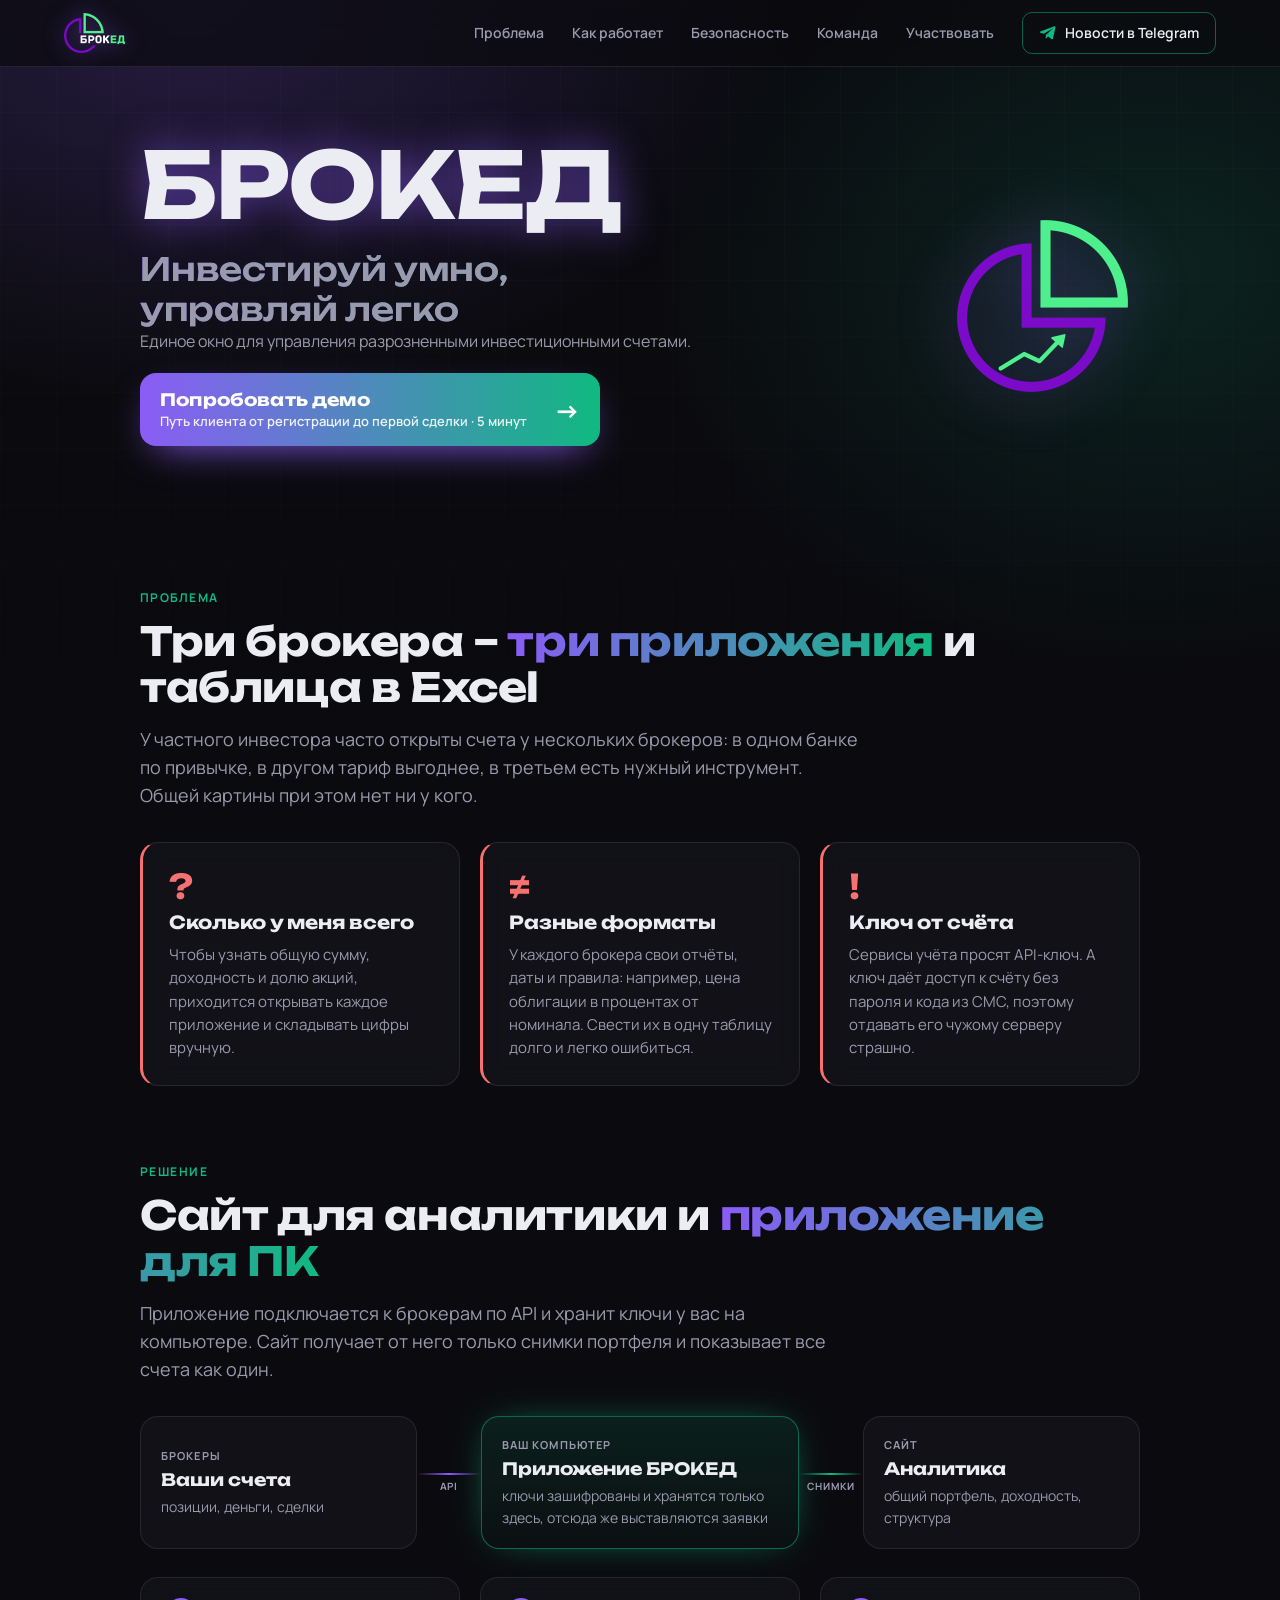
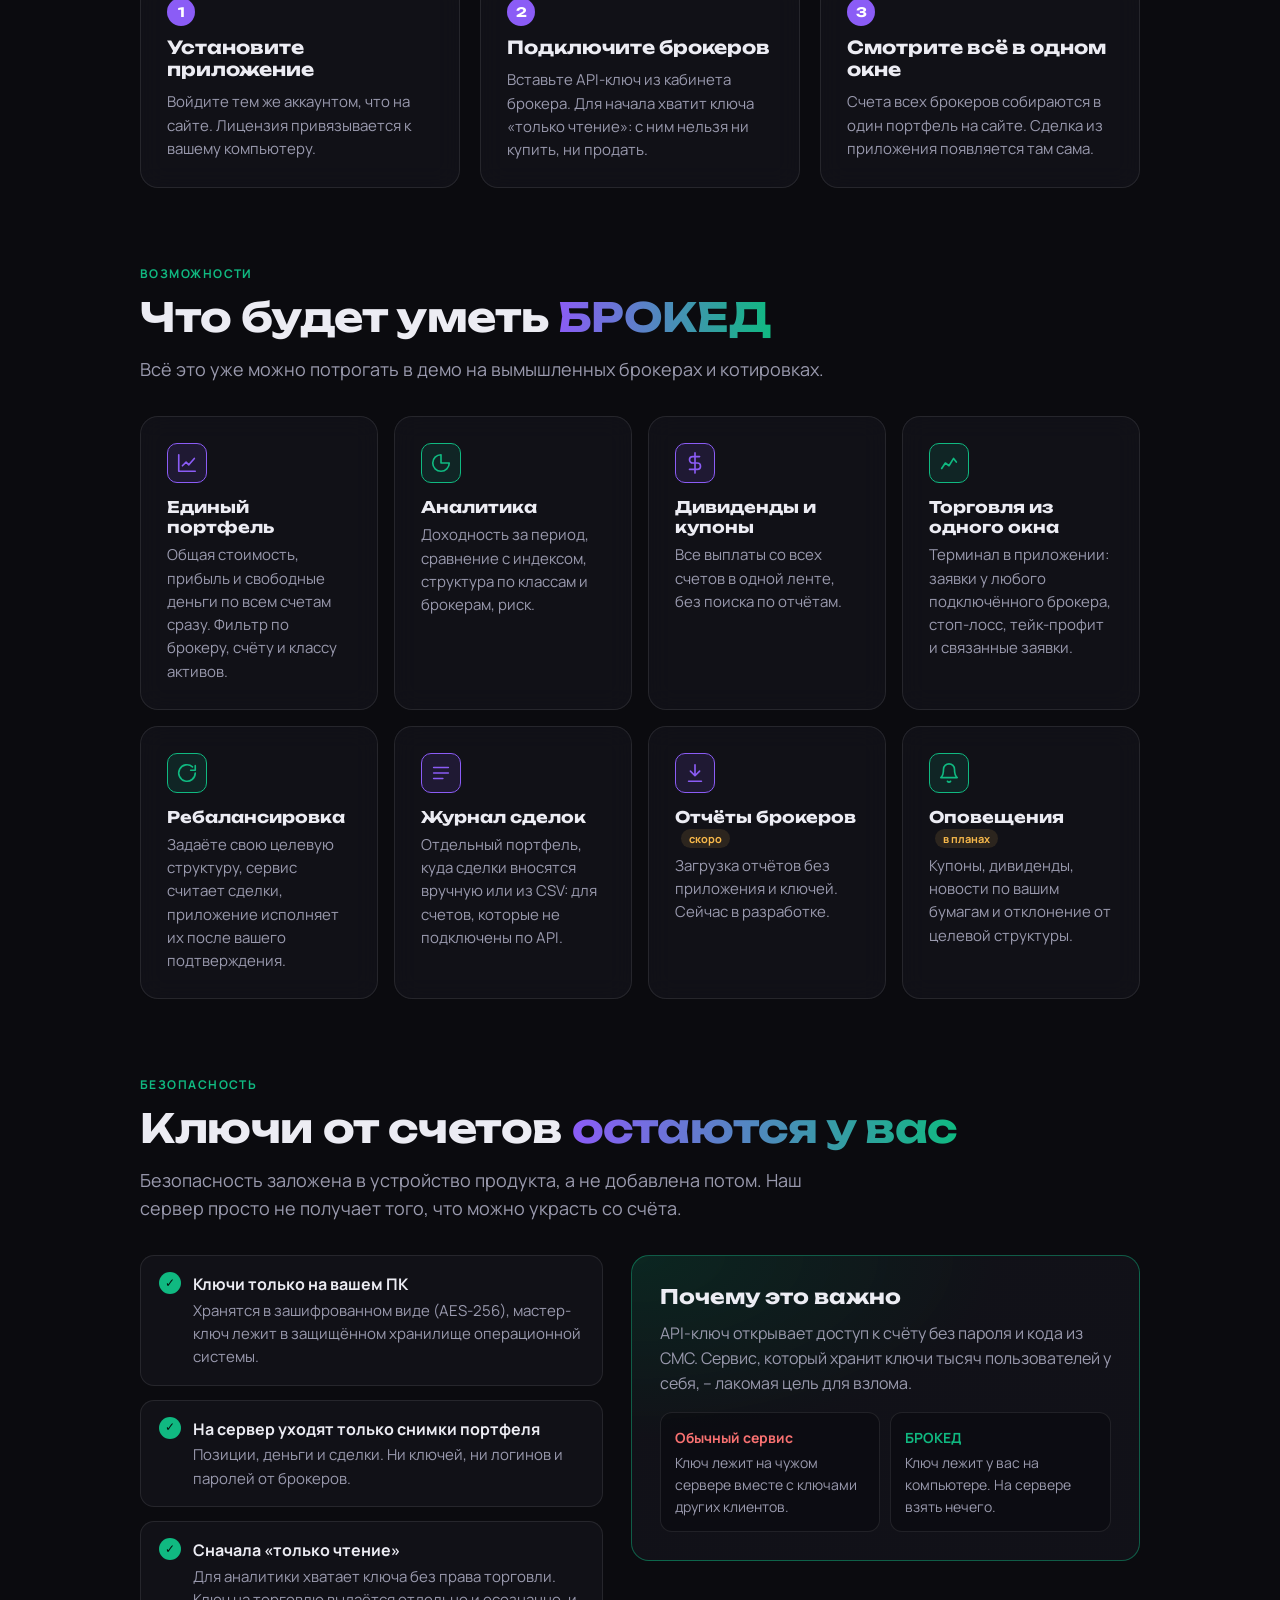
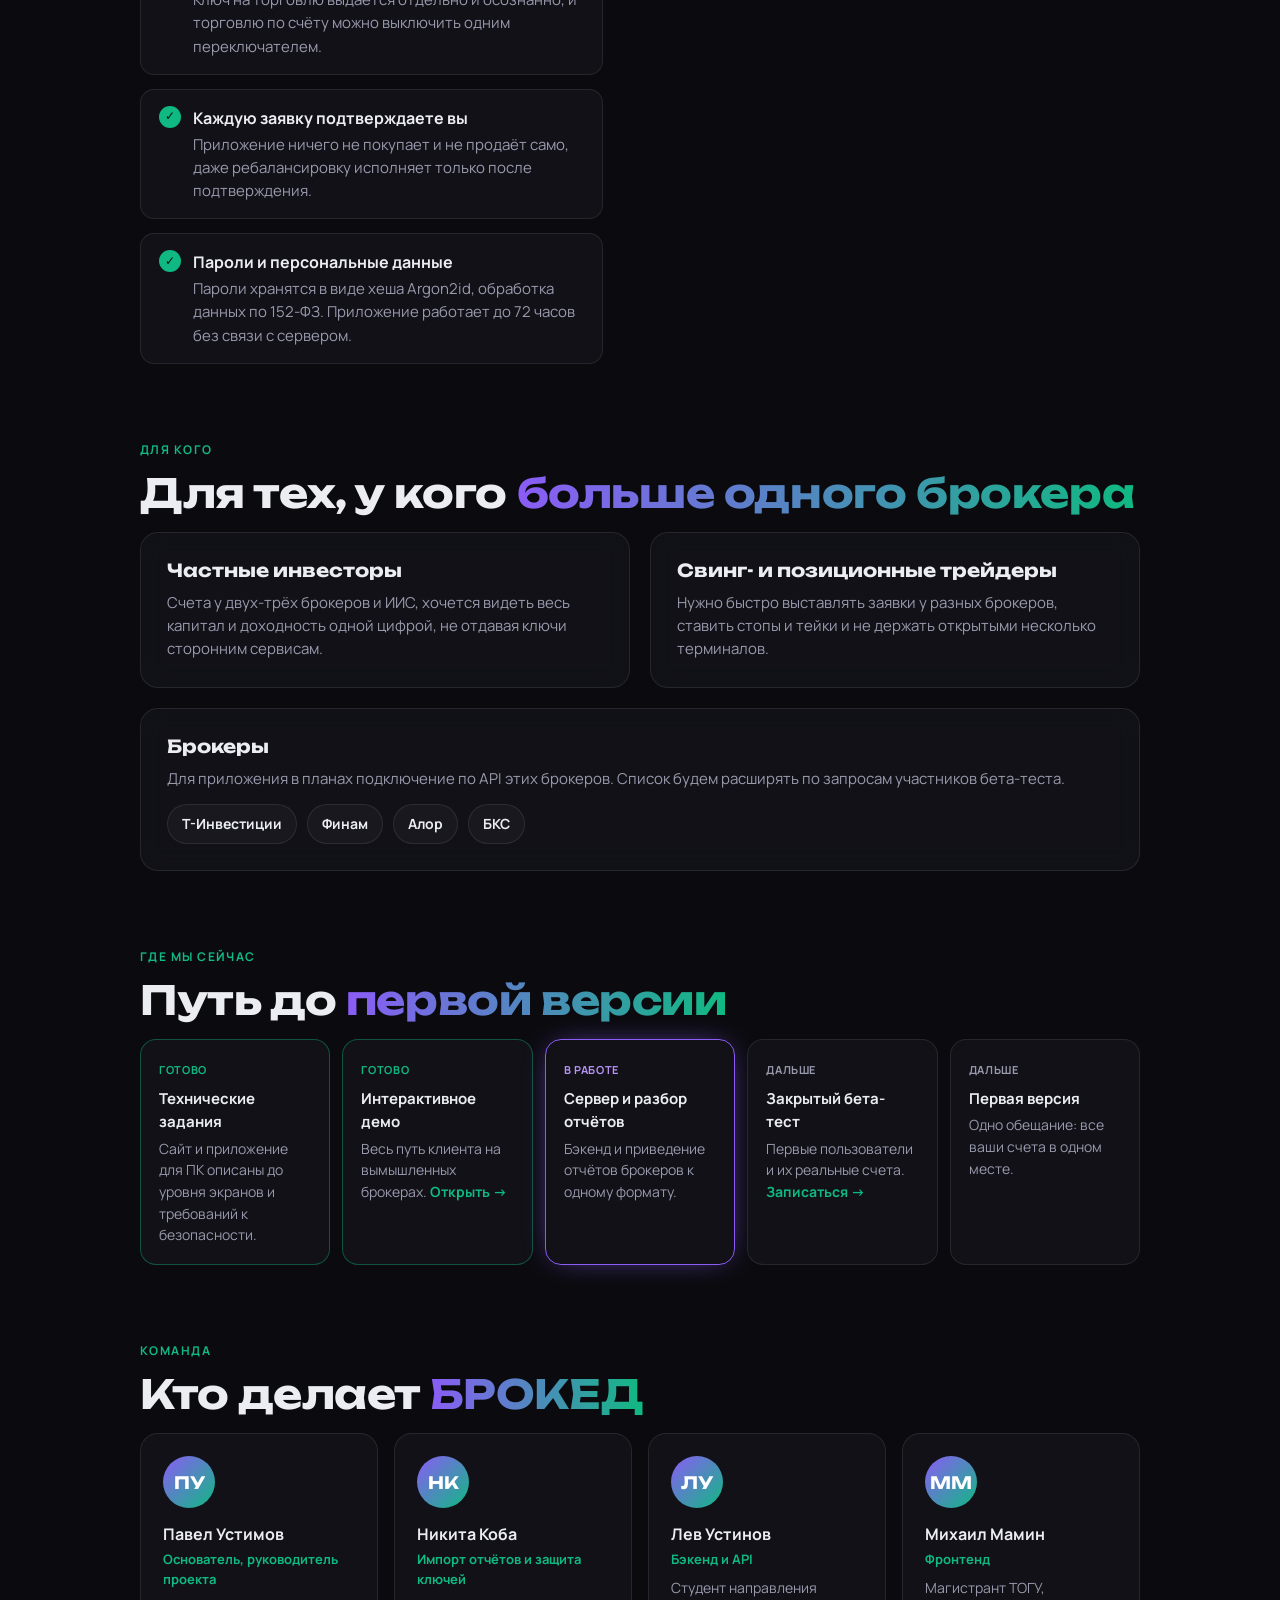
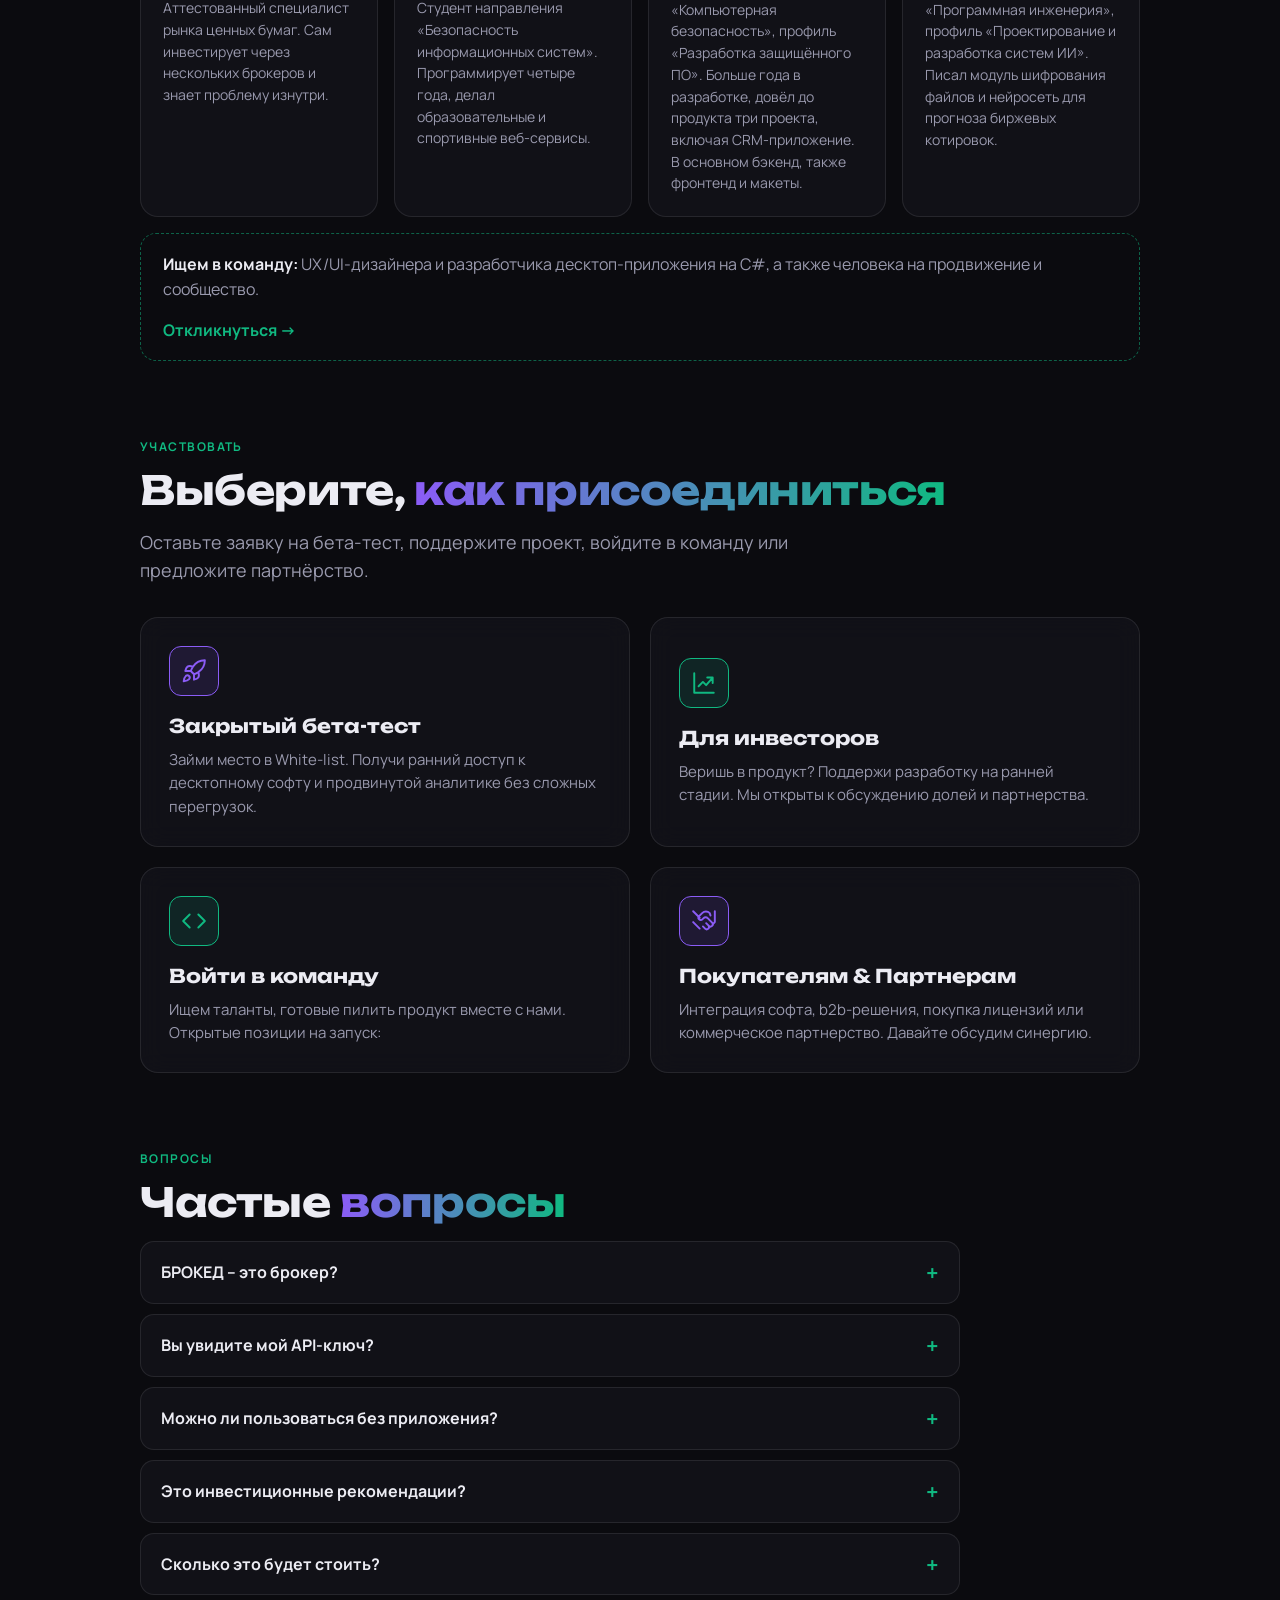
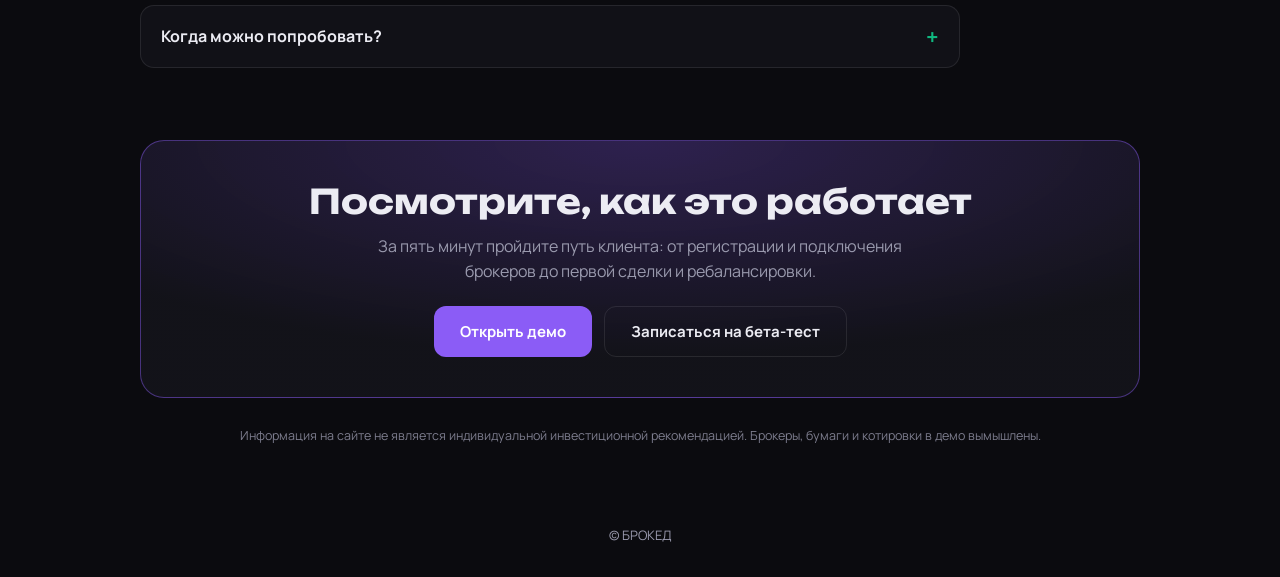
<file: index.html>
<!DOCTYPE html>
<html lang="ru">
<head>
<meta charset="utf-8">
<meta name="viewport" content="width=device-width, initial-scale=1, viewport-fit=cover">
<title>БРОКЕД — Инвестируй умно, управляй легко</title>
<link rel="stylesheet" href="https://fonts.googleapis.com/css2?family=Manrope:wght@400;600;800&family=Unbounded:wght@500;700&display=swap">
<style>
:root{--bg:#0B0B0F;--panel:rgba(22,22,30,.62);--line:rgba(255,255,255,.09);--tx:#ECECF3;--mut:#9A9AAE;--v:#8B5CF6;--g:#10B981;box-sizing:border-box;padding-top:env(safe-area-inset-top,0px);padding-bottom:env(safe-area-inset-bottom,0px)}
*,*::before,*::after{box-sizing:inherit}
html{scroll-padding-top:env(safe-area-inset-top,0px)}
body{margin:0;background:var(--bg);color:var(--tx);font:400 16px/1.55 Manrope,system-ui,sans-serif;min-height:100vh;overflow-x:hidden;
background-image:linear-gradient(var(--line) 1px,transparent 1px),linear-gradient(90deg,var(--line) 1px,transparent 1px);background-size:56px 56px;background-attachment:fixed}
body::before{content:"";position:fixed;inset:0;z-index:-1;background:radial-gradient(600px 400px at 15% 0,rgba(139,92,246,.22),transparent),radial-gradient(500px 400px at 90% 30%,rgba(16,185,129,.14),transparent),linear-gradient(rgba(11,11,15,.82),var(--bg))}
header{position:sticky;top:env(safe-area-inset-top,0px);z-index:20;display:flex;justify-content:space-between;align-items:center;padding:12px max(20px,5vw);background:rgba(11,11,15,.7);backdrop-filter:blur(14px);-webkit-backdrop-filter:blur(14px);border-bottom:1px solid var(--line)}
.logo{height:40px;filter:drop-shadow(0 0 10px rgba(139,92,246,.55))}
.tg{display:inline-flex;gap:8px;align-items:center;color:var(--tx);text-decoration:none;font-weight:600;font-size:14px;padding:9px 16px;border:1px solid rgba(16,185,129,.5);border-radius:10px;transition:.25s}
.tg:hover{box-shadow:0 0 18px rgba(16,185,129,.5);background:rgba(16,185,129,.1)}
.tg svg{width:18px;height:18px;fill:var(--g)}
main{max-width:1040px;margin:0 auto;padding:0 20px 80px}
.hero{padding:72px 0 48px;display:grid;grid-template-columns:1fr auto;gap:40px;align-items:center}
.hero img{width:200px;filter:drop-shadow(0 0 30px rgba(139,92,246,.45))}
h1{font:700 clamp(44px,9vw,92px)/1 Unbounded,Manrope,sans-serif;margin:0 0 18px;letter-spacing:-.02em;text-shadow:0 0 40px rgba(139,92,246,.6)}
.motto{font:500 clamp(20px,3.4vw,32px)/1.25 Unbounded,Manrope,sans-serif;margin:0 0 20px;background:linear-gradient(90deg,var(--v),var(--g));-webkit-background-clip:text;background-clip:text;color:transparent}
.hero p{color:var(--mut);max-width:560px;margin:0}
.grid{display:grid;grid-template-columns:1fr 1fr;gap:20px}
.card{all:unset;box-sizing:border-box;cursor:pointer;display:block;padding:28px;border-radius:18px;background:var(--panel);backdrop-filter:blur(12px);-webkit-backdrop-filter:blur(12px);border:1px solid var(--line);transition:transform .25s,box-shadow .25s,border-color .25s}
.card:focus-visible{outline:2px solid var(--tx);outline-offset:3px}
.card .ic{width:50px;height:50px;border-radius:12px;display:grid;place-items:center;margin-bottom:18px;border:1px solid var(--c);color:var(--c);background:color-mix(in srgb,var(--c) 12%,transparent)}
.card .ic svg{width:26px;height:26px;stroke:currentColor;fill:none;stroke-width:1.8;stroke-linecap:round;stroke-linejoin:round}
.card h3{font:700 19px Unbounded,Manrope,sans-serif;margin:0 0 10px}
.card p{margin:0;color:var(--mut);font-size:15px}
.card:hover{transform:translateY(-6px);border-color:var(--c);box-shadow:0 12px 40px -8px color-mix(in srgb,var(--c) 55%,transparent),0 0 0 1px var(--c)}
.v{--c:var(--v)}.g{--c:var(--g)}
.ov{position:fixed;inset:0;z-index:50;display:none;align-items:center;justify-content:center;padding:20px;background:rgba(5,5,8,.7);backdrop-filter:blur(8px);-webkit-backdrop-filter:blur(8px)}
.ov.on{display:flex}
.modal{position:relative;width:100%;max-width:480px;max-height:90vh;overflow:auto;padding:30px;border-radius:18px;background:#13131B;border:1px solid var(--c,var(--v));box-shadow:0 0 50px -10px var(--c,var(--v));animation:pop .22s ease-out}
@keyframes pop{from{opacity:0;transform:scale(.95) translateY(10px)}}
.modal h2{font:700 21px Unbounded,Manrope,sans-serif;margin:0 40px 8px 0}
.modal .sub{color:var(--mut);margin:0 0 20px;font-size:15px}
.x{position:absolute;top:14px;right:14px;width:36px;height:36px;border-radius:10px;border:1px solid var(--line);background:none;color:var(--mut);font-size:20px;cursor:pointer}
.x:hover{color:var(--tx);border-color:var(--tx)}
label{display:block;font-size:13px;color:var(--mut);margin:14px 0 6px;font-weight:600}
input,select,textarea{width:100%;padding:12px 14px;border-radius:10px;border:1px solid var(--line);background:#0B0B0F;color:var(--tx);font:inherit;font-size:16px}
textarea{min-height:90px;resize:vertical}
input:focus,select:focus,textarea:focus{outline:none;border-color:var(--c,var(--v));box-shadow:0 0 0 3px color-mix(in srgb,var(--c,var(--v)) 25%,transparent)}
.btn{display:inline-flex;justify-content:center;align-items:center;gap:10px;width:100%;margin-top:22px;padding:14px;border:0;border-radius:12px;background:var(--c,var(--v));color:#fff;font:700 15px Manrope,sans-serif;cursor:pointer;text-decoration:none;transition:.25s}
.g .btn,.btn.g{color:#04130d}
.btn:hover{box-shadow:0 0 24px var(--c,var(--v))}
.btn[disabled]{opacity:.7;cursor:wait}
.btn.ghost{background:none;border:1px solid var(--line);color:var(--tx);margin-top:12px}
.sp{display:none;width:18px;height:18px;border:2px solid rgba(255,255,255,.4);border-top-color:currentColor;border-radius:50%;animation:spin .7s linear infinite}
.loading .sp{display:inline-block}
@keyframes spin{to{transform:rotate(360deg)}}
.tags{display:flex;flex-wrap:wrap;gap:8px;margin-bottom:6px}
.tags span{display:inline-flex;align-items:center;gap:8px;padding:7px 12px;border-radius:999px;border:1px solid rgba(16,185,129,.4);background:rgba(16,185,129,.08);font-size:14px}
.tags span::before{content:"";width:8px;height:8px;border-radius:50%;background:var(--g);box-shadow:0 0 8px var(--g)}
.ok{text-align:center;padding:10px 0}
.ok .ring{width:68px;height:68px;margin:0 auto 18px;border-radius:50%;display:grid;place-items:center;border:2px solid var(--g);color:var(--g);font-size:32px;box-shadow:0 0 30px rgba(16,185,129,.5)}
.ok h2{margin:0 0 10px}
.err{color:#F87171;font-size:13px;margin-top:10px;display:none}
footer{text-align:center;color:var(--mut);font-size:13px;padding:0 20px 32px}
@media(max-width:720px){.grid{grid-template-columns:1fr}.hero{grid-template-columns:1fr;padding-top:44px}.hero img{width:110px;order:-1}.tg span{display:none}.logo{height:34px}}
@media(prefers-reduced-motion:reduce){*{animation:none!important;transition:none!important}}
.demo-cta{display:flex;align-items:center;gap:16px;max-width:460px;margin:20px 0 26px;padding:16px 20px;border-radius:16px;text-decoration:none;color:#fff;background:linear-gradient(90deg,var(--v),var(--g));box-shadow:0 14px 40px -16px var(--v);transition:transform .15s}
.demo-cta:hover{transform:translateY(-2px)}.demo-cta span{display:flex;flex-direction:column;gap:2px;flex:1}.demo-cta b{font:700 17px Unbounded,Manrope,sans-serif;letter-spacing:.01em}.demo-cta small{font:600 13px Manrope,sans-serif;opacity:.9}.demo-cta i{font-style:normal;font-size:26px;font-weight:800}
.pick{margin-bottom:0}
@media(max-width:720px){.demo-cta{max-width:none}}

/* ---------- разделы о продукте ---------- */
.hnav{display:flex;gap:4px;margin-left:auto;margin-right:16px}
.hnav a{color:var(--mut);text-decoration:none;font-size:14px;font-weight:600;padding:8px 12px;border-radius:10px;transition:.2s}
.hnav a:hover{color:var(--tx);background:rgba(255,255,255,.05)}
html{scroll-behavior:smooth}
.sec{padding:64px 0 8px;scroll-margin-top:72px}
.eb{display:inline-block;font:700 12px Manrope,sans-serif;letter-spacing:.12em;text-transform:uppercase;color:var(--g);margin-bottom:12px}
.sec h2{font:700 clamp(26px,4vw,40px)/1.15 Unbounded,Manrope,sans-serif;margin:0 0 16px;letter-spacing:-.01em}
.sec h2 em{font-style:normal;background:linear-gradient(90deg,var(--v),var(--g));-webkit-background-clip:text;background-clip:text;color:transparent}
.lead2{color:var(--mut);font-size:18px;max-width:720px;margin:0 0 32px}
.panel{padding:26px;border-radius:18px;background:var(--panel);backdrop-filter:blur(12px);-webkit-backdrop-filter:blur(12px);border:1px solid var(--line)}
.panel h3{font:700 18px Unbounded,Manrope,sans-serif;margin:0 0 10px}
.panel p{margin:0;color:var(--mut);font-size:15px}
.cols3{display:grid;grid-template-columns:repeat(3,1fr);gap:20px}
.cols2{display:grid;grid-template-columns:1fr 1fr;gap:20px}
.cols4{display:grid;grid-template-columns:repeat(4,1fr);gap:16px}
.pain{border-left:3px solid #F87171}
.pain .n{display:block;font:700 34px Unbounded,Manrope,sans-serif;color:#F87171;margin-bottom:8px;line-height:1}
.flow{display:grid;grid-template-columns:1fr 64px 1.15fr 64px 1fr;align-items:stretch;margin:8px 0 28px}
.fnode{padding:20px;border-radius:18px;background:var(--panel);border:1px solid var(--line);display:flex;flex-direction:column;gap:6px;justify-content:center}
.fnode small{font:700 11px Manrope,sans-serif;letter-spacing:.1em;text-transform:uppercase;color:var(--mut)}
.fnode b{font:700 17px Unbounded,Manrope,sans-serif}
.fnode span{color:var(--mut);font-size:14px}
.fnode.pc{border-color:rgba(16,185,129,.5);background:linear-gradient(180deg,rgba(16,185,129,.12),rgba(16,185,129,.03));box-shadow:0 0 40px -18px var(--g)}
.farrow{display:flex;flex-direction:column;align-items:center;justify-content:center;gap:4px;color:var(--mut);font:700 10px Manrope,sans-serif;letter-spacing:.08em;text-transform:uppercase}
.farrow i{display:block;width:100%;height:2px;background:linear-gradient(90deg,transparent,var(--v),transparent);position:relative}
.farrow.out i{background:linear-gradient(90deg,transparent,var(--g),transparent)}
.steps{counter-reset:st;display:grid;grid-template-columns:repeat(3,1fr);gap:20px}
.steps .panel{position:relative;padding-top:58px}
.steps .panel::before{counter-increment:st;content:counter(st);position:absolute;top:20px;left:26px;width:28px;height:28px;border-radius:50%;display:grid;place-items:center;font:700 13px Unbounded,sans-serif;color:#fff;background:var(--v)}
.feat{display:flex;flex-direction:column;gap:6px}
.feat .ic2{width:40px;height:40px;border-radius:10px;display:grid;place-items:center;margin-bottom:8px;color:var(--c);border:1px solid var(--c);background:color-mix(in srgb,var(--c) 12%,transparent)}
.feat .ic2 svg{width:22px;height:22px;stroke:currentColor;fill:none;stroke-width:1.8;stroke-linecap:round;stroke-linejoin:round}
.feat h3{font-size:16px;margin:0}
.soon{display:inline-block;margin-left:6px;padding:2px 8px;border-radius:99px;font:700 11px Manrope,sans-serif;color:#F7B84B;background:rgba(247,184,75,.12);vertical-align:middle}
.sec-safe{display:grid;grid-template-columns:1fr 1.1fr;gap:28px;align-items:start}
.checks{list-style:none;padding:0;margin:0;display:flex;flex-direction:column;gap:14px}
.checks li{padding:16px 18px 16px 52px;border-radius:14px;background:var(--panel);border:1px solid var(--line);position:relative;color:var(--mut);font-size:15px}
.checks li b{display:block;color:var(--tx);font-size:16px;margin-bottom:2px}
.checks li::before{content:"✓";position:absolute;left:18px;top:16px;width:22px;height:22px;border-radius:50%;display:grid;place-items:center;font-size:12px;font-weight:800;color:#04130d;background:var(--g)}
.keybox{padding:28px;border-radius:18px;border:1px solid rgba(16,185,129,.45);background:radial-gradient(120% 100% at 0 0,rgba(16,185,129,.16),rgba(22,22,30,.6) 60%);position:sticky;top:90px}
.keybox h3{font:700 20px Unbounded,Manrope,sans-serif;margin:0 0 12px}
.keybox p{color:var(--mut);margin:0 0 12px}
.keybox .vs{display:grid;grid-template-columns:1fr 1fr;gap:10px;margin-top:16px}
.keybox .vs div{padding:14px;border-radius:12px;background:rgba(11,11,15,.6);border:1px solid var(--line);font-size:14px;color:var(--mut)}
.keybox .vs b{display:block;color:var(--tx);margin-bottom:4px}
.keybox .vs .bad b{color:#F87171}.keybox .vs .good b{color:var(--g)}
.who li{margin:0 0 8px}
.brk{display:flex;flex-wrap:wrap;gap:10px;margin-top:14px}
.brk span{padding:8px 14px;border-radius:99px;border:1px solid var(--line);background:rgba(255,255,255,.03);font-weight:700;font-size:14px}
.road{list-style:none;padding:0;margin:0;display:grid;grid-template-columns:repeat(5,1fr);gap:12px}
.road li{padding:18px;border-radius:16px;background:var(--panel);border:1px solid var(--line);font-size:14px;color:var(--mut);position:relative}
.road li b{display:block;color:var(--tx);font-size:15px;margin:8px 0 4px}
.road li .st{font:700 11px Manrope,sans-serif;letter-spacing:.06em;text-transform:uppercase}
.road li.done{border-color:rgba(16,185,129,.4)} .road li.done .st{color:var(--g)}
.road li.now{border-color:var(--v);box-shadow:0 0 30px -12px var(--v)} .road li.now .st{color:#B794F6}
.road li.next .st{color:var(--mut)}
.team{display:grid;grid-template-columns:repeat(4,1fr);gap:16px}
.person{padding:22px;border-radius:18px;background:var(--panel);border:1px solid var(--line)}
.ava{width:52px;height:52px;border-radius:50%;display:grid;place-items:center;font:700 17px Unbounded,sans-serif;color:#fff;margin-bottom:14px;background:linear-gradient(135deg,var(--v),var(--g))}
.person b{display:block;font-size:16px}.person .role{display:block;color:var(--g);font-size:13px;font-weight:700;margin:2px 0 8px}
.person p{margin:0;color:var(--mut);font-size:14px}
.hire{margin-top:16px;display:flex;align-items:center;justify-content:space-between;gap:16px;flex-wrap:wrap;padding:18px 22px;border-radius:16px;border:1px dashed rgba(16,185,129,.5)}
.hire p{margin:0;color:var(--mut)} .hire b{color:var(--tx)}
.lnk{all:unset;cursor:pointer;color:var(--g);font-weight:700;white-space:nowrap}.lnk:hover{text-decoration:underline}
.faq{display:flex;flex-direction:column;gap:10px;max-width:820px}
.faq details{border-radius:14px;background:var(--panel);border:1px solid var(--line);padding:0 20px}
.faq summary{cursor:pointer;list-style:none;padding:18px 28px 18px 0;font-weight:700;font-size:16px;position:relative}
.faq summary::-webkit-details-marker{display:none}
.faq summary::after{content:"+";position:absolute;right:0;top:14px;font-size:22px;color:var(--g);transition:.2s}
.faq details[open] summary::after{transform:rotate(45deg)}
.faq details p{margin:0 0 18px;color:var(--mut)}
.final{margin-top:64px;padding:40px;border-radius:24px;text-align:center;background:radial-gradient(100% 120% at 50% 0,rgba(139,92,246,.28),rgba(22,22,30,.7) 70%);border:1px solid rgba(139,92,246,.45)}
.final h2{font:700 clamp(24px,3.6vw,34px)/1.2 Unbounded,Manrope,sans-serif;margin:0 0 12px}
.final p{color:var(--mut);margin:0 auto 22px;max-width:560px}
.final .row{display:flex;gap:12px;justify-content:center;flex-wrap:wrap}
.final .btn{width:auto;margin:0;padding:14px 26px}
.final .btn.ghost{margin:0}
.disc{color:var(--mut);font-size:12.5px;max-width:820px;margin:28px auto 0;text-align:center;opacity:.8}
@media(max-width:980px){.cols4,.team{grid-template-columns:1fr 1fr}.road{grid-template-columns:1fr 1fr}.sec-safe{grid-template-columns:1fr}.keybox{position:static}.hnav{display:none}}
@media(max-width:720px){.cols3,.cols2,.steps{grid-template-columns:1fr}.flow{grid-template-columns:1fr;gap:0}.farrow{height:40px}.farrow i{width:2px;height:100%;background:linear-gradient(180deg,transparent,var(--v),transparent)}.farrow.out i{background:linear-gradient(180deg,transparent,var(--g),transparent)}.sec{padding-top:48px}.lead2{font-size:16px}.final{padding:28px 20px}.keybox .vs{grid-template-columns:1fr}}
@media(max-width:480px){.cols4,.team,.road{grid-template-columns:1fr}}
</style>
</head>
<body>
<header>
  <img class="logo" src="[data-uri]" alt="БРОКЕД">
  <nav class="hnav" aria-label="Разделы"><a href="#problem">Проблема</a><a href="#how">Как работает</a><a href="#safe">Безопасность</a><a href="#team">Команда</a><a href="#join">Участвовать</a></nav>
  <a class="tg" href="https://t.me/broked_ru" target="_blank" rel="noopener"><svg viewBox="0 0 24 24"><path d="M21.9 4.3 18.7 19.4c-.2 1-.9 1.3-1.7.8l-4.8-3.6-2.3 2.3c-.3.3-.5.5-1 .5l.3-4.9 8.9-8c.4-.3-.1-.5-.6-.2L6.5 13 1.8 11.500c-1-.3-1-1 .2-1.500L20.300 3c.9-.3 1.600.2 1.600 1.300z"/></svg><span>Новости в Telegram</span></a>
</header>
<main>
  <section class="hero">
    <div>
      <h1>БРОКЕД</h1>
      <p class="motto">Инвестируй умно, управляй легко</p>
      <p>Единое окно для управления разрозненными инвестиционными счетами.</p>
      <a class="demo-cta" href="demo/?v=20261116e"><span><b>Попробовать демо</b><small>Путь клиента от регистрации до первой сделки · 5 минут</small></span><i aria-hidden="true">→</i></a>
    </div>
    <img src="[data-uri]" alt="">
  </section>

  <section class="sec" id="problem">
    <span class="eb">Проблема</span>
    <h2>Три брокера – <em>три приложения</em> и таблица в Excel</h2>
    <p class="lead2">У частного инвестора часто открыты счета у нескольких брокеров: в одном банке по привычке, в другом тариф выгоднее, в третьем есть нужный инструмент. Общей картины при этом нет ни у кого.</p>
    <div class="cols3">
      <div class="panel pain"><span class="n">?</span><h3>Сколько у меня всего</h3><p>Чтобы узнать общую сумму, доходность и долю акций, приходится открывать каждое приложение и складывать цифры вручную.</p></div>
      <div class="panel pain"><span class="n">≠</span><h3>Разные форматы</h3><p>У каждого брокера свои отчёты, даты и правила: например, цена облигации в процентах от номинала. Свести их в одну таблицу долго и легко ошибиться.</p></div>
      <div class="panel pain"><span class="n">!</span><h3>Ключ от счёта</h3><p>Сервисы учёта просят API-ключ. А ключ даёт доступ к счёту без пароля и кода из СМС, поэтому отдавать его чужому серверу страшно.</p></div>
    </div>
  </section>

  <section class="sec" id="how">
    <span class="eb">Решение</span>
    <h2>Сайт для аналитики и <em>приложение для ПК</em></h2>
    <p class="lead2">Приложение подключается к брокерам по API и хранит ключи у вас на компьютере. Сайт получает от него только снимки портфеля и показывает все счета как один.</p>
    <div class="flow" aria-label="Схема: брокеры, приложение на вашем компьютере, сайт">
      <div class="fnode"><small>Брокеры</small><b>Ваши счета</b><span>позиции, деньги, сделки</span></div>
      <div class="farrow"><i></i>API</div>
      <div class="fnode pc"><small>Ваш компьютер</small><b>Приложение БРОКЕД</b><span>ключи зашифрованы и хранятся только здесь, отсюда же выставляются заявки</span></div>
      <div class="farrow out"><i></i>снимки</div>
      <div class="fnode"><small>Сайт</small><b>Аналитика</b><span>общий портфель, доходность, структура</span></div>
    </div>
    <div class="steps">
      <div class="panel"><h3>Установите приложение</h3><p>Войдите тем же аккаунтом, что на сайте. Лицензия привязывается к вашему компьютеру.</p></div>
      <div class="panel"><h3>Подключите брокеров</h3><p>Вставьте API-ключ из кабинета брокера. Для начала хватит ключа «только чтение»: с ним нельзя ни купить, ни продать.</p></div>
      <div class="panel"><h3>Смотрите всё в одном окне</h3><p>Счета всех брокеров собираются в один портфель на сайте. Сделка из приложения появляется там сама.</p></div>
    </div>
  </section>

  <section class="sec" id="features">
    <span class="eb">Возможности</span>
    <h2>Что будет уметь <em>БРОКЕД</em></h2>
    <p class="lead2">Всё это уже можно потрогать в демо на вымышленных брокерах и котировках.</p>
    <div class="cols4">
      <div class="panel feat v"><span class="ic2"><svg viewBox="0 0 24 24"><path d="M3 3v18h18M7 15l4-4 3 3 6-7"/></svg></span><h3>Единый портфель</h3><p>Общая стоимость, прибыль и свободные деньги по всем счетам сразу. Фильтр по брокеру, счёту и классу активов.</p></div>
      <div class="panel feat g"><span class="ic2"><svg viewBox="0 0 24 24"><path d="M12 3a9 9 0 1 0 9 9h-9z"/></svg></span><h3>Аналитика</h3><p>Доходность за период, сравнение с индексом, структура по классам и брокерам, риск.</p></div>
      <div class="panel feat v"><span class="ic2"><svg viewBox="0 0 24 24"><path d="M12 1v22M17 5H9.5a3.500 3.500 0 0 0 0 7h5a3.500 3.500 0 0 1 0 7H6"/></svg></span><h3>Дивиденды и купоны</h3><p>Все выплаты со всех счетов в одной ленте, без поиска по отчётам.</p></div>
      <div class="panel feat g"><span class="ic2"><svg viewBox="0 0 24 24"><path d="M4 18l4-6 4 3 5-8 3 4"/></svg></span><h3>Торговля из одного окна</h3><p>Терминал в приложении: заявки у любого подключённого брокера, стоп-лосс, тейк-профит и связанные заявки.</p></div>
      <div class="panel feat g"><span class="ic2"><svg viewBox="0 0 24 24"><path d="M21 12a9 9 0 1 1-3-6.700M21 4v5h-5"/></svg></span><h3>Ребалансировка</h3><p>Задаёте свою целевую структуру, сервис считает сделки, приложение исполняет их после вашего подтверждения.</p></div>
      <div class="panel feat v"><span class="ic2"><svg viewBox="0 0 24 24"><path d="M4 6h16M4 12h16M4 18h10"/></svg></span><h3>Журнал сделок</h3><p>Отдельный портфель, куда сделки вносятся вручную или из CSV: для счетов, которые не подключены по API.</p></div>
      <div class="panel feat v"><span class="ic2"><svg viewBox="0 0 24 24"><path d="M12 3v12M7 10l5 5 5-5M5 21h14"/></svg></span><h3>Отчёты брокеров <span class="soon">скоро</span></h3><p>Загрузка отчётов без приложения и ключей. Сейчас в разработке.</p></div>
      <div class="panel feat g"><span class="ic2"><svg viewBox="0 0 24 24"><path d="M18 8a6 6 0 1 0-12 0c0 7-3 9-3 9h18s-3-2-3-9M13.700 21a2 2 0 0 1-3.400 0"/></svg></span><h3>Оповещения <span class="soon">в планах</span></h3><p>Купоны, дивиденды, новости по вашим бумагам и отклонение от целевой структуры.</p></div>
    </div>
  </section>

  <section class="sec" id="safe">
    <span class="eb">Безопасность</span>
    <h2>Ключи от счетов <em>остаются у вас</em></h2>
    <p class="lead2">Безопасность заложена в устройство продукта, а не добавлена потом. Наш сервер просто не получает того, что можно украсть со счёта.</p>
    <div class="sec-safe">
      <ul class="checks">
        <li><b>Ключи только на вашем ПК</b>Хранятся в зашифрованном виде (AES-256), мастер-ключ лежит в защищённом хранилище операционной системы.</li>
        <li><b>На сервер уходят только снимки портфеля</b>Позиции, деньги и сделки. Ни ключей, ни логинов и паролей от брокеров.</li>
        <li><b>Сначала «только чтение»</b>Для аналитики хватает ключа без права торговли. Ключ на торговлю выдаётся отдельно и осознанно, и торговлю по счёту можно выключить одним переключателем.</li>
        <li><b>Каждую заявку подтверждаете вы</b>Приложение ничего не покупает и не продаёт само, даже ребалансировку исполняет только после подтверждения.</li>
        <li><b>Пароли и персональные данные</b>Пароли хранятся в виде хеша Argon2id, обработка данных по 152-ФЗ. Приложение работает до 72 часов без связи с сервером.</li>
      </ul>
      <div class="keybox">
        <h3>Почему это важно</h3>
        <p>API-ключ открывает доступ к счёту без пароля и кода из СМС. Сервис, который хранит ключи тысяч пользователей у себя, – лакомая цель для взлома.</p>
        <div class="vs">
          <div class="bad"><b>Обычный сервис</b>Ключ лежит на чужом сервере вместе с ключами других клиентов.</div>
          <div class="good"><b>БРОКЕД</b>Ключ лежит у вас на компьютере. На сервере взять нечего.</div>
        </div>
      </div>
    </div>
  </section>

  <section class="sec" id="who">
    <span class="eb">Для кого</span>
    <h2>Для тех, у кого <em>больше одного брокера</em></h2>
    <div class="cols2">
      <div class="panel"><h3>Частные инвесторы</h3><p>Счета у двух-трёх брокеров и ИИС, хочется видеть весь капитал и доходность одной цифрой, не отдавая ключи сторонним сервисам.</p></div>
      <div class="panel"><h3>Свинг- и позиционные трейдеры</h3><p>Нужно быстро выставлять заявки у разных брокеров, ставить стопы и тейки и не держать открытыми несколько терминалов.</p></div>
    </div>
    <div class="panel" style="margin-top:20px"><h3>Брокеры</h3><p>Для приложения в планах подключение по API этих брокеров. Список будем расширять по запросам участников бета-теста.</p>
      <div class="brk"><span>Т-Инвестиции</span><span>Финам</span><span>Алор</span><span>БКС</span></div></div>
  </section>

  <section class="sec" id="stage">
    <span class="eb">Где мы сейчас</span>
    <h2>Путь до <em>первой версии</em></h2>
    <ol class="road">
      <li class="done"><span class="st">Готово</span><b>Технические задания</b>Сайт и приложение для ПК описаны до уровня экранов и требований к безопасности.</li>
      <li class="done"><span class="st">Готово</span><b>Интерактивное демо</b>Весь путь клиента на вымышленных брокерах. <a class="lnk" href="demo/?v=20261116e">Открыть →</a></li>
      <li class="now"><span class="st">В работе</span><b>Сервер и разбор отчётов</b>Бэкенд и приведение отчётов брокеров к одному формату.</li>
      <li class="next"><span class="st">Дальше</span><b>Закрытый бета-тест</b>Первые пользователи и их реальные счета. <button class="lnk" data-open="m-beta">Записаться →</button></li>
      <li class="next"><span class="st">Дальше</span><b>Первая версия</b>Одно обещание: все ваши счета в одном месте.</li>
    </ol>
  </section>

  <section class="sec" id="team">
    <span class="eb">Команда</span>
    <h2>Кто делает <em>БРОКЕД</em></h2>
    <div class="team">
      <div class="person"><span class="ava">ПУ</span><b>Павел Устимов</b><span class="role">Основатель, руководитель проекта</span><p>Аттестованный специалист рынка ценных бумаг. Сам инвестирует через нескольких брокеров и знает проблему изнутри.</p></div>
      <div class="person"><span class="ava">НК</span><b>Никита Коба</b><span class="role">Импорт отчётов и защита ключей</span><p>Студент направления «Безопасность информационных систем». Программирует четыре года, делал образовательные и спортивные веб-сервисы.</p></div>
      <div class="person"><span class="ava">ЛУ</span><b>Лев Устинов</b><span class="role">Бэкенд и API</span><p>Студент направления «Компьютерная безопасность», профиль «Разработка защищённого ПО». Больше года в разработке, довёл до продукта три проекта, включая CRM-приложение. В основном бэкенд, также фронтенд и макеты.</p></div>
      <div class="person"><span class="ava">ММ</span><b>Михаил Мамин</b><span class="role">Фронтенд</span><p>Магистрант ТОГУ, «Программная инженерия», профиль «Проектирование и разработка систем ИИ». Писал модуль шифрования файлов и нейросеть для прогноза биржевых котировок.</p></div>
    </div>
    <div class="hire"><p><b>Ищем в команду:</b> UX/UI-дизайнера и разработчика десктоп-приложения на C#, а также человека на продвижение и сообщество.</p><button class="lnk" data-open="m-team">Откликнуться →</button></div>
  </section>

  <section class="sec" id="join">
    <span class="eb">Участвовать</span>
    <h2>Выберите, <em>как присоединиться</em></h2>
    <p class="lead2">Оставьте заявку на бета-тест, поддержите проект, войдите в команду или предложите партнёрство.</p>
  <div class="grid">
    <button class="card v" data-open="m-beta"><div class="ic"><svg viewBox="0 0 24 24"><path d="M4.5 16.500c-1.500 1.300-2 5-2 5s3.700-.5 5-2c.7-.8.700-2.100-.1-2.900a2.200 2.200 0 0 0-2.900-.1zM12 15l-3-3a22 22 0 0 1 2-3.900A12.900 12.900 0 0 1 22 2c0 2.700-.8 7.500-6 11a22 22 0 0 1-4 2zM9 12H4s.6-3 2-4c1.600-1.100 5 0 5 0M12 15v5s3-.6 4-2c1.100-1.600 0-5 0-5"/></svg></div><h3>Закрытый бета-тест</h3><p>Займи место в White-list. Получи ранний доступ к десктопному софту и продвинутой аналитике без сложных перегрузок.</p></button>
    <button class="card g" data-open="m-inv"><div class="ic"><svg viewBox="0 0 24 24"><path d="M3 3v18h18M7 15l4-4 3 3 6-7M15 7h5v5"/></svg></div><h3>Для инвесторов</h3><p>Веришь в продукт? Поддержи разработку на ранней стадии. Мы открыты к обсуждению долей и партнерства.</p></button>
    <button class="card g" data-open="m-team"><div class="ic"><svg viewBox="0 0 24 24"><path d="m16 18 6-6-6-6M8 6l-6 6 6 6"/></svg></div><h3>Войти в команду</h3><p>Ищем таланты, готовые пилить продукт вместе с нами. Открытые позиции на запуск:</p></button>
    <button class="card v" data-open="m-partner"><div class="ic"><svg viewBox="0 0 24 24"><path d="m11 17 2 2a1 1 0 0 0 3-3M14 14l2.500 2.500a1 1 0 0 0 3-3l-3.900-3.900a3 3 0 0 0-4.200 0l-.9.900a1 1 0 0 1-3-3l2.800-2.800a5 5 0 0 1 7 0L18 7M2 13l6 6M2 3l6 6M22 13l-2 2M22 3v10"/></svg></div><h3>Покупателям &amp; Партнерам</h3><p>Интеграция софта, b2b-решения, покупка лицензий или коммерческое партнерство. Давайте обсудим синергию.</p></button>
  </div>
  </section>

  <section class="sec" id="faq">
    <span class="eb">Вопросы</span>
    <h2>Частые <em>вопросы</em></h2>
    <div class="faq">
      <details><summary>БРОКЕД – это брокер?</summary><p>Нет. Деньги и бумаги остаются у ваших брокеров, БРОКЕД только показывает их в одном окне и передаёт ваши заявки брокеру через его официальный API.</p></details>
      <details><summary>Вы увидите мой API-ключ?</summary><p>Нет. Ключ вводится в приложении на вашем компьютере, там же хранится в зашифрованном виде и на наш сервер не отправляется. Сайт получает только позиции, деньги и сделки.</p></details>
      <details><summary>Можно ли пользоваться без приложения?</summary><p>Загрузка отчётов брокеров прямо на сайт сейчас в разработке. Пока данные со счетов приходят через приложение, а сделки можно вносить вручную в журнал.</p></details>
      <details><summary>Это инвестиционные рекомендации?</summary><p>Нет. Ребалансировка считается только по той структуре, которую задаёте вы сами. Готовых модельных портфелей и советов, что покупать, нет.</p></details>
      <details><summary>Сколько это будет стоить?</summary><p>Цены ещё не утверждены. Участники закрытого бета-теста узнают о них первыми.</p></details>
      <details><summary>Когда можно попробовать?</summary><p>Демо открыто уже сейчас. Закрытый бета-тест на реальных счетах начнётся после готовности сервера, заявку можно оставить заранее.</p></details>
    </div>
  </section>

  <section class="final">
    <h2>Посмотрите, как это работает</h2>
    <p>За пять минут пройдите путь клиента: от регистрации и подключения брокеров до первой сделки и ребалансировки.</p>
    <div class="row"><a class="btn" href="demo/?v=20261116e">Открыть демо</a><button class="btn ghost" data-open="m-beta">Записаться на бета-тест</button></div>
  </section>
  <p class="disc">Информация на сайте не является индивидуальной инвестиционной рекомендацией. Брокеры, бумаги и котировки в демо вымышлены.</p>
</main>
<footer>© БРОКЕД</footer>

<div class="ov" id="m-beta"><div class="modal" style="--c:var(--v)"><button class="x" data-close aria-label="Закрыть">×</button>
  <h2>Закрытый бета-тест</h2><p class="sub">Оставь заявку на ранний доступ.</p>
  <form data-type="Beta Test" data-ok="m-ok1">
    <input type="text" name="website" style="display:none" tabindex="-1" autocomplete="off">
    <label>Telegram @username *</label><input name="telegram" placeholder="@username" required>
    <label>Количество брокеров *</label><input name="brokers" type="number" min="1" required>
    <label>Опыт в трейдинге</label><select name="experience"><option>Новичок</option><option>Любитель</option><option>Профи</option></select>
    <button class="btn" type="submit"><i class="sp"></i>Подать заявку</button><div class="err">Не удалось отправить. Проверь соединение и попробуй ещё раз.</div>
  </form></div></div>

<div class="ov" id="m-inv"><div class="modal" style="--c:var(--g)"><button class="x" data-close aria-label="Закрыть">×</button>
  <h2>Для инвесторов</h2><p class="sub">Вы можете поддержать проект, отправив инвест-пакет в нашу общую копилку разработки:</p>
  <a class="btn g" id="invBtn" href="https://messenger.sbrf.ru/sl/i3EBofHHNeKWNIdxC" target="_blank" rel="noopener">Поддержать проект</a>
  <a class="btn ghost" href="https://t.me/usohashi" target="_blank" rel="noopener">Связаться с фаундером</a></div></div>

<div class="ov" id="m-team"><div class="modal" style="--c:var(--g)"><button class="x" data-close aria-label="Закрыть">×</button>
  <h2>Войти в команду</h2><p class="sub">Открытые позиции на запуск:</p>
  <div class="tags"><span>Backend-разработчик</span><span>Frontend-разработчик</span><span>UI/UX-дизайнер</span><span>Desktop-разработчик</span><span>Медиа-специалист (Медийщик)</span><span>QA / Тестировщик</span></div>
  <form data-type="Team" data-ok="m-ok3">
    <input type="text" name="website" style="display:none" tabindex="-1" autocomplete="off">
    <label>Имя и Telegram @username *</label><input name="name" required>
    <label>Ссылка на резюме / GitHub / Портфолио *</label><input name="link" required>
    <button class="btn" type="submit"><i class="sp"></i>Отправить отклик</button><div class="err">Не удалось отправить. Проверь соединение и попробуй ещё раз.</div>
  </form></div></div>

<div class="ov" id="m-partner"><div class="modal" style="--c:var(--v)"><button class="x" data-close aria-label="Закрыть">×</button>
  <h2>Коммерческое предложение</h2><p class="sub">Расскажите, что хотите обсудить.</p>
  <form data-type="Partner" data-ok="m-ok4">
    <input type="text" name="website" style="display:none" tabindex="-1" autocomplete="off">
    <label>Ваше имя или название компании</label><input name="name">
    <label>Telegram @username или Email для связи *</label><input name="contact" required>
    <label>Что вас интересует?</label><select name="interest"><option>Покупка/Лицензирование софта</option><option>Интеграция в действующий бизнес (White Label)</option><option>Рекламное / Медийное партнерство</option><option>Другое коммерческое предложение</option></select>
    <label>Коротко о вашей идее или запросе</label><textarea name="message"></textarea>
    <button class="btn" type="submit"><i class="sp"></i>Связаться по бизнесу</button><div class="err">Не удалось отправить. Проверь соединение и попробуй ещё раз.</div>
  </form></div></div>

<div class="ov" id="m-ok1"><div class="modal ok" style="--c:var(--g)"><button class="x" data-close aria-label="Закрыть">×</button><div class="ring">✓</div><h2>Доступ разрешен!</h2><p class="sub">Твоя заявка в обработке у руководителя проекта.</p></div></div>
<div class="ov" id="m-ok3"><div class="modal ok" style="--c:var(--g)"><button class="x" data-close aria-label="Закрыть">×</button><div class="ring">✓</div><h2>Отклик отправлен</h2><p class="sub">Мы изучим его и свяжемся с тобой в Telegram.</p></div></div>
<div class="ov" id="m-ok4"><div class="modal ok" style="--c:var(--g)"><button class="x" data-close aria-label="Закрыть">×</button><div class="ring">✓</div><h2>Запрос принят</h2><p class="sub">Наш фаундер или медиа-специалист свяжется с вами в течение 24 часов.</p></div></div>

<script>
const GOOGLE_SCRIPT_URL = "https://script.google.com/macros/s/AKfycbyChZqdywa2G9eK2qW3UskL-0WVUiueKzcmLva8crNjA908nAFF8qJiyc6CYjttaxMK/exec";
const $=(s,r=document)=>r.querySelector(s),$$=(s,r=document)=>[...r.querySelectorAll(s)];
function send(data){
  data.timestamp=new Date().toLocaleString("ru-RU",{timeZone:"Europe/Moscow"})+" (МСК)";
  return fetch(GOOGLE_SCRIPT_URL,{method:"POST",mode:"no-cors",headers:{"Content-Type":"application/x-www-form-urlencoded"},body:new URLSearchParams(data).toString()});
}
const show=id=>{$$(".ov.on").forEach(o=>o.classList.remove("on"));$("#"+id).classList.add("on")};
const hide=()=>$$(".ov.on").forEach(o=>o.classList.remove("on"));
$$("[data-open]").forEach(b=>b.onclick=()=>show(b.dataset.open));
$$("[data-close]").forEach(b=>b.onclick=hide);
$$(".ov").forEach(o=>o.addEventListener("click",e=>{if(e.target===o)hide()}));
addEventListener("keydown",e=>{if(e.key==="Escape")hide()});
const openHash=()=>{const m={"#beta":"m-beta","#team":"m-team","#partner":"m-partner","#invest":"m-inv"}[location.hash];if(m)show(m)};openHash();addEventListener("hashchange",openHash);
$("#invBtn").addEventListener("click",()=>{send({formType:"Investor",action:"Клик «Поддержать проект»"}).catch(()=>{})});
$$("form").forEach(f=>f.addEventListener("submit",async e=>{
  e.preventDefault();
  const btn=$(".btn",f),err=$(".err",f);
  err.style.display="none";btn.disabled=true;btn.classList.add("loading");
  const data=Object.fromEntries(new FormData(f));data.formType=f.dataset.type;
  try{await send(data);f.reset();show(f.dataset.ok)}
  catch(x){err.style.display="block"}
  finally{btn.disabled=false;btn.classList.remove("loading")}
}));
</script>
</body>
</html>
</file>
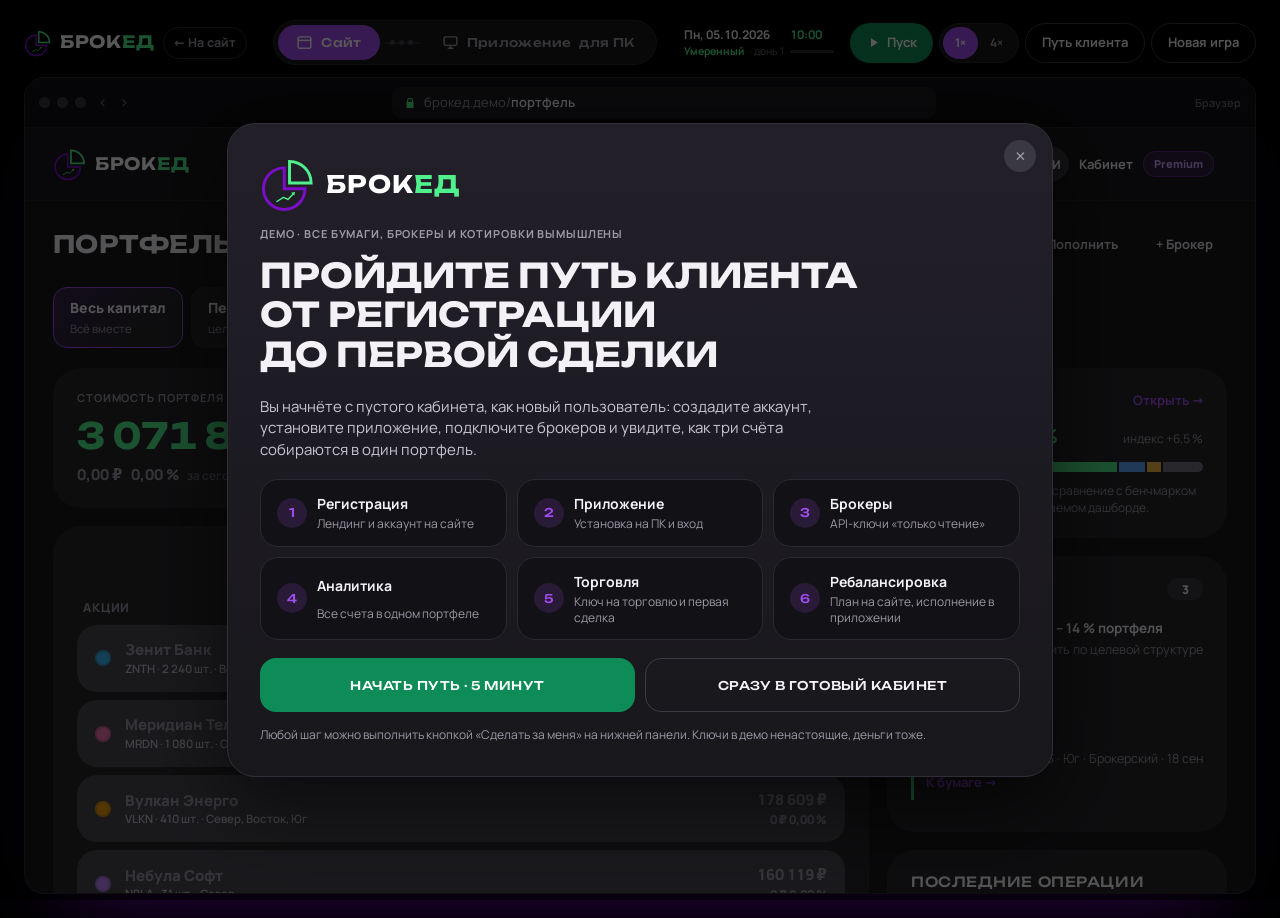
<file: demo/index.html>
<!doctype html>
<html lang="ru">
<head>
<meta charset="utf-8">
<meta name="viewport" content="width=device-width,initial-scale=1,viewport-fit=cover">
<title>БРОКЕД · Демо</title>
<meta name="description" content="Интерактивная демонстрация БРОКЕД: путь клиента от регистрации до первой сделки, сайт с аналитикой портфеля и приложение для ПК для торговли у нескольких брокеров. Все данные вымышлены.">
<link rel="stylesheet" href="fonts.css?v=20261116e">
<link rel="stylesheet" href="app.css?v=20261116e">
<link rel="stylesheet" href="journey.css?v=20261116e">
</head>
<body>
<div id="app"></div>
<script src="sim.js?v=20261116e"></script>
<script src="ui.js?v=20261116e"></script>
<script src="web.js?v=20261116e"></script>
<script src="desk.js?v=20261116e"></script>
<script src="main.js?v=20261116e"></script>
</body>
</html>
</file>
<file: demo/fonts.css>
/* шрифты лежат рядом, чтобы демо выглядело одинаково и в артефакте, и при открытии HTML-файла */
/* cyrillic */
@font-face {
  font-family: 'JetBrains Mono';
  font-style: normal;
  font-weight: 400;
  font-display: swap;
  src: url(fonts/JetBrainsMono-cyrillic.woff2) format('woff2');
  unicode-range: U+0301, U+0400-045F, U+0490-0491, U+04B0-04B1, U+2116;
}
/* latin */
@font-face {
  font-family: 'JetBrains Mono';
  font-style: normal;
  font-weight: 400;
  font-display: swap;
  src: url(fonts/JetBrainsMono-latin.woff2) format('woff2');
  unicode-range: U+0000-00FF, U+0131, U+0152-0153, U+02BB-02BC, U+02C6, U+02DA, U+02DC, U+0304, U+0308, U+0329, U+2000-206F, U+20AC, U+2122, U+2191, U+2193, U+2212, U+2215, U+FEFF, U+FFFD;
}
/* cyrillic */
@font-face {
  font-family: 'JetBrains Mono';
  font-style: normal;
  font-weight: 600;
  font-display: swap;
  src: url(fonts/JetBrainsMono-cyrillic.woff2) format('woff2');
  unicode-range: U+0301, U+0400-045F, U+0490-0491, U+04B0-04B1, U+2116;
}
/* latin */
@font-face {
  font-family: 'JetBrains Mono';
  font-style: normal;
  font-weight: 600;
  font-display: swap;
  src: url(fonts/JetBrainsMono-latin.woff2) format('woff2');
  unicode-range: U+0000-00FF, U+0131, U+0152-0153, U+02BB-02BC, U+02C6, U+02DA, U+02DC, U+0304, U+0308, U+0329, U+2000-206F, U+20AC, U+2122, U+2191, U+2193, U+2212, U+2215, U+FEFF, U+FFFD;
}
/* cyrillic */
@font-face {
  font-family: 'Manrope';
  font-style: normal;
  font-weight: 400;
  font-display: swap;
  src: url(fonts/Manrope-cyrillic.woff2) format('woff2');
  unicode-range: U+0301, U+0400-045F, U+0490-0491, U+04B0-04B1, U+2116;
}
/* latin */
@font-face {
  font-family: 'Manrope';
  font-style: normal;
  font-weight: 400;
  font-display: swap;
  src: url(fonts/Manrope-latin.woff2) format('woff2');
  unicode-range: U+0000-00FF, U+0131, U+0152-0153, U+02BB-02BC, U+02C6, U+02DA, U+02DC, U+0304, U+0308, U+0329, U+2000-206F, U+20AC, U+2122, U+2191, U+2193, U+2212, U+2215, U+FEFF, U+FFFD;
}
/* cyrillic */
@font-face {
  font-family: 'Manrope';
  font-style: normal;
  font-weight: 500;
  font-display: swap;
  src: url(fonts/Manrope-cyrillic.woff2) format('woff2');
  unicode-range: U+0301, U+0400-045F, U+0490-0491, U+04B0-04B1, U+2116;
}
/* latin */
@font-face {
  font-family: 'Manrope';
  font-style: normal;
  font-weight: 500;
  font-display: swap;
  src: url(fonts/Manrope-latin.woff2) format('woff2');
  unicode-range: U+0000-00FF, U+0131, U+0152-0153, U+02BB-02BC, U+02C6, U+02DA, U+02DC, U+0304, U+0308, U+0329, U+2000-206F, U+20AC, U+2122, U+2191, U+2193, U+2212, U+2215, U+FEFF, U+FFFD;
}
/* cyrillic */
@font-face {
  font-family: 'Manrope';
  font-style: normal;
  font-weight: 600;
  font-display: swap;
  src: url(fonts/Manrope-cyrillic.woff2) format('woff2');
  unicode-range: U+0301, U+0400-045F, U+0490-0491, U+04B0-04B1, U+2116;
}
/* latin */
@font-face {
  font-family: 'Manrope';
  font-style: normal;
  font-weight: 600;
  font-display: swap;
  src: url(fonts/Manrope-latin.woff2) format('woff2');
  unicode-range: U+0000-00FF, U+0131, U+0152-0153, U+02BB-02BC, U+02C6, U+02DA, U+02DC, U+0304, U+0308, U+0329, U+2000-206F, U+20AC, U+2122, U+2191, U+2193, U+2212, U+2215, U+FEFF, U+FFFD;
}
/* cyrillic */
@font-face {
  font-family: 'Manrope';
  font-style: normal;
  font-weight: 700;
  font-display: swap;
  src: url(fonts/Manrope-cyrillic.woff2) format('woff2');
  unicode-range: U+0301, U+0400-045F, U+0490-0491, U+04B0-04B1, U+2116;
}
/* latin */
@font-face {
  font-family: 'Manrope';
  font-style: normal;
  font-weight: 700;
  font-display: swap;
  src: url(fonts/Manrope-latin.woff2) format('woff2');
  unicode-range: U+0000-00FF, U+0131, U+0152-0153, U+02BB-02BC, U+02C6, U+02DA, U+02DC, U+0304, U+0308, U+0329, U+2000-206F, U+20AC, U+2122, U+2191, U+2193, U+2212, U+2215, U+FEFF, U+FFFD;
}
/* cyrillic */
@font-face {
  font-family: 'Manrope';
  font-style: normal;
  font-weight: 800;
  font-display: swap;
  src: url(fonts/Manrope-cyrillic.woff2) format('woff2');
  unicode-range: U+0301, U+0400-045F, U+0490-0491, U+04B0-04B1, U+2116;
}
/* latin */
@font-face {
  font-family: 'Manrope';
  font-style: normal;
  font-weight: 800;
  font-display: swap;
  src: url(fonts/Manrope-latin.woff2) format('woff2');
  unicode-range: U+0000-00FF, U+0131, U+0152-0153, U+02BB-02BC, U+02C6, U+02DA, U+02DC, U+0304, U+0308, U+0329, U+2000-206F, U+20AC, U+2122, U+2191, U+2193, U+2212, U+2215, U+FEFF, U+FFFD;
}
/* cyrillic */
@font-face {
  font-family: 'Unbounded';
  font-style: normal;
  font-weight: 500;
  font-display: swap;
  src: url(fonts/Unbounded-cyrillic.woff2) format('woff2');
  unicode-range: U+0301, U+0400-045F, U+0490-0491, U+04B0-04B1, U+2116;
}
/* latin */
@font-face {
  font-family: 'Unbounded';
  font-style: normal;
  font-weight: 500;
  font-display: swap;
  src: url(fonts/Unbounded-latin.woff2) format('woff2');
  unicode-range: U+0000-00FF, U+0131, U+0152-0153, U+02BB-02BC, U+02C6, U+02DA, U+02DC, U+0304, U+0308, U+0329, U+2000-206F, U+20AC, U+2122, U+2191, U+2193, U+2212, U+2215, U+FEFF, U+FFFD;
}
/* cyrillic */
@font-face {
  font-family: 'Unbounded';
  font-style: normal;
  font-weight: 700;
  font-display: swap;
  src: url(fonts/Unbounded-cyrillic.woff2) format('woff2');
  unicode-range: U+0301, U+0400-045F, U+0490-0491, U+04B0-04B1, U+2116;
}
/* latin */
@font-face {
  font-family: 'Unbounded';
  font-style: normal;
  font-weight: 700;
  font-display: swap;
  src: url(fonts/Unbounded-latin.woff2) format('woff2');
  unicode-range: U+0000-00FF, U+0131, U+0152-0153, U+02BB-02BC, U+02C6, U+02DA, U+02DC, U+0304, U+0308, U+0329, U+2000-206F, U+20AC, U+2122, U+2191, U+2193, U+2212, U+2215, U+FEFF, U+FFFD;
}
</file>
<file: demo/app.css>
/* Layout: чёрная сцена; сверху панель демо с переключателем; ниже одно из двух «окон» –
   браузер с сайтом (мягкие панели, крупные скругления) или окно приложения (плотный терминал). */
:root {
  --bg: #000000;
  --site: #19181C;  --card: #27262B;  --card-2: #313036;  --line: #3A3840;
  --term: #0B0A0E;  --pane: #121116;  --pane-2: #1A1920;  --tline: #25232C;
  --text: #F3F1F6;  --muted: #9D99A7;  --faint: #6C6875;
  --purple: #7C0DC9; --violet: #A24DF0; --violet-soft: rgba(162, 77, 240, .16);
  --green: #50F08C; --green-btn: #0D8C57; --green-soft: rgba(80, 240, 140, .12);
  --red: #FF5A6E; --red-soft: rgba(255, 90, 110, .13); --amber: #F7B84B; --blue: #5EA8FF;
  --f-display: 'Unbounded', 'Manrope', system-ui, sans-serif;
  --f-body: 'Manrope', system-ui, -apple-system, 'Segoe UI', Roboto, sans-serif;
  --f-mono: 'JetBrains Mono', ui-monospace, SFMono-Regular, Menlo, Consolas, monospace;
  --r-card: 28px; --r-btn: 16px;
  --frame-h: clamp(660px, calc(100vh - 96px), 1000px);
  color-scheme: dark;
}
[hidden] { display: none !important; }
html, body { background: var(--bg); color: var(--text); height: auto; }
body { font-family: var(--f-body); font-size: 14px; line-height: 1.45; -webkit-font-smoothing: antialiased; }
button, input, select { font: inherit; color: inherit; }
button { cursor: pointer; background: none; border: 0; padding: 0; }
button:disabled { cursor: not-allowed; opacity: .45; }
:focus-visible { outline: 2px solid var(--green); outline-offset: 2px; }
h1, h2, h3, h4 { margin: 0; text-wrap: balance; }
p { margin: 0; }
.num { font-variant-numeric: tabular-nums; }
.up { color: var(--green); } .down { color: var(--red); } .flat { color: var(--muted); } .warn { color: var(--amber); }
.muted { color: var(--muted); } .small { font-size: 12px; } .center { text-align: center; }
.eyebrow { display: block; font-size: 11px; font-weight: 700; letter-spacing: .08em; text-transform: uppercase; color: var(--muted); }
.empty { color: var(--muted); padding: 18px 4px; text-align: center; }
.link { color: var(--violet); font-weight: 700; font-size: 13px; }
.link:hover { color: #C18BFF; }
.sr-only { position: absolute; width: 1px; height: 1px; overflow: hidden; clip: rect(0 0 0 0); }
.wordmark { font-family: var(--f-display); font-weight: 700; letter-spacing: .04em; font-size: 17px; color: #fff; }
.wordmark b { color: var(--green); font-weight: 700; }
#app { padding-inline: 16px; padding-block: 0 16px; max-width: 1560px; margin: 0 auto; }

/* ---------- панель демо ---------- */
.demo-bar { display: flex; align-items: center; gap: 14px; flex-wrap: wrap; padding-block: 12px; position: sticky; top: env(safe-area-inset-top, 0px); z-index: 30; background: var(--bg); }
.db-brand { display: flex; align-items: center; gap: 8px; }
.db-demo { margin-left: 6px; font-size: 11px; font-weight: 700; padding: 4px 9px; border-radius: 99px; color: var(--amber); background: rgba(247, 184, 75, .12); border: 1px solid rgba(247, 184, 75, .35); white-space: nowrap; }
.db-switch { display: flex; align-items: center; gap: 0; margin-inline: auto; background: #141317; border: 1px solid #2B2931; border-radius: 99px; padding: 4px; }
.db-switch > button { display: flex; align-items: center; gap: 8px; padding: 9px 18px; border-radius: 99px; font-family: var(--f-display); font-size: 12px; font-weight: 500; letter-spacing: .03em; color: var(--muted); position: relative; transition: background .2s, color .2s; }
.db-switch > button svg { width: 17px; height: 17px; }
.db-switch > button.on { background: var(--violet); color: #fff; }
.db-switch > button:not(.on):hover { color: #fff; }
.db-switch em { position: absolute; top: -4px; right: -2px; min-width: 18px; height: 18px; border-radius: 9px; background: var(--green); color: #052; font: 700 11px/18px var(--f-body); text-align: center; padding: 0 5px; }
.sync-link { display: flex; gap: 4px; padding: 0 10px; }
.sync-link i { width: 5px; height: 5px; border-radius: 50%; background: #3B3942; }
.sync-link.pulse i { animation: syncdot .9s ease-out; }
.sync-link.pulse i:nth-child(2) { animation-delay: .12s; } .sync-link.pulse i:nth-child(3) { animation-delay: .24s; }
@keyframes syncdot { 0% { background: #3B3942; transform: scale(1); } 40% { background: var(--green); transform: scale(1.7); } 100% { background: #3B3942; transform: scale(1); } }
.db-ctl { display: flex; align-items: center; gap: 8px; flex-wrap: wrap; }
.db-clock { display: grid; grid-template-columns: auto auto; column-gap: 8px; align-items: baseline; font-size: 12px; padding-right: 4px; }
.db-clock b { font-weight: 700; } .db-clock span { color: var(--green); font-family: var(--f-mono); font-weight: 600; }
.db-clock small { grid-column: 1 / -1; color: var(--faint); font-size: 10.5px; display: flex; align-items: center; gap: 6px; }
.db-clock small i { display: block; height: 3px; background: var(--violet); border-radius: 2px; max-width: 70px; flex: none; }
.db-btn { display: inline-flex; align-items: center; gap: 6px; height: 34px; padding: 0 13px; border-radius: 10px; background: var(--green-btn); color: #fff; font-weight: 700; font-size: 12.5px; }
.db-btn svg { width: 15px; height: 15px; }
.db-btn.ghost { background: #1A191E; border: 1px solid #2D2B33; color: var(--text); }
.db-btn.ghost:hover { border-color: var(--violet); }
.db-speed { display: inline-flex; background: #1A191E; border: 1px solid #2D2B33; border-radius: 10px; padding: 3px; }
.db-speed button { height: 26px; padding: 0 9px; border-radius: 7px; font-weight: 700; font-size: 12px; color: var(--muted); }
.db-speed button.on { background: #34323A; color: #fff; }

/* ---------- сцена и окна ---------- */
.stage { position: relative; }
.stage.flip > section:not([hidden]) { animation: flipin .32s cubic-bezier(.2, .8, .2, 1); }
@keyframes flipin { from { opacity: 0; transform: translateY(8px) scale(.995); } to { opacity: 1; transform: none; } }
.browser, .appwin { position: relative; height: var(--frame-h); display: flex; flex-direction: column; overflow: hidden; }

/* браузер */
.browser { border-radius: 16px; border: 1px solid #2A2930; background: var(--site); box-shadow: 0 30px 80px -40px rgba(124, 13, 201, .5); }
.br-bar { display: flex; align-items: center; gap: 12px; padding: 9px 14px; background: #0F0E12; border-bottom: 1px solid #222027; flex: none; }
.br-dots, .aw-dots { display: flex; gap: 7px; }
.br-dots i, .aw-dots i { width: 11px; height: 11px; border-radius: 50%; background: #3A3841; }
.br-nav { color: var(--faint); font-size: 16px; letter-spacing: 4px; }
.br-url { flex: 1; max-width: 520px; margin-inline: auto; display: flex; align-items: center; gap: 8px; background: #1C1B20; border-radius: 9px; padding: 6px 12px; font-size: 13px; color: var(--muted); min-width: 0; }
.br-url svg { color: var(--green); flex: none; }
.br-url span { white-space: nowrap; overflow: hidden; text-overflow: ellipsis; } .br-url b { color: var(--text); font-weight: 600; }
.br-kind, .aw-kind { font-size: 11px; color: var(--faint); font-weight: 600; }
.site { flex: 1; overflow: auto; position: relative; }
.site-head { position: sticky; top: 0; z-index: 5; display: flex; align-items: center; gap: 18px; padding: 14px 28px; background: rgba(25, 24, 28, .92); backdrop-filter: blur(8px); border-bottom: 1px solid #25242A; }
.site-logo { display: flex; align-items: center; gap: 8px; text-decoration: none; }
.site-nav { display: flex; gap: 4px; margin-inline: auto; flex-wrap: wrap; }
.site-nav button { font-family: var(--f-display); font-size: 12.5px; font-weight: 500; text-transform: uppercase; letter-spacing: .04em; padding: 9px 16px; border-radius: 99px; color: #D9D6DE; }
.site-nav button:hover { color: #fff; background: #26252A; }
.site-nav button.on { background: #45434B; color: #fff; }
.site-user { display: flex; align-items: center; gap: 10px; }
.plan-badge { font-size: 11px; font-weight: 800; padding: 4px 10px; border-radius: 99px; background: var(--violet-soft); color: #CDA3FF; border: 1px solid rgba(162, 77, 240, .4); }
.avatar { width: 34px; height: 34px; border-radius: 50%; display: grid; place-items: center; background: #36343C; font-weight: 800; font-size: 12px; }
.site-view { padding: 22px 28px 40px; max-width: 1240px; margin: 0 auto; display: flex; flex-direction: column; gap: 18px; }

/* общие элементы сайта */
.btn-g { display: inline-flex; align-items: center; justify-content: center; gap: 8px; min-height: 46px; padding: 0 24px; border-radius: var(--r-btn); background: var(--green-btn); color: #fff; font-family: var(--f-display); font-size: 12px; font-weight: 500; text-transform: uppercase; letter-spacing: .04em; transition: background .15s, transform .15s; }
.btn-g:hover:not(:disabled) { background: #10A566; }
.btn-g:active:not(:disabled) { transform: translateY(1px); }
.btn-g.ghost { background: transparent; border: 1.5px solid #3D3B44; color: var(--text); }
.btn-g.ghost:hover:not(:disabled) { border-color: var(--green); background: transparent; }
.btn-g.big { min-height: 54px; padding: 0 28px; }
.btn-g.sm { min-height: 36px; padding: 0 16px; font-size: 11px; }
.btn-g.wide { width: 100%; }
.card { background: var(--card); border-radius: var(--r-card); padding: 22px 24px; min-width: 0; }
.card.flush { padding: 6px 0; overflow: hidden; }
.card-head { display: flex; align-items: center; gap: 12px; justify-content: space-between; margin-bottom: 14px; flex-wrap: wrap; }
.card-head.center { justify-content: center; }
.card-head h2, .page-head h2 { font-family: var(--f-display); font-size: 14px; font-weight: 500; text-transform: uppercase; letter-spacing: .04em; }
.count { min-width: 22px; height: 22px; padding: 0 7px; border-radius: 11px; background: #3A3840; font-size: 12px; font-weight: 800; display: grid; place-items: center; }
.seg { display: inline-flex; gap: 2px; background: #1E1D22; border-radius: 99px; padding: 3px; flex-wrap: wrap; }
.seg button { padding: 7px 14px; border-radius: 99px; font-size: 12.5px; font-weight: 700; color: var(--muted); }
.seg button:hover { color: #fff; }
.seg button.on { background: var(--violet); color: #fff; }
.seg.pills { background: transparent; gap: 6px; }
.seg.pills button { text-transform: uppercase; letter-spacing: .04em; font-size: 12px; }
.seg.small button { padding: 5px 11px; font-size: 11.5px; }
.page-head { display: flex; align-items: flex-end; justify-content: space-between; gap: 16px; flex-wrap: wrap; }
.page-head h1 { font-family: var(--f-display); font-weight: 700; font-size: clamp(22px, 2.6vw, 30px); text-transform: uppercase; letter-spacing: .02em; margin-top: 4px; }
.lead { color: #C9C5D0; max-width: 68ch; margin-top: 8px; font-size: 15px; }

/* портфель */
.w-top { display: flex; align-items: center; justify-content: space-between; gap: 16px; flex-wrap: wrap; }
.w-actions { display: flex; gap: 10px; flex-wrap: wrap; }
.w-pf-name { text-align: right; } .w-pf-name b { font-family: var(--f-display); font-size: 15px; font-weight: 500; }
.w-filters { display: flex; flex-direction: column; gap: 8px; }
.frow { display: flex; align-items: center; gap: 6px 10px; flex-wrap: wrap; }
.flabel { font-size: 11px; font-weight: 700; text-transform: uppercase; letter-spacing: .07em; color: var(--faint); width: 140px; flex: none; }
.fgroup { display: inline-flex; align-items: center; gap: 4px; padding: 3px; border-radius: 99px; background: #201F24; }
.fchip { padding: 6px 12px; border-radius: 99px; font-size: 12.5px; font-weight: 600; color: var(--muted); border: 1px solid transparent; white-space: nowrap; }
.fchip:hover { color: #fff; }
.fchip.on { background: #3A3841; color: #fff; }
.fchip.broker { font-weight: 800; color: var(--c); }
.fchip.broker::before { content: ''; display: inline-block; width: 8px; height: 8px; border-radius: 50%; background: var(--c); margin-right: 6px; }
.fchip.cls { background: #201F24; }
.fchip.cls.on { background: color-mix(in srgb, var(--c) 22%, #201F24); border-color: color-mix(in srgb, var(--c) 55%, transparent); color: #fff; }
.fchip.nosync { color: var(--faint); text-decoration: line-through; text-decoration-color: rgba(255, 255, 255, .25); }
.freset { font-size: 12px; font-weight: 700; color: var(--violet); padding: 6px 8px; }
.w-grid { display: grid; grid-template-columns: minmax(0, 1fr) 340px; gap: 18px; align-items: start; }
.w-main, .w-side { display: flex; flex-direction: column; gap: 18px; min-width: 0; }
.stats { display: grid; grid-template-columns: minmax(220px, auto) 1fr; gap: 20px 32px; align-items: center; }
.st-value { font-family: var(--f-display); font-weight: 700; font-size: clamp(26px, 3vw, 36px); color: var(--green); margin-top: 4px; letter-spacing: -.01em; white-space: nowrap; }
.st-chg { font-weight: 800; font-size: 15px; margin-top: 2px; } .st-chg span { margin-left: 6px; } .st-chg em { font-style: normal; font-weight: 600; color: var(--faint); font-size: 12px; margin-left: 4px; }
.st-chg.flat { color: var(--muted); }
.st-grid { display: grid; grid-template-columns: repeat(3, minmax(0, 1fr)); gap: 14px 18px; }
.st { display: flex; flex-direction: column; gap: 2px; min-width: 0; }
.st span { font-size: 11.5px; color: var(--muted); font-weight: 600; }
.st b { font-size: 16px; font-weight: 800; white-space: nowrap; }
.st small { color: var(--faint); font-size: 11.5px; }
.legend { display: flex; gap: 16px; flex-wrap: wrap; align-items: center; font-size: 12px; color: #CFCBD6; margin: -4px 0 8px; }
.legend span { display: inline-flex; align-items: center; gap: 6px; }
.legend i { display: inline-block; width: 16px; height: 3px; border-radius: 2px; }
.legend .leg-note { color: var(--faint); margin-left: auto; }
.chart-wrap { position: relative; height: 270px; background: #1D1C21; border-radius: 16px; padding: 6px; }
.chart-wrap.small { height: 220px; }
.chart-wrap canvas { width: 100%; height: 100%; display: block; }
.chart-tip { position: absolute; pointer-events: none; background: #0F0E12; border: 1px solid #36343C; border-radius: 10px; padding: 8px 10px; font-size: 12px; min-width: 170px; box-shadow: 0 8px 24px rgba(0, 0, 0, .5); }
.chart-tip div { display: flex; align-items: center; gap: 6px; } .chart-tip i { width: 8px; height: 8px; border-radius: 50%; }
.chart-tip b { margin-left: auto; padding-left: 12px; font-variant-numeric: tabular-nums; }
.tip-date { color: var(--muted); margin-bottom: 4px; font-weight: 700; }
.periods { display: grid; grid-template-columns: repeat(4, 1fr); gap: 6px; margin-top: 12px; }
.periods button { display: flex; flex-direction: column; align-items: center; gap: 2px; padding: 8px 6px; border-radius: 12px; font-size: 11.5px; font-weight: 700; text-transform: uppercase; letter-spacing: .04em; color: var(--muted); }
.periods button b { font-size: 13px; letter-spacing: 0; }
.periods button.on { background: var(--purple); color: #fff; }
.periods button.on b { color: #fff; }
.pgroup + .pgroup { margin-top: 18px; }
.pgroup-h { display: flex; justify-content: space-between; align-items: baseline; padding: 0 6px 8px; font-size: 12px; font-weight: 800; text-transform: uppercase; letter-spacing: .07em; color: var(--muted); }
.pgroup-h b { color: #CFCBD6; letter-spacing: 0; }
.pcard { width: 100%; display: flex; align-items: center; gap: 14px; text-align: left; padding: 14px 18px; border-radius: 20px; background: #4A4953; margin-bottom: 8px; transition: transform .15s, filter .15s; }
.pcard:hover { transform: translateX(2px); filter: brightness(1.08); }
.pcard.up { background: linear-gradient(90deg, #4C4B55 0%, #23472F 100%); }
.pcard.down { background: linear-gradient(90deg, #4C4B55 0%, #532228 100%); }
.pdot { width: 16px; height: 16px; border-radius: 50%; flex: none; box-shadow: inset 0 0 0 2px rgba(0, 0, 0, .15); }
.pdot.big { width: 28px; height: 28px; }
.pname { flex: 1; min-width: 0; display: flex; flex-direction: column; }
.pname b { font-weight: 800; font-size: 15px; white-space: nowrap; overflow: hidden; text-overflow: ellipsis; }
.pname small { font-size: 11.5px; color: #C2BECA; font-weight: 600; white-space: nowrap; overflow: hidden; text-overflow: ellipsis; }
.pval { display: flex; flex-direction: column; align-items: flex-end; flex: none; }
.pval b { font-weight: 800; font-size: 15px; } .pval small { font-weight: 800; font-size: 12px; }
.pval small.up { color: #52FF8F; } .pval small.down { color: #FF4D63; }
.struct { display: flex; flex-direction: column; align-items: center; gap: 14px; margin-top: 12px; }
.donut { width: 200px; max-width: 100%; height: auto; }
.donut-big { fill: var(--text); font: 700 20px var(--f-display); }
.donut-small { fill: var(--muted); font: 600 11px var(--f-body); }
.slist { list-style: none; margin: 0; padding: 0; width: 100%; display: flex; flex-direction: column; gap: 6px; }
.slist li { display: flex; align-items: center; gap: 8px; font-size: 13px; }
.slist i, .bdot { width: 10px; height: 10px; border-radius: 3px; flex: none; display: inline-block; }
.bdot { border-radius: 50%; margin-right: 8px; vertical-align: -1px; }
.slist span { flex: 1; min-width: 0; overflow: hidden; text-overflow: ellipsis; white-space: nowrap; color: #D7D3DD; }
.slist b { font-weight: 800; }
.hint { border-left: 3px solid var(--blue); padding: 8px 0 8px 12px; margin-bottom: 10px; }
.hint.warn { border-color: var(--amber); } .hint.good { border-color: var(--green); } .hint.bad { border-color: var(--red); }
.hint b { font-size: 13.5px; } .hint p { color: var(--muted); font-size: 12.5px; margin: 2px 0 4px; }
.feed, .news { list-style: none; margin: 0; padding: 0; }
.feed li { display: grid; grid-template-columns: 52px minmax(0, 1fr) auto; gap: 10px; padding: 9px 0; border-top: 1px solid #333138; align-items: center; font-size: 12.5px; }
.feed li:first-child { border-top: 0; }
.feed li.fresh { animation: fresh 2.4s ease-out; border-radius: 10px; }
@keyframes fresh { 0%, 30% { background: rgba(80, 240, 140, .18); } 100% { background: transparent; } }
.fd { color: var(--faint); font-size: 11px; line-height: 1.3; font-variant-numeric: tabular-nums; }
.ft { display: flex; flex-direction: column; min-width: 0; } .ft b { font-weight: 700; overflow: hidden; text-overflow: ellipsis; white-space: nowrap; }
.ft small { color: var(--muted); font-size: 11px; }
.fa { font-weight: 800; white-space: nowrap; text-align: right; font-size: 12px; }
.src { font-size: 10px; font-weight: 800; text-transform: uppercase; letter-spacing: .05em; padding: 1px 6px; border-radius: 6px; background: #3A3840; color: var(--muted); margin-left: 4px; }
.src.app { background: var(--violet-soft); color: #D3AEFF; }
.news li { display: flex; gap: 12px; align-items: baseline; padding: 8px 0; border-top: 1px solid #333138; font-size: 13px; }
.news li:first-child { border-top: 0; }
.news li.up::before, .news li.down::before { content: '▲'; color: var(--green); font-size: 9px; }
.news li.down::before { content: '▼'; color: var(--red); }
.news .fd { white-space: nowrap; min-width: 82px; }

/* рынки */
.search input { width: 260px; max-width: 100%; height: 42px; border-radius: 12px; border: 1px solid #3A3840; background: #201F24; padding: 0 14px; }
.table-scroll { overflow-x: auto; }
.mk-table { width: 100%; border-collapse: collapse; font-size: 13.5px; }
.mk-table th { text-align: left; font-size: 11px; text-transform: uppercase; letter-spacing: .06em; color: var(--faint); font-weight: 700; padding: 12px 18px; }
.mk-table td { padding: 10px 18px; border-top: 1px solid #333138; }
.mk-table tbody tr { cursor: pointer; } .mk-table tbody tr:hover { background: #2E2D33; }
.r { text-align: right; } .c { text-align: center; }
.mk-name { display: flex; align-items: center; gap: 12px; } .mk-name span { display: flex; flex-direction: column; } .mk-name b { font-weight: 800; } .mk-name small { color: var(--muted); font-size: 11.5px; }
.mk-table .num { font-weight: 700; }
.spark { display: inline-block; vertical-align: middle; }

/* ребалансировка */
.reb-grid { display: grid; grid-template-columns: minmax(0, 1.15fr) minmax(0, 1fr); gap: 18px; align-items: start; }
.tg-table, .ba-table, .plan-table { width: 100%; border-collapse: collapse; font-size: 13.5px; }
.tg-table th, .ba-table th, .plan-table th { font-size: 11px; text-transform: uppercase; letter-spacing: .06em; color: var(--faint); font-weight: 700; padding: 6px 8px; text-align: left; }
.tg-table td, .ba-table td, .plan-table td { padding: 9px 8px; border-top: 1px solid #333138; }
.tg-table .r, .ba-table .r, .plan-table .r { text-align: right; } .tg-table .c { text-align: center; }
.stepper { display: inline-flex; align-items: center; background: #1E1D22; border-radius: 10px; border: 1px solid #38363E; }
.stepper button { width: 30px; height: 32px; font-size: 16px; font-weight: 700; color: var(--muted); }
.stepper button:hover { color: #fff; }
.stepper input { width: 48px; height: 32px; text-align: center; background: transparent; border: 0; font-weight: 800; -moz-appearance: textfield; }
.stepper input::-webkit-outer-spin-button, .stepper input::-webkit-inner-spin-button { -webkit-appearance: none; margin: 0; }
.tg-foot { display: flex; justify-content: space-between; align-items: center; gap: 10px; flex-wrap: wrap; margin: 14px 0 10px; font-size: 13px; font-weight: 700; }
.ok { color: var(--green); } .err-t { color: var(--red); }
#reb-calc { margin-top: 12px; }
.ba { display: flex; align-items: center; justify-content: space-around; gap: 8px; text-align: center; }
.ba .donut { width: 150px; } .ba.single .donut { width: 180px; }
.ba-arrow { font-size: 26px; color: var(--violet); }
.ba-table { margin-top: 12px; }
.ba-note { margin-top: 12px; font-size: 13px; color: #CFCBD6; } .ba-note b { color: var(--green); }
.tag { display: inline-block; font-size: 11px; font-weight: 800; text-transform: uppercase; padding: 3px 8px; border-radius: 7px; }
.tag.buy { background: var(--green-soft); color: var(--green); } .tag.sell { background: var(--red-soft); color: var(--red); }
.plan-foot { display: flex; align-items: center; gap: 18px; flex-wrap: wrap; margin-top: 16px; font-size: 13px; color: var(--muted); }
.plan-foot b { color: var(--text); } .plan-foot .btn-g { margin-left: auto; }
.disclaimer { margin-top: 12px; font-size: 11.5px; color: var(--faint); }

/* тарифы */
.tariffs { display: grid; grid-template-columns: repeat(3, minmax(0, 1fr)); gap: 18px; }
.tariff { position: relative; display: flex; flex-direction: column; gap: 14px; }
.tariff h2 { font-family: var(--f-display); font-size: 20px; font-weight: 700; }
.tariff.hot { background: linear-gradient(160deg, #3A1D57 0%, var(--card) 60%); box-shadow: inset 0 0 0 1.5px rgba(162, 77, 240, .6); }
.tag-hot { position: absolute; top: 18px; right: 18px; font-size: 11px; font-weight: 800; background: var(--green); color: #052; padding: 3px 9px; border-radius: 99px; }
.price b { font-family: var(--f-display); font-size: 30px; }
.price { color: var(--muted); }
.tariff ul { list-style: none; padding: 0; margin: 0; display: flex; flex-direction: column; gap: 8px; flex: 1; font-size: 13.5px; }
.tariff li { padding-left: 22px; position: relative; } .tariff li::before { position: absolute; left: 0; font-weight: 800; }
.tariff li.yes::before { content: '✓'; color: var(--green); } .tariff li.no { color: var(--faint); } .tariff li.no::before { content: '–'; }

/* ---------- модальные окна ---------- */
.modal-wrap { position: fixed; inset: 0; z-index: 60; background: rgba(0, 0, 0, .66); display: grid; place-items: center; padding: 16px; animation: fadein .2s; }
.browser > .modal-wrap, .appwin > .modal-wrap { position: absolute; z-index: 20; }
@keyframes fadein { from { opacity: 0; } }
.modal { position: relative; width: min(460px, 100%); max-height: calc(100% - 8px); overflow: auto; background: var(--card); border-radius: 24px; padding: 26px; display: flex; flex-direction: column; gap: 14px; box-shadow: 0 30px 80px rgba(0, 0, 0, .6); }
.modal-wrap.wide .modal { width: min(780px, 100%); }
.modal-x { position: absolute; top: 14px; right: 16px; width: 32px; height: 32px; border-radius: 50%; font-size: 22px; color: var(--muted); background: #35333B; line-height: 1; }
.modal-x:hover { color: #fff; }
.modal h3 { font-family: var(--f-display); font-size: 17px; font-weight: 500; padding-right: 36px; }
.fld { display: flex; flex-direction: column; gap: 6px; font-size: 12px; font-weight: 700; color: var(--muted); }
.fld select, .fld input { height: 44px; border-radius: 12px; border: 1px solid #3A3840; background: #1E1D22; padding: 0 12px; font-size: 14px; color: var(--text); }
.err { color: var(--red); font-size: 13px; font-weight: 600; }
.m-actions { display: flex; justify-content: flex-end; align-items: center; gap: 12px; flex-wrap: wrap; margin-top: 4px; }
.m-actions .muted { margin-right: auto; }
.am-head { display: flex; align-items: center; gap: 14px; flex-wrap: wrap; padding-right: 30px; }
.am-head > div:nth-child(2) { flex: 1; min-width: 160px; }
.am-price { display: flex; flex-direction: column; align-items: flex-end; } .am-price b { font-family: var(--f-display); font-size: 22px; } .am-price span { font-weight: 800; font-size: 13px; }
.am-metrics { display: grid; grid-template-columns: repeat(4, minmax(0, 1fr)); gap: 10px; }
.am-metrics div { background: #1E1D22; border-radius: 14px; padding: 10px 12px; display: flex; flex-direction: column; gap: 2px; min-width: 0; }
.am-metrics span { font-size: 11px; color: var(--muted); font-weight: 600; } .am-metrics b { font-size: 14px; overflow-wrap: anywhere; }
.am-cols { display: grid; grid-template-columns: 1fr 1fr; gap: 18px; }
.am-cols h4 { font-size: 12px; text-transform: uppercase; letter-spacing: .07em; color: var(--muted); margin-bottom: 6px; }
.am-row { display: flex; justify-content: space-between; gap: 10px; padding: 7px 0; border-top: 1px solid #35333A; font-size: 13px; }
.am-row.off { color: var(--faint); } .am-row b { font-weight: 700; text-align: right; }

/* стартовый экран */
.intro-wrap .modal { width: min(760px, 100%); background: linear-gradient(180deg, #221F29 0%, #18171B 100%); border: 1px solid #312E38; padding: 32px; }
.intro { display: flex; flex-direction: column; gap: 14px; }
.intro-logo { display: flex; align-items: center; gap: 10px; } .intro-logo .wordmark { font-size: 24px; }
.intro h2 { font-family: var(--f-display); font-weight: 700; font-size: clamp(22px, 3.4vw, 34px); line-height: 1.15; text-transform: uppercase; }
.intro-card { background: #121115; border: 1px solid #2B2931; border-radius: 22px; padding: 20px; display: flex; flex-direction: column; gap: 10px; }
.ic-top { display: flex; justify-content: space-between; gap: 16px; flex-wrap: wrap; margin-bottom: 4px; }
.ic-top h3 { font-family: var(--f-display); font-size: 22px; color: var(--violet); padding: 0; margin: 2px 0 4px; }
.ic-top p { color: var(--muted); font-size: 13px; max-width: 40ch; }
.ic-val { text-align: right; } .ic-val b { display: block; font-family: var(--f-display); font-size: 24px; color: var(--green); } .ic-val small { font-weight: 800; }
.ibar { display: flex; height: 12px; border-radius: 6px; overflow: hidden; gap: 2px; }
.ibar i { display: block; min-width: 3px; }
.ilegend { list-style: none; padding: 0; margin: 0 0 6px; display: flex; flex-wrap: wrap; gap: 4px 14px; font-size: 12px; color: #CFCBD6; }
.ilegend i { display: inline-block; width: 8px; height: 8px; border-radius: 2px; margin-right: 5px; }
.intro-card .link { align-self: flex-start; }
.intro-go { display: flex; gap: 10px; flex-wrap: wrap; } .intro-go .btn-g { flex: 1 1 240px; }

/* всплывашки */
.toasts { position: absolute; right: 16px; bottom: 16px; z-index: 15; display: flex; flex-direction: column; gap: 8px; align-items: flex-end; pointer-events: none; width: min(360px, calc(100% - 32px)); }
.toast { pointer-events: auto; background: #2E2C33; border: 1px solid #423F48; border-left: 4px solid var(--blue); border-radius: 14px; padding: 11px 14px; font-size: 13px; box-shadow: 0 12px 30px rgba(0, 0, 0, .5); animation: tin .3s cubic-bezier(.2, .8, .2, 1); width: 100%; }
.toast.good { border-left-color: var(--green); } .toast.bad { border-left-color: var(--red); } .toast.warn { border-left-color: var(--amber); }
.toast.sync { border-left-color: var(--violet); background: linear-gradient(90deg, #3A2152, #2E2C33 70%); }
.toast.out { opacity: 0; transform: translateX(16px); transition: .3s; }
@keyframes tin { from { opacity: 0; transform: translateY(10px); } }
.toasts.desk { bottom: 44px; } .toasts.desk .toast { background: #17161C; border-color: #2A2830; border-radius: 8px; font-size: 12.5px; }

/* ---------- приложение для ПК ---------- */
.appwin { border-radius: 12px; background: var(--term); border: 1px solid #2A2832; box-shadow: 0 30px 80px -40px rgba(80, 240, 140, .28); font-size: 12.5px; }
.appwin .num { font-family: var(--f-mono); }
.aw-title { display: flex; align-items: center; gap: 12px; padding: 8px 12px; background: #050407; border-bottom: 1px solid var(--tline); flex: none; }
.aw-name { display: flex; align-items: center; gap: 7px; font-weight: 800; font-size: 12.5px; }
.aw-lic { font-size: 10.5px; font-weight: 700; color: var(--faint); }
.aw-spacer { flex: 1; }
.aw-sync { display: flex; align-items: center; gap: 6px; font-size: 11px; color: var(--muted); font-weight: 600; }
.aw-sync i { width: 7px; height: 7px; border-radius: 50%; background: var(--green); box-shadow: 0 0 0 0 rgba(80, 240, 140, .6); }
.aw-sync.pulse i { animation: ping 1s ease-out; }
@keyframes ping { 0% { box-shadow: 0 0 0 0 rgba(80, 240, 140, .7); } 100% { box-shadow: 0 0 0 10px rgba(80, 240, 140, 0); } }
.aw-body { flex: 1; display: flex; min-height: 0; }
.aw-side { width: 52px; flex: none; display: flex; flex-direction: column; align-items: center; gap: 6px; padding: 10px 0; background: #070609; border-right: 1px solid var(--tline); position: relative; z-index: 4; }
.aw-side button { position: relative; width: 38px; height: 38px; display: grid; place-items: center; border-radius: 9px; color: var(--faint); }
.aw-side .tip { position: absolute; left: 46px; top: 50%; transform: translateY(-50%); white-space: nowrap; background: #24222B; color: var(--text); font-size: 11.5px; font-weight: 700; padding: 5px 9px; border-radius: 6px; pointer-events: none; opacity: 0; transition: opacity .15s; }
.aw-side button:hover .tip, .aw-side button:focus-visible .tip { opacity: 1; }
.aw-side svg { width: 20px; height: 20px; }
.aw-side button:hover { color: var(--text); background: #141318; }
.aw-side button.on { color: #fff; background: #1D1A26; }
.aw-side button.on::before { content: ''; position: absolute; left: -7px; top: 9px; bottom: 9px; width: 3px; border-radius: 2px; background: var(--green); }
.aw-side em { position: absolute; top: 1px; right: 1px; min-width: 16px; height: 16px; border-radius: 8px; background: var(--violet); color: #fff; font: 700 10px/16px var(--f-body); padding: 0 4px; }
.aw-main { flex: 1; min-width: 0; overflow: auto; position: relative; }
.aw-status { display: flex; gap: 18px; align-items: center; padding: 6px 12px; border-top: 1px solid var(--tline); background: #050407; color: var(--muted); font-size: 11px; flex: none; overflow: hidden; white-space: nowrap; }
.aw-status b { color: var(--text); font-weight: 600; }
.aw-status .sp { flex: 1; }
.dot { display: inline-block; width: 7px; height: 7px; border-radius: 50%; margin-right: 6px; } .dot.ok { background: var(--green); }

.pane { background: var(--pane); min-width: 0; min-height: 0; display: flex; flex-direction: column; }
.pane-h { display: flex; align-items: center; justify-content: space-between; gap: 8px; padding: 10px 12px; border-bottom: 1px solid var(--tline); font-size: 12px; font-weight: 700; color: var(--muted); flex: none; }
.seg.tiny { background: var(--term); border-radius: 7px; padding: 2px; }
.seg.tiny button { border-radius: 5px; padding: 4px 10px; font-size: 11.5px; text-transform: none; letter-spacing: 0; }
.seg.tiny button.on { background: #2A2832; }
.term { height: 100%; display: grid; grid-template-columns: minmax(0, 1fr) 316px; background: var(--term); }
.t-main { display: grid; grid-template-columns: minmax(0, 1fr); grid-template-rows: auto auto minmax(0, 1fr) 232px; min-width: 0; min-height: 0; }
.term.bt-closed .t-main { grid-template-rows: auto auto minmax(0, 1fr) 38px; }
.t-head { display: flex; align-items: center; gap: 14px; padding: 12px 16px 8px; flex-wrap: wrap; }
.t-sym { display: flex; align-items: center; gap: 8px; padding: 6px 10px 6px 8px; margin-left: -8px; border-radius: 8px; color: var(--text); }
.t-sym:hover { background: var(--pane-2); }
.t-sym b { font-size: 17px; font-weight: 800; letter-spacing: .01em; }
.t-sym span { color: var(--muted); font-size: 12.5px; font-weight: 600; }
.t-sym svg { color: var(--faint); }
.t-px { font-size: 20px; font-weight: 600; }
.t-chg { font-size: 12.5px; white-space: pre; }
.t-sp { flex: 1; }
.t-q { display: flex; align-items: center; gap: 6px; }
.q { display: flex; flex-direction: column; align-items: flex-start; gap: 1px; min-width: 112px; padding: 6px 14px; border-radius: 8px; transition: background .15s; }
.q small { font-size: 10.5px; font-weight: 700; letter-spacing: .04em; text-transform: uppercase; opacity: .85; }
.q b { font-size: 15px; font-weight: 600; }
.q.sell { background: rgba(255, 90, 110, .12); color: #FF8A98; } .q.sell:hover { background: rgba(255, 90, 110, .22); }
.q.buy { background: rgba(80, 240, 140, .12); color: #7BF5A8; } .q.buy:hover { background: rgba(80, 240, 140, .22); }
.t-spread { font-size: 10.5px; color: var(--faint); min-width: 26px; text-align: center; }
.t-tools { display: flex; align-items: center; gap: 4px; padding: 0 16px 6px; }
.t-tools .tf, .t-tools button { font-size: 11.5px; font-weight: 700; padding: 4px 9px; border-radius: 6px; color: var(--faint); }
.t-tools .tf { color: var(--text); background: var(--pane-2); }
.t-tools button:hover { color: var(--text); background: var(--pane-2); }
.t-tools button.on.ma20 { color: var(--violet); } .t-tools button.on.ma50 { color: var(--blue); }
.t-tools button.on::before { content: ''; display: inline-block; width: 10px; height: 2px; background: currentColor; vertical-align: middle; margin-right: 6px; border-radius: 1px; }
.t-meta { margin-left: auto; color: var(--faint); font-size: 11.5px; }
.t-chart { position: relative; min-height: 0; margin: 0 4px 0 8px; }
.t-chart canvas { position: absolute; inset: 0; width: 100%; height: 100%; cursor: crosshair; }
.t-bottom { display: flex; flex-direction: column; min-height: 0; border-top: 1px solid var(--tline); }
.tb-bar { display: flex; align-items: center; padding: 0 8px 0 10px; flex: none; height: 37px; }
.tb-tabs { display: flex; gap: 2px; flex: 1; overflow-x: auto; }
.tb-tabs button { height: 37px; padding: 0 10px; font-size: 12px; font-weight: 700; color: var(--faint); border-bottom: 2px solid transparent; white-space: nowrap; }
.tb-tabs button:hover { color: var(--text); }
.tb-tabs button.on { color: var(--text); border-bottom-color: var(--violet); }
.tb-tabs small { font-size: 10.5px; color: var(--muted); background: var(--pane-2); padding: 1px 6px; border-radius: 8px; margin-left: 3px; }
.tb-toggle { width: 30px; height: 30px; border-radius: 6px; display: grid; place-items: center; color: var(--faint); }
.tb-toggle:hover { color: var(--text); background: var(--pane-2); }
.term.bt-closed .bt-body { display: none; }
.t-side { display: flex; flex-direction: column; min-height: 0; background: var(--pane); border-left: 1px solid var(--tline); }
.ts-tabs { display: grid; grid-template-columns: repeat(3, 1fr); border-bottom: 1px solid var(--tline); flex: none; }
.ts-tabs button { height: 40px; font-size: 12px; font-weight: 700; color: var(--faint); border-bottom: 2px solid transparent; }
.ts-tabs button:hover { color: var(--text); }
.ts-tabs button.on { color: var(--text); border-bottom-color: var(--green); }
.ts-body { flex: 1; min-height: 0; overflow: auto; display: flex; flex-direction: column; }
.wl-top { padding: 10px 12px 4px; }
.wl-list { padding-bottom: 8px; }
.wl-g { padding: 12px 14px 4px; font-size: 10.5px; font-weight: 800; letter-spacing: .07em; text-transform: uppercase; color: var(--faint); }
.wl-row { width: 100%; display: grid; grid-template-columns: 10px minmax(0, 1fr) 8px auto 62px; align-items: center; gap: 8px; padding: 6px 14px; text-align: left; font-size: 12.5px; }
.wl-row .pdot { width: 8px; height: 8px; box-shadow: none; }
.wl-row b { font-weight: 700; }
.wl-row .num:last-child { text-align: right; font-size: 11.5px; }
.wl-row:hover { background: var(--pane-2); }
.wl-row.on { background: #1D1A26; }
.wl-mine { width: 5px; height: 5px; border-radius: 50%; background: var(--green); }
.bk-head { display: flex; justify-content: space-between; padding: 10px 14px 6px; font-size: 10.5px; font-weight: 700; text-transform: uppercase; letter-spacing: .06em; color: var(--faint); }
.book-body { display: flex; flex-direction: column; padding: 0 0 4px; }
.bk { position: relative; display: flex; justify-content: space-between; padding: 3px 14px; font-size: 12px; line-height: 16px; }
.bk:hover { background: var(--pane-2); }
.bk .bk-bar { position: absolute; right: 0; top: 1px; bottom: 1px; opacity: .14; border-radius: 2px 0 0 2px; }
.bk.ask .bk-bar { background: var(--red); } .bk.bid .bk-bar { background: var(--green); }
.bk.ask > span:nth-child(2) { color: #FF8A98; } .bk.bid > span:nth-child(2) { color: #7BF5A8; }
.bk span { position: relative; } .bk em { font-style: normal; color: var(--violet); }
.bk-mid { display: flex; justify-content: space-between; align-items: baseline; padding: 7px 14px; margin: 3px 0; border-block: 1px solid var(--tline); font-weight: 600; font-size: 14px; }
.bk-mid small { font-size: 10.5px; color: var(--faint); font-weight: 600; }
.bk-foot { padding: 8px 14px 12px; font-size: 11px; }
.tk { padding: 14px; display: flex; flex-direction: column; gap: 12px; }
.tk-side { display: grid; grid-template-columns: 1fr 1fr; background: var(--term); border-radius: 8px; padding: 3px; gap: 3px; }
.tk-side button { height: 34px; border-radius: 6px; font-weight: 800; color: var(--muted); }
.tk-side .buy.on { background: var(--green-btn); color: #fff; } .tk-side .sell.on { background: #B32638; color: #fff; }
.tk-fld { display: flex; flex-direction: column; gap: 5px; font-size: 11.5px; font-weight: 600; color: var(--muted); min-width: 0; }
.tk-lbl { display: flex; align-items: baseline; gap: 4px; } .tk-lbl small { color: var(--faint); font-weight: 600; }
.tk-max { margin-left: auto; font-size: 11px; font-weight: 700; color: var(--violet); }
.tk-max:hover { color: #C18BFF; }
.tk-fld select, .tk-fld input { height: 36px; border-radius: 7px; border: 1px solid #262430; background: var(--term); padding: 0 10px; font-size: 13px; color: var(--text); width: 100%; }
.tk-fld input { font-family: var(--f-mono); }
.tk-fld select:focus, .tk-fld input:focus { border-color: var(--violet); outline: none; }
.tk-fld .stepper { display: flex; background: var(--term); border-color: #262430; border-radius: 7px; width: 100%; }
.tk-fld .stepper input { border: 0; flex: 1; width: 100%; min-width: 0; height: 34px; padding: 0 4px; text-align: center; }
.tk-fld .stepper button { width: 36px; height: 34px; }
.tk-info { font-size: 11.5px; color: var(--faint); margin-top: -6px; } .tk-info b { color: var(--muted); font-weight: 600; }
.tk-note { font-size: 11px; color: var(--faint); }
.tk-check { display: flex; align-items: center; gap: 8px; font-size: 12.5px; font-weight: 600; color: var(--text); }
.tk-check input { accent-color: var(--violet); width: 15px; height: 15px; }
.tk-sum { display: flex; flex-direction: column; gap: 4px; padding-top: 10px; border-top: 1px solid var(--tline); }
.tk-sum div { display: flex; justify-content: space-between; font-size: 12px; } .tk-sum span { color: var(--muted); }
.tk-sum b { font-size: 14px; font-weight: 600; }
.tk-err { color: var(--red); font-size: 11.5px; font-weight: 600; background: var(--red-soft); padding: 8px 10px; border-radius: 7px; }
.tk-go { height: 42px; border-radius: 8px; font-weight: 800; font-size: 13.5px; color: #fff; }
.tk-go.buy { background: var(--green-btn); } .tk-go.buy:hover { background: #10A566; }
.tk-go.sell { background: #B32638; } .tk-go.sell:hover { background: #CC2C41; }
.bt-body { flex: 1; overflow: auto; } .bt-body.tall { max-height: 360px; }
.dt { width: 100%; border-collapse: collapse; font-size: 12px; }
.dt th { position: sticky; top: 0; background: var(--term); text-align: left; font-size: 10.5px; color: var(--faint); font-weight: 600; padding: 6px 12px; }
.dt td { padding: 7px 12px; border-top: 1px solid #16151B; white-space: nowrap; }
.dt .r { text-align: right; } .dt .c { text-align: center; }
.dt tr:hover td { background: #121117; }
.dt tr.sel td { background: #15131C; }
.dt tr.st-cancelled td, .dt tr.st-rejected td { color: var(--faint); }
.dt small { font-size: 10.5px; }
.dt .link { font-size: 12px; }
.mini { font-size: 11px; font-weight: 700; padding: 3px 9px; border-radius: 5px; color: var(--muted); }
.mini:hover { color: var(--red); background: var(--red-soft); }
.chip { display: inline-block; font-size: 10px; font-weight: 700; padding: 1px 6px; border-radius: 4px; background: #1F1D26; color: var(--muted); margin-left: 4px; }
.ost { font-weight: 700; font-size: 11px; } .ost.active { color: var(--blue); } .ost.pending { color: var(--amber); } .ost.filled { color: var(--green); } .ost.cancelled { color: var(--faint); } .ost.rejected { color: var(--red); }
.ord-reason { display: block; white-space: normal; max-width: 260px; }
.ok-t { color: var(--green); font-weight: 700; }

.dpage { padding: 16px; display: flex; flex-direction: column; gap: 14px; max-width: 1200px; }
.dpage-h h2 { font-size: 17px; font-weight: 800; } .dpage-h p { margin-top: 4px; max-width: 80ch; }
.dpage .pane { border: 1px solid var(--tline); border-radius: 8px; overflow: hidden; }
.empty-big { display: flex; flex-direction: column; align-items: center; gap: 10px; text-align: center; padding: 40px 16px; color: var(--muted); }
.empty-big h3 { color: var(--text); font-size: 16px; } .empty-big p { max-width: 52ch; }
.btn-d { height: 36px; padding: 0 16px; border-radius: 7px; background: var(--green-btn); color: #fff; font-weight: 800; font-size: 12.5px; }
.btn-d:hover:not(:disabled) { background: #10A566; }
.btn-d.ghost { background: transparent; border: 1px solid #2E2C36; color: var(--text); }
.btn-d.sell { background: #B32638; }
.rb-foot { display: flex; align-items: center; gap: 12px; flex-wrap: wrap; } .rb-foot > span { margin-right: auto; }
.prog { flex: 1 1 200px; height: 6px; background: #1F1D26; border-radius: 3px; overflow: hidden; } .prog i { display: block; height: 100%; background: var(--green); transition: width .3s; }
.key-strip { display: flex; align-items: center; gap: 12px; flex-wrap: wrap; padding: 10px 12px; border-radius: 8px; background: var(--green-soft); border: 1px solid rgba(80, 240, 140, .25); }
.key-strip .lock { color: var(--green); display: flex; } .key-strip > span:nth-child(2) { flex: 1; min-width: 200px; }
.brk-grid { display: grid; grid-template-columns: repeat(auto-fit, minmax(300px, 1fr)); gap: 12px; }
.brk { padding: 12px; gap: 8px; }
.brk-h { display: flex; align-items: center; gap: 2px; } .brk-h b { font-size: 14px; } .ok-pill { margin-left: auto; font-size: 10.5px; font-weight: 700; color: var(--green); background: var(--green-soft); padding: 2px 8px; border-radius: 99px; }
.brk-key { display: flex; align-items: center; gap: 8px; font-size: 11px; color: var(--faint); } .brk-key code { flex: 1; font-family: var(--f-mono); color: var(--muted); background: #0B0A0E; padding: 4px 8px; border-radius: 5px; overflow: hidden; text-overflow: ellipsis; white-space: nowrap; }
.brk-acc { display: grid; grid-template-columns: 1fr auto; gap: 4px 10px; align-items: center; padding: 8px 0 0; border-top: 1px solid #1E1D24; }
.brk-acc > span { display: flex; flex-direction: column; grid-row: span 2; } .brk-acc b { font-weight: 800; } .brk-acc small { color: var(--faint); font-family: var(--f-mono); font-size: 10.5px; }
.sw { display: flex; align-items: center; gap: 8px; font-size: 11.5px; color: var(--muted); cursor: pointer; justify-self: end; }
.sw input { appearance: none; -webkit-appearance: none; width: 30px; height: 17px; border-radius: 9px; background: #2A2832; position: relative; cursor: pointer; transition: background .2s; flex: none; }
.sw input::after { content: ''; position: absolute; top: 2px; left: 2px; width: 13px; height: 13px; border-radius: 50%; background: #8E8A97; transition: transform .2s, background .2s; }
.sw input:checked { background: var(--green-btn); } .sw input:checked::after { transform: translateX(13px); background: #fff; }
.matrix td:first-child { color: var(--muted); }
.desk-modal .modal { background: #121116; border: 1px solid #2A2832; border-radius: 12px; font-size: 13px; }
.desk-modal .modal-x { background: #1F1D26; }
.desk-modal h3 { font-family: var(--f-body); font-weight: 800; font-size: 16px; }
.cf { font-size: 15px; padding: 10px 12px; border-radius: 8px; } .cf.buy { background: var(--green-soft); } .cf.sell { background: var(--red-soft); }
.cf-grid { display: grid; grid-template-columns: auto 1fr; gap: 6px 14px; } .cf-grid span { color: var(--muted); }
.wz-steps { display: flex; gap: 6px; list-style: none; padding: 0; margin: 0 0 6px; counter-reset: s; }
.wz-steps li { flex: 1; font-size: 11px; font-weight: 700; color: var(--faint); padding-top: 8px; border-top: 3px solid #2A2832; counter-increment: s; }
.wz-steps li::before { content: counter(s) '. '; } .wz-steps li.on { color: var(--text); border-color: var(--green); }
.wz-body { display: flex; flex-direction: column; gap: 12px; }
.wz-brokers { display: flex; flex-direction: column; gap: 6px; }
.wz-brokers button { display: flex; align-items: center; gap: 2px; padding: 10px 12px; border-radius: 8px; border: 1px solid #2A2832; text-align: left; font-weight: 800; }
.wz-brokers button small { margin-left: auto; font-weight: 600; color: var(--faint); font-size: 11px; }
.wz-brokers button.pick { border-color: var(--green); background: var(--green-soft); } .wz-brokers button.pick:hover { background: rgba(80, 240, 140, .2); }
.wz-log { list-style: none; padding: 0; margin: 0; display: flex; flex-direction: column; gap: 6px; font-family: var(--f-mono); font-size: 12px; color: var(--green); }

/* ---------- экскурсия ---------- */
#tour { position: fixed; inset: 0; z-index: 80; pointer-events: none; }
.tour-hole { position: fixed; border-radius: 18px; box-shadow: 0 0 0 9999px rgba(0, 0, 0, .62); border: 2px solid var(--green); box-sizing: border-box; transition: opacity .2s; }
.tour-pop { position: fixed; pointer-events: auto; width: min(360px, calc(100vw - 24px)); background: #1F1D25; border: 1px solid #3A3644; border-radius: 20px; padding: 18px 20px; box-shadow: 0 20px 60px rgba(0, 0, 0, .6); display: flex; flex-direction: column; gap: 8px; transition: left .3s, top .3s; }
.tour-pop h3 { font-family: var(--f-display); font-size: 16px; font-weight: 500; }
.tour-pop p { color: #CFCBD6; font-size: 13.5px; }
.tp-n { font-size: 11px; font-weight: 800; color: var(--green); letter-spacing: .08em; }
.tp-act { display: flex; justify-content: space-between; align-items: center; gap: 8px; margin-top: 6px; } .tp-act > span { display: flex; gap: 6px; }
.tour-pop.final { left: 50% !important; top: 50% !important; transform: translate(-50%, -50%); width: min(460px, calc(100vw - 24px)); align-items: center; text-align: center; padding: 28px; background: radial-gradient(120% 90% at 50% 0%, #3A1D57 0%, #1F1D25 60%); }
.tour-pop.final h3 { font-size: 22px; } .tour-pop.final .tp-act { justify-content: center; }

/* ---------- адаптив ---------- */
@media (max-width: 1180px) {
  .w-grid { grid-template-columns: 1fr; }
  .w-side { display: grid; grid-template-columns: repeat(auto-fit, minmax(280px, 1fr)); }
  .term { grid-template-columns: minmax(0, 1fr) 292px; }
}
@media (max-width: 980px) {
  :root { --frame-h: auto; }
  .browser, .appwin { height: auto; overflow: visible; }
  .site, .aw-main { overflow: visible; }
  .site-head { position: static; }
  .term { height: auto; grid-template-columns: minmax(0, 1fr); }
  .t-main { grid-template-rows: auto auto 340px auto; } .term.bt-closed .t-main { grid-template-rows: auto auto 340px 38px; }
  .t-bottom { max-height: 320px; } .t-side { border-left: 0; border-top: 1px solid var(--tline); } .ts-body { max-height: 560px; }
  .reb-grid, .tariffs { grid-template-columns: 1fr; }
  .stats { grid-template-columns: 1fr; }
  .db-switch { order: 3; margin-inline: 0; width: 100%; justify-content: center; }
  .db-ctl { margin-left: auto; }
  .toasts { position: fixed; }
}
@media (max-width: 640px) {
  .site-view { padding: 16px 14px 28px; }
  .site-head { padding: 12px 14px; gap: 10px; flex-wrap: wrap; }
  .site-nav { order: 3; width: 100%; margin: 0; overflow-x: auto; flex-wrap: nowrap; }
  .site-user .plan-badge { display: none; }
  .card { padding: 18px 16px; border-radius: 22px; }
  .st-grid { grid-template-columns: 1fr 1fr; }
  .flabel { width: 100%; }
  .hide-s { display: none; }
  .periods { grid-template-columns: repeat(2, 1fr); }
  .legend .leg-note { display: none; }
  .am-metrics { grid-template-columns: 1fr 1fr; } .am-cols { grid-template-columns: 1fr; }
  .t-q .q { min-width: 0; } .t-spread { display: none; } .t-sym span { display: none; }
  .aw-kind, .aw-lic, .br-kind, .br-nav { display: none; }
  .db-clock small { display: none; }
  .db-btn.ghost#db-strat { display: none; }
  .pcard { padding: 12px 14px; } .pname b, .pval b { font-size: 14px; }
  .intro-wrap .modal { padding: 22px 18px; }
}
@media (prefers-reduced-motion: reduce) {
  *, *::before, *::after { animation-duration: .01ms !important; transition-duration: .01ms !important; }
}

details.mx > summary { cursor: pointer; list-style: none; }
details.mx > summary::-webkit-details-marker { display: none; }
details.mx > summary::after { content: '▾'; color: var(--faint); margin-left: 8px; }
details.mx[open] > summary::after { content: '▴'; }
details.mx:not([open]) > summary { border-bottom: 0; }

/* ---------- разгруженная шапка портфеля ---------- */
.w-bar { display: flex; align-items: center; justify-content: space-between; gap: 14px; flex-wrap: wrap; }
.w-title { display: flex; align-items: center; gap: 14px; flex-wrap: wrap; }
.w-title h1 { font-family: var(--f-display); font-size: 24px; font-weight: 700; text-transform: uppercase; letter-spacing: .02em; }
.fwrap { position: relative; }
.fbtn { display: inline-flex; align-items: center; gap: 8px; height: 38px; padding: 0 14px; border-radius: 99px; border: 1px solid #3A3840; font-size: 13px; font-weight: 600; color: #D9D6DE; }
.fbtn:hover { border-color: #55525E; color: #fff; }
.fbtn.active { border-color: var(--violet); background: var(--violet-soft); color: #fff; }
.fbtn svg { color: var(--muted); }
.fpop { position: absolute; top: calc(100% + 8px); left: 0; z-index: 12; width: min(600px, calc(100vw - 64px)); background: #222126; border: 1px solid #38363E; border-radius: 20px; padding: 18px; display: flex; flex-direction: column; gap: 14px; box-shadow: 0 24px 60px rgba(0, 0, 0, .55); }
.fpop .frow { flex-direction: column; align-items: flex-start; gap: 8px; }
.fpop .flabel { width: auto; }
.fchips { display: flex; flex-wrap: wrap; gap: 6px; }
.ffoot { display: flex; justify-content: space-between; align-items: center; padding-top: 12px; border-top: 1px solid #34323A; }
.w-actions { align-items: center; }
.btn-t { height: 40px; padding: 0 14px; border-radius: 12px; font-size: 13px; font-weight: 700; color: #D9D6DE; }
.btn-t:hover { background: #26252A; color: #fff; }
.w-actions .btn-g { min-height: 42px; }
.st-grid { grid-template-columns: repeat(3, minmax(0, 1fr)); }
.st b { font-size: 18px; }
.pgroup-h em { font-style: normal; font-weight: 700; margin-right: 2px; }
.db-prof { color: var(--violet); font-weight: 700; font-size: inherit; }
.db-prof:hover { text-decoration: underline; }
.db-clock small { white-space: nowrap; }

.st-tabs { display: grid; grid-template-columns: repeat(4, 1fr); width: 100%; }
.st-tabs button { padding: 6px 4px; }
.w-side .card-head { margin-bottom: 10px; }

/* ---------- приложение в стиле сайта ----------
   Те же поверхности, скругления, шрифты и кнопки, что у сайта; раскладка терминала прежняя. */
.appwin { --pane: var(--card); --pane-2: var(--card-2); --term: #1E1D22; --tline: #34323A;
  border-radius: 16px; background: var(--site); border-color: #2A2930; box-shadow: 0 30px 80px -40px rgba(124, 13, 201, .5); font-size: 13px; }
.aw-title { background: #0F0E12; border-bottom-color: #222027; padding: 9px 14px; }
.aw-name { font-family: var(--f-display); font-weight: 500; font-size: 12px; text-transform: uppercase; letter-spacing: .04em; }
.aw-side { width: 64px; gap: 8px; padding: 14px 0; background: var(--site); border-right: 0; }
.aw-side button { width: 44px; height: 44px; border-radius: 99px; color: var(--muted); }
.aw-side button:hover { background: #26252A; color: #fff; }
.aw-side button.on { background: #45434B; color: #fff; }
.aw-side button.on::before { display: none; }
.aw-side .tip { left: 54px; background: #222126; border: 1px solid #38363E; border-radius: 10px; font-size: 12px; padding: 6px 10px; }
.aw-status { background: #0F0E12; border-top-color: #222027; padding: 7px 14px; }

.term { background: var(--site); gap: 12px; padding: 4px 12px 12px 0; }
.t-main { background: var(--card); border-radius: var(--r-card); overflow: hidden; }
.t-side { background: var(--card); border-left: 0; border-radius: var(--r-card); overflow: hidden; }
.t-head { padding: 16px 22px 8px; }
.t-sym { border-radius: 99px; padding: 6px 12px 6px 10px; }
.t-sym b { font-family: var(--f-display); font-size: 16px; font-weight: 700; letter-spacing: .03em; }
.t-px { font-size: 22px; }
.q { border-radius: var(--r-btn); padding: 7px 16px; }
.q small { font-family: var(--f-display); font-weight: 500; font-size: 10px; }
.t-tools { padding: 0 22px 8px; gap: 6px; }
.t-tools .tf, .t-tools button { border-radius: 99px; padding: 5px 12px; font-size: 12px; }
.t-tools .tf { background: var(--violet); color: #fff; }
.t-chart { margin: 0 10px 0 14px; }
.t-bottom { border-top-color: var(--line); }
.tb-bar { height: 46px; padding: 0 12px 0 16px; }
.tb-tabs { gap: 4px; align-items: center; }
.tb-tabs button { height: 34px; padding: 0 14px; border-radius: 99px; border-bottom: 0; font-size: 12.5px; font-weight: 700; color: var(--muted); }
.tb-tabs button:hover { background: #2F2E34; }
.tb-tabs button.on { background: #45434B; color: #fff; }
.tb-tabs small { background: #3A3840; color: #fff; }
.tb-toggle { border-radius: 99px; }
.ts-tabs { gap: 4px; margin: 12px 12px 4px; padding: 3px; background: #1E1D22; border-radius: 99px; border-bottom: 0; }
.ts-tabs button { height: 34px; border-radius: 99px; border-bottom: 0; font-size: 12.5px; font-weight: 700; color: var(--muted); }
.ts-tabs button.on { background: var(--violet); color: #fff; }
.wl-row { border-radius: 12px; margin: 0 6px; width: calc(100% - 12px); padding: 7px 10px; }
.wl-row.on { background: var(--violet-soft); }
.wl-g, .bk-head { font-family: var(--f-display); font-weight: 500; letter-spacing: .06em; }
.tk { padding: 14px 16px 18px; gap: 14px; }
.tk-side { border-radius: 99px; background: #1E1D22; }
.tk-side button { border-radius: 99px; font-family: var(--f-display); font-weight: 500; font-size: 12px; text-transform: uppercase; letter-spacing: .04em; }
.tk-fld select, .tk-fld input, .tk-fld .stepper { border-radius: 12px; background: #1E1D22; border-color: #3A3840; height: 42px; }
.tk-fld .stepper input { height: 40px; background: transparent; }
.tk-err { border-radius: 12px; }
.tk-go { height: 50px; border-radius: var(--r-btn); font-family: var(--f-display); font-weight: 500; font-size: 12.5px; text-transform: uppercase; letter-spacing: .04em; }
.seg.tiny { background: #1E1D22; border-radius: 99px; }
.seg.tiny button { border-radius: 99px; padding: 5px 12px; }
.seg.tiny button.on { background: var(--violet); color: #fff; }
.dt th { background: var(--card); font-family: var(--f-display); font-weight: 500; font-size: 10px; text-transform: uppercase; letter-spacing: .05em; padding: 8px 16px; }
.dt td { padding: 9px 16px; border-top-color: #302F35; }
.dt tr:hover td { background: #2C2B30; }
.dt tr.sel td { background: var(--violet-soft); }
.chip { background: #3A3840; border-radius: 99px; padding: 1px 8px; }
.mini { border-radius: 99px; }

.dpage { padding: 22px 28px 40px; gap: 18px; margin: 0 auto; box-sizing: border-box; }
.dpage-h h2 { font-family: var(--f-display); font-weight: 700; font-size: clamp(20px, 2.2vw, 26px); text-transform: uppercase; letter-spacing: .02em; }
.dpage .pane { border: 0; border-radius: var(--r-card); }
.pane-h { padding: 16px 22px; border-bottom-color: var(--line); font-family: var(--f-display); font-weight: 500; font-size: 12px; text-transform: uppercase; letter-spacing: .04em; color: var(--text); }
.brk { padding: 20px 22px; gap: 10px; }
.brk-h b { font-family: var(--f-display); font-weight: 500; font-size: 14px; }
.brk-key code { background: #1E1D22; border-radius: 8px; }
.brk-acc { border-top-color: var(--line); }
.key-strip { border-radius: 20px; padding: 14px 18px; }
.empty-big h3 { font-family: var(--f-display); font-weight: 500; text-transform: uppercase; letter-spacing: .03em; }
.btn-d { min-height: 46px; height: auto; padding: 0 22px; border-radius: var(--r-btn); font-family: var(--f-display); font-weight: 500; font-size: 11.5px; text-transform: uppercase; letter-spacing: .04em; }
.btn-d.ghost { border: 1.5px solid #3D3B44; }
.btn-d.ghost:hover:not(:disabled) { border-color: var(--green); }
.prog { background: #1E1D22; }
.desk-modal .modal { background: var(--card); border: 0; border-radius: var(--r-card); font-size: 14px; }
.desk-modal .modal-x { background: #3A3840; }
.desk-modal h3 { font-family: var(--f-display); font-weight: 500; font-size: 17px; text-transform: uppercase; letter-spacing: .03em; }
.cf { border-radius: 16px; }
.wz-brokers button { border-radius: 16px; border-color: #3A3840; padding: 12px 14px; }
.wz-steps li { border-top-color: #3A3840; }
@media (max-width: 980px) {
  .term { padding: 12px; }
  .t-side { border-top: 0; }
  .aw-side { width: 56px; }
}
@media (max-width: 640px) {
  .dpage { padding: 16px 14px 28px; }
  .t-head { padding: 14px 16px 8px; } .t-tools { padding: 0 16px 8px; }
  .t-main, .t-side, .dpage .pane { border-radius: 22px; }
  .aw-side { width: 52px; } .aw-side button { width: 40px; height: 40px; }
  .brk-grid { grid-template-columns: minmax(0, 1fr); }
  .brk { padding: 16px; }
}
.pane-h > :not(:first-child) { font-family: var(--f-body); text-transform: none; letter-spacing: 0; font-weight: 600; color: var(--muted); }
.ts-tabs button { font-size: 12px; padding: 0 4px; white-space: nowrap; }
.t-tools button, .t-tools .tf { white-space: nowrap; }

/* ---------- единый стиль всей демо-игры ----------
   Одна система для панели демо, сайта, приложения, окон, подсказок и всплывашек:
   таблетки для переключателей и кнопок управления, 14px для полей, 28px для карточек, 20px для окон.
   Цифры везде Manrope с табличными цифрами; моноширинный шрифт остаётся только на осях графиков. */
:root { --r-pill: 99px; --r-ctl: 14px; --r-win: 20px; --field: #1E1D22; --field-line: #3A3840; --pop: #222126; --pop-line: #38363E; }

/* панель демо – те же таблетки, что в навигации сайта */
.db-demo { color: var(--muted); background: transparent; border-color: #3A3840; font-weight: 600; }
.db-switch { background: var(--site); border-color: #2A2930; }
.db-switch > button { font-size: 12px; }
.db-btn { height: 40px; padding: 0 16px; border-radius: var(--r-pill); font-size: 13px; }
.db-btn:hover { background: #10A566; }
.db-btn.ghost { background: transparent; border: 1.5px solid #3D3B44; }
.db-btn.ghost:hover { background: transparent; border-color: var(--green); }
.db-speed { border-radius: var(--r-pill); background: var(--site); border-color: #2A2930; padding: 3px; }
.db-speed button { height: 32px; padding: 0 12px; border-radius: var(--r-pill); }
.db-speed button.on { background: var(--violet); }
.db-clock span { font-family: var(--f-body); font-weight: 700; font-variant-numeric: tabular-nums; }

/* связь сайта и приложения – главный акцент: при синхронизации по мосту бежит зелёный импульс */
.sync-link { position: relative; width: 44px; justify-content: center; padding: 0; }
.sync-link::before { content: ''; position: absolute; left: 4px; right: 4px; top: 50%; height: 2px; margin-top: -1px; border-radius: 1px; background: #2F2D35; }
.sync-link i { position: relative; background: #44414B; }
.sync-link.pulse::after { content: ''; position: absolute; top: 50%; left: 0; width: 10px; height: 10px; margin-top: -5px; border-radius: 50%; background: var(--green); box-shadow: 0 0 12px var(--green); animation: syncrun .9s cubic-bezier(.4, 0, .2, 1) forwards; }
@keyframes syncrun { from { transform: translateX(34px); opacity: 1; } to { transform: translateX(0); opacity: 0; } }

/* окна: браузер и приложение – одна рамка, одна тень */
.browser, .appwin { border-radius: var(--r-win); border: 1px solid #2A2930; box-shadow: 0 30px 80px -40px rgba(124, 13, 201, .5); }
.br-bar, .aw-title { background: #0F0E12; border-bottom: 1px solid #222027; min-height: 44px; box-sizing: border-box; }
.appwin .num { font-family: var(--f-body); font-variant-numeric: tabular-nums; }
.t-px { font-family: var(--f-display) !important; font-weight: 500; }
.q b { font-weight: 700; }

/* поля ввода – одинаковые на сайте и в приложении */
.fld select, .fld input, .tk-fld select, .tk-fld input, .tk-fld .stepper, .search input, .site input[type=search] { border-radius: var(--r-ctl); background: var(--field); border: 1px solid var(--field-line); }
.fld select:focus, .fld input:focus { border-color: var(--violet); outline: none; }
.fld, .tk-fld { font-size: 12px; font-weight: 700; color: var(--muted); }
.tk-fld input { font-family: var(--f-body); font-variant-numeric: tabular-nums; }

/* всплывающие окна, подсказки и уведомления */
.modal, .desk-modal .modal { background: var(--card); border: 1px solid #34323A; border-radius: var(--r-card); padding: 28px; font-size: 14px; }
.modal h3, .desk-modal h3 { font-family: var(--f-display); font-weight: 500; font-size: 18px; text-transform: none; letter-spacing: 0; }
.modal-x, .desk-modal .modal-x { background: #3A3840; top: 16px; right: 16px; }
.intro-wrap .modal { border-color: #312E38; padding: 32px; }
.chart-tip, .aw-side .tip { background: var(--pop); border: 1px solid var(--pop-line); border-radius: 12px; box-shadow: 0 12px 30px rgba(0, 0, 0, .5); }
.toast, .toasts.desk .toast { background: var(--pop); border: 1px solid var(--pop-line); border-left: 4px solid var(--blue); border-radius: 16px; font-size: 13px; }
.toast.good, .toasts.desk .toast.good { border-left-color: var(--green); } .toast.bad, .toasts.desk .toast.bad { border-left-color: var(--red); }
.toast.warn, .toasts.desk .toast.warn { border-left-color: var(--amber); } .toast.sync, .toasts.desk .toast.sync { border-left-color: var(--violet); background: linear-gradient(90deg, #3A2152, var(--pop) 70%); }
.tour-pop { background: var(--pop); border-color: var(--pop-line); border-radius: var(--r-card); }
.fpop { background: var(--pop); border-color: var(--pop-line); border-radius: 24px; }

/* мелкие элементы приложения под стиль сайта */
.wz-steps li { font-size: 12px; } .wz-steps li.on { border-color: var(--violet); }
.wz-brokers button.pick { border-color: var(--green); }
.ok-pill { padding: 3px 10px; }
.empty-big h3 { font-size: 15px; }

/* ---------- карточки в приложении: позиции, заявки и сделки как карточки бумаг на сайте ---------- */
.dcards { display: grid; grid-template-columns: repeat(auto-fill, minmax(250px, 1fr)); gap: 10px; padding: 4px 16px 16px; }
.dpage .dcards { padding: 16px 20px 20px; grid-template-columns: repeat(auto-fill, minmax(280px, 1fr)); }
.dcard { display: flex; flex-direction: column; gap: 10px; padding: 14px 16px; border-radius: 20px; background: #3A3941; min-width: 0; }
.dcard.pos.tone-up { background: linear-gradient(120deg, #403F48 0%, #23472F 100%); }
.dcard.pos.tone-down { background: linear-gradient(120deg, #403F48 0%, #532228 100%); }
.dcard.sel { box-shadow: inset 0 0 0 2px var(--violet); }
.dcard.st-cancelled, .dcard.st-rejected { opacity: .62; }
.dc-name { display: flex; align-items: center; gap: 10px; text-align: left; min-width: 0; color: var(--text); }
.dc-name > span { display: flex; flex-direction: column; min-width: 0; }
.dc-name b { font-weight: 800; font-size: 14px; white-space: nowrap; overflow: hidden; text-overflow: ellipsis; }
.dc-name b em { font-style: normal; font-weight: 700; font-size: 12px; margin-left: 4px; }
.dc-name small { font-size: 11.5px; color: #C2BECA; font-weight: 600; white-space: nowrap; overflow: hidden; text-overflow: ellipsis; }
.dc-name:hover b { color: #fff; text-decoration: underline; text-decoration-color: var(--violet); text-underline-offset: 3px; }
.dc-nums { display: flex; justify-content: space-between; gap: 12px; }
.dc-nums > span { display: flex; flex-direction: column; gap: 2px; min-width: 0; }
.dc-nums > span.r { align-items: flex-end; text-align: right; }
.dc-nums small { font-size: 11px; color: #ABA7B4; font-weight: 600; }
.dc-nums b { font-size: 13px; font-weight: 700; white-space: nowrap; }
.dc-foot { display: flex; justify-content: space-between; align-items: center; gap: 8px; padding-top: 8px; border-top: 1px solid rgba(255, 255, 255, .1); font-size: 12px; }
.dc-foot b { font-size: 14px; font-weight: 800; }
.dc-foot .mini { background: rgba(0, 0, 0, .22); color: var(--text); }
.dc-foot .mini:hover { background: var(--red-soft); color: var(--red); }
.dc-chips { display: flex; flex-wrap: wrap; gap: 4px; } .dc-chips .chip { margin: 0; background: rgba(0, 0, 0, .25); }
.dc-note { font-size: 11.5px; color: #ABA7B4; }
.dcard .ost { font-size: 12px; }
.t-bottom .news { padding: 4px 20px 12px; }
.dpage .pane .bt-body.tall { max-height: 520px; }
@media (max-width: 640px) { .dcards, .dpage .dcards { grid-template-columns: minmax(0, 1fr); padding: 4px 12px 12px; } }

/* ---------- меню приложения едет вместе с прокруткой ----------
   Когда окно приложения выше экрана и прокручивается вся страница, меню слева
   прилипает под панелью демо и остаётся под рукой. */
.aw-side { position: sticky; top: var(--bar-h, 64px); align-self: flex-start; min-height: 100%; box-sizing: border-box; }
@media (max-width: 980px) { .aw-side { min-height: 0; border-radius: 0 0 22px 0; } }
/* на широком экране окно целиком помещается под панелью демо: прокручивается содержимое окна, а меню стоит на месте */
@media (min-width: 981px) { :root { --frame-h: max(520px, calc(100vh - var(--bar-h, 64px) - 16px)); } }
/* окна поверх сайта и приложения открываются посреди видимой части экрана, а не посреди всей длинной страницы */
@media (max-width: 980px) { .browser > .modal-wrap, .appwin > .modal-wrap { position: fixed; z-index: 60; } }

/* ---------- сайт: раздел «Новости» ---------- */
.site-nav button { position: relative; }
.nav-badge { position: absolute; top: 2px; right: 2px; min-width: 18px; height: 18px; padding: 0 5px; border-radius: 9px; background: var(--green); color: #052; font: 700 11px/18px var(--f-body); font-style: normal; text-align: center; letter-spacing: 0; }
.nw-list { display: flex; flex-direction: column; }
.nw-item { display: grid; grid-template-columns: 64px minmax(0, 1fr); gap: 16px; padding: 16px 24px; border-top: 1px solid #333138; }
.nw-item:first-child { border-top: 0; }
.nw-time { color: var(--faint); font-size: 12px; line-height: 1.35; padding-top: 2px; }
.nw-body { display: flex; flex-direction: column; align-items: flex-start; gap: 8px; min-width: 0; }
.nw-body p { font-size: 15px; font-weight: 600; line-height: 1.4; max-width: 72ch; }
.nw-tag { display: inline-flex; align-items: center; gap: 6px; padding: 4px 10px; border-radius: var(--r-pill); background: #1E1D22; font-size: 12px; font-weight: 700; color: var(--text); }
.nw-tag .pdot { width: 8px; height: 8px; box-shadow: none; } .nw-tag:hover { background: #34323A; }
.nw-tag span { font-weight: 600; }
@media (max-width: 640px) { .nw-item { grid-template-columns: 1fr; gap: 4px; padding: 14px 16px; } .nw-time br { display: none; } }

/* ---------- сайт: ребалансировка внутри портфеля ---------- */
.w-reb { margin-top: 8px; }
.reb-root { display: flex; flex-direction: column; gap: 18px; }
.reb-head { display: flex; flex-direction: column; gap: 6px; padding-top: 12px; border-top: 1px solid #2E2D33; }
.reb-head h2 { font-family: var(--f-display); font-weight: 700; font-size: 22px; text-transform: uppercase; letter-spacing: .02em; padding-top: 16px; }
.reb-head p { max-width: 72ch; }

/* ---------- приложение: экран «Портфель» как у брокеров ---------- */
.pane.pf-sum { display: flex; flex-direction: row; flex-wrap: wrap; align-items: flex-end; gap: 14px 36px; padding: 22px 24px; }
.pf-total { margin-right: auto; display: flex; flex-direction: column; gap: 2px; }
.pf-total b { font-family: var(--f-display); font-weight: 500; font-size: clamp(24px, 3vw, 34px); color: #fff; }
.pf-k { display: flex; flex-direction: column; gap: 2px; } .pf-k b { font-size: 16px; font-weight: 800; } .pf-k b span { font-size: 12.5px; font-weight: 700; }
.pf-sum small { font-size: 12px; color: var(--muted); font-weight: 600; }
.pf-accs { display: flex; gap: 6px; overflow-x: auto; padding-bottom: 2px; }
.pf-accs button { display: inline-flex; align-items: center; gap: 2px; padding: 8px 14px; border-radius: var(--r-pill); background: var(--card); color: var(--muted); font-weight: 700; font-size: 12.5px; white-space: nowrap; }
.pf-accs button:hover { color: #fff; } .pf-accs button.on { background: var(--violet); color: #fff; }
.pf-group { padding: 6px 12px 10px; }
.pf-gh { display: flex; justify-content: space-between; padding: 12px 10px 6px; font-size: 12px; font-weight: 700; color: var(--muted); }
.pf-gh b { color: #CFCBD6; }
.pf-row { display: grid; grid-template-columns: minmax(0, 2.2fr) minmax(0, 1fr) minmax(0, 1fr) minmax(0, 1.3fr) auto; align-items: center; gap: 14px; padding: 10px; border-radius: 16px; }
.pf-row:hover { background: #2F2E34; }
.pf-row > span { display: flex; flex-direction: column; gap: 1px; min-width: 0; text-align: right; }
.pf-row > span b { font-size: 14px; font-weight: 700; white-space: nowrap; } .pf-row > span small { font-size: 12px; color: var(--muted); font-weight: 600; white-space: nowrap; }
.pf-row > span small.up { color: var(--green); } .pf-row > span small.down { color: var(--red); }
.pf-name { display: flex; align-items: center; gap: 12px; text-align: left; min-width: 0; color: var(--text); }
.pf-name .pdot { width: 30px; height: 30px; }
.pf-name > span { display: flex; flex-direction: column; min-width: 0; } .pf-name b { font-weight: 800; font-size: 14px; white-space: nowrap; overflow: hidden; text-overflow: ellipsis; }
.pf-name small { font-size: 12px; color: var(--muted); font-weight: 600; white-space: nowrap; overflow: hidden; text-overflow: ellipsis; }
.pf-name:hover b { text-decoration: underline; text-decoration-color: var(--violet); text-underline-offset: 3px; }
.pf-row .mini { background: #1E1D22; color: var(--text); }
@media (max-width: 860px) {
  .pf-row { grid-template-columns: minmax(0, 1fr) auto; row-gap: 6px; }
  .pf-q, .pf-p { display: none !important; }
  .pf-row .mini { grid-column: 2; }
}

/* ---------- приложение: расчёт ребалансировки ---------- */
.rbc { display: flex; flex-direction: column; padding: 8px 12px; }
.rbc-row { display: grid; grid-template-columns: minmax(0, 1fr) auto auto; align-items: center; gap: 18px; padding: 10px; border-radius: 14px; }
.rbc-row:hover { background: #2F2E34; }
.rbc-name { font-weight: 700; font-size: 14px; } .rbc-cur { color: var(--muted); font-size: 12.5px; }
.rbc .stepper { display: inline-flex; align-items: center; background: var(--field); border: 1px solid var(--field-line); border-radius: var(--r-ctl); }
.rbc .stepper button { width: 36px; height: 38px; color: var(--muted); font-size: 16px; } .rbc .stepper button:hover { color: #fff; }
.rbc .stepper input { width: 46px; height: 38px; border: 0; background: transparent; text-align: center; font-weight: 700; font-variant-numeric: tabular-nums; -moz-appearance: textfield; }
.rbc .stepper input::-webkit-inner-spin-button { -webkit-appearance: none; }
.rbc-foot { display: flex; justify-content: space-between; align-items: center; gap: 12px; flex-wrap: wrap; padding: 12px 22px 18px; border-top: 1px solid var(--line); font-size: 13px; font-weight: 700; }
@media (max-width: 640px) { .rbc-row { grid-template-columns: minmax(0, 1fr) auto; } .rbc-cur { grid-column: 1; grid-row: 2; } }
@media (max-width: 640px) {
  .pf-row { grid-template-columns: minmax(0, 1fr) auto; }
  .pf-name { grid-column: 1 / -1; } .pf-name .pdot { width: 22px; height: 22px; }
  .pf-v { grid-column: 1; text-align: left !important; } .pf-row .mini { grid-column: 2; }
  .pf-group { padding: 4px 6px 8px; } .pane.pf-sum { padding: 18px; gap: 10px 24px; }
}
@media (hover: none) { .aw-side .tip { display: none; } }

/* ---------- терминал по образцу Финама ----------
   Сетка: слева список бумаг на всю высоту; справа сверху шапка бумаги, ниже график и правая панель,
   внизу портфель. Все блоки – отдельные карточки на общем фоне окна. */
.term { display: grid; grid-template-columns: 270px minmax(0, 1fr) 320px; grid-template-rows: auto minmax(0, 1fr) 270px;
  grid-template-areas: "wl head head" "wl chart side" "wl bottom bottom"; gap: 10px; padding: 10px 12px 12px 0; height: 100%; box-sizing: border-box; }
.term.bt-closed { grid-template-rows: auto minmax(0, 1fr) 96px; }
.t-wl { grid-area: wl; background: var(--card); border-radius: 22px; display: flex; flex-direction: column; min-height: 0; overflow: hidden; }
.t-head { grid-area: head; display: flex; align-items: center; gap: 10px; padding: 0; flex-wrap: wrap; }
.t-chartcard { grid-area: chart; background: var(--card); border-radius: 22px; display: flex; flex-direction: column; min-height: 0; overflow: hidden; }
.term .t-side { grid-area: side; border-radius: 22px; }
.term .t-bottom { grid-area: bottom; background: var(--card); border-radius: 22px; border-top: 0; display: flex; flex-direction: column; min-height: 0; overflow: hidden; }

/* список бумаг */
.wl-head { display: flex; align-items: center; justify-content: space-between; gap: 8px; padding: 16px 16px 8px; }
.wl-head b { font-family: var(--f-display); font-weight: 500; font-size: 15px; }
.wl-cols { display: flex; justify-content: space-between; padding: 4px 16px 6px; font-size: 11.5px; color: var(--faint); font-weight: 600; border-bottom: 1px solid var(--line); }
.t-wl .wl-list { flex: 1; overflow: auto; padding: 4px 0 8px; }
.t-wl .wl-row { display: grid; grid-template-columns: 34px minmax(0, 1fr) 44px auto; gap: 8px; align-items: center; margin: 0; width: 100%; padding: 9px 14px; border-radius: 0; border-bottom: 1px solid #2E2D33; }
.t-wl .wl-row.on { background: #34323A; } .t-wl .wl-row:hover { background: #2F2E34; }
.wl-logo { width: 34px; height: 34px; border-radius: 50%; display: grid; place-items: center; font-style: normal; font-weight: 800; font-size: 14px; color: #0A090D; }
.wl-name { display: flex; flex-direction: column; min-width: 0; } .wl-name b { font-size: 13.5px; font-weight: 700; white-space: nowrap; overflow: hidden; text-overflow: ellipsis; }
.wl-name small { font-size: 11.5px; color: var(--muted); white-space: nowrap; overflow: hidden; text-overflow: ellipsis; } .wl-name em { font-style: normal; color: var(--violet); }
.wl-px { display: flex; flex-direction: column; align-items: flex-end; } .wl-px b { font-size: 13.5px; font-weight: 700; } .wl-px small { font-size: 11.5px; font-weight: 600; }

/* шапка бумаги */
.th-card { display: flex; align-items: center; gap: 14px; padding: 10px 18px; background: var(--card); border-radius: 18px; min-width: 0; flex: 0 1 560px; }
.th-search { color: var(--muted); flex: none; }
.th-name { display: flex; flex-direction: column; min-width: 0; flex: 1; } .th-name b { font-size: 16px; font-weight: 800; white-space: nowrap; overflow: hidden; text-overflow: ellipsis; }
.th-name small { font-size: 12px; color: var(--muted); font-weight: 600; display: flex; align-items: center; gap: 0; } .th-name .dot { margin-right: 6px; }
.th-px { display: flex; flex-direction: column; align-items: flex-end; } .th-px b { font-size: 17px; font-weight: 800; } .th-px small { font-size: 12.5px; font-weight: 700; }
.th-order { height: 48px; padding: 0 22px; border-radius: 14px; background: var(--green-btn); color: #fff; font-weight: 800; font-size: 15px; }
.th-order:hover { background: #10A566; }
.th-meta { color: var(--muted); font-size: 12.5px; font-weight: 600; margin-left: 6px; }

/* график */
.t-chartcard .t-tools { padding: 12px 16px 6px; gap: 6px; }
.t-ohlc { margin-left: 12px; font-size: 12px; color: var(--muted); } .t-ohlc b { color: var(--text); font-weight: 600; margin-right: 6px; }
.t-chartcard .t-chart { flex: 1; min-height: 0; margin: 0 6px 6px 10px; }

/* правая панель: вкладки текстом с подчёркиванием, как у Финама */
.term .ts-tabs { display: flex; gap: 18px; margin: 0; padding: 0 18px; background: transparent; border-radius: 0; border-bottom: 1px solid var(--line); }
.term .ts-tabs button { height: 48px; padding: 0; border-radius: 0; background: transparent !important; font-size: 14px; font-weight: 700; color: var(--muted); border-bottom: 2px solid transparent; }
.term .ts-tabs button.on { color: #fff; border-bottom-color: var(--violet); }
.ti { padding: 14px 18px 18px; display: flex; flex-direction: column; gap: 4px; }
.ti-ba { display: grid; grid-template-columns: 1fr 1fr; gap: 12px; padding-bottom: 12px; border-bottom: 1px solid var(--line); }
.ti-ba div { display: flex; flex-direction: column; gap: 1px; } .ti-ba b { font-size: 17px; font-weight: 800; } .ti-ba small { font-size: 11.5px; color: var(--muted); font-weight: 600; }
.ti-range { padding: 12px 0 8px; } .ti-range > div { display: flex; justify-content: space-between; align-items: baseline; font-size: 12px; color: var(--muted); }
.ti-range > div b { color: var(--text); font-size: 13px; }
.ti-range i { display: block; position: relative; height: 3px; margin-top: 8px; border-radius: 2px; background: linear-gradient(90deg, var(--red), #4A4953 50%, var(--green)); }
.ti-range s { position: absolute; top: -4px; width: 2px; height: 11px; margin-left: -1px; background: #fff; border-radius: 1px; }
.ti-row { display: flex; justify-content: space-between; padding: 9px 0; border-top: 1px solid #302F35; font-size: 13px; } .ti-row span { color: var(--muted); } .ti-row b { font-weight: 700; }

/* нижняя панель: счёт, сводка и вкладки */
.tb-top { display: flex; align-items: center; gap: 16px; padding: 12px 14px 0 16px; flex-wrap: wrap; }
.tb-acc { display: inline-flex; align-items: center; gap: 8px; height: 40px; padding: 0 12px; border-radius: 12px; background: #1E1D22; color: var(--muted); }
.tb-acc select { background: transparent; border: 0; color: var(--text); font-weight: 700; font-size: 13.5px; max-width: 260px; }
.tb-acc select option { background: #1E1D22; }
.tb-sum { display: flex; align-items: center; gap: 28px; margin-left: auto; }
.tb-sum > span { display: flex; flex-direction: column; align-items: center; gap: 1px; } .tb-sum b { font-size: 15px; font-weight: 800; } .tb-sum small { font-size: 11.5px; color: var(--muted); font-weight: 600; }
.tb-ring { width: 46px; height: 46px; border-radius: 50%; display: grid !important; place-items: center; background: conic-gradient(var(--green) calc(var(--p) * 1%), #3A3840 0); position: relative; }
.tb-ring::before { content: ''; position: absolute; inset: 4px; border-radius: 50%; background: var(--card); }
.tb-ring b { position: relative; font-size: 11px !important; }
.term .tb-bar { height: 44px; padding: 0 16px; border-bottom: 1px solid var(--line); }
.term .tb-tabs { gap: 20px; }
.term .tb-tabs button { height: 44px; padding: 0; border-radius: 0; background: transparent !important; color: var(--muted); border-bottom: 2px solid transparent; font-size: 14px; }
.term .tb-tabs button.on { color: #fff; border-bottom-color: var(--violet); }
.term .tb-tabs small { background: #3A3840; }
.term.bt-closed .tb-bar { border-bottom: 0; }
.dt.fin th { background: var(--card); text-transform: none; font-family: var(--f-body); font-weight: 600; font-size: 12px; letter-spacing: 0; padding: 10px 14px; }
.dt.fin td { padding: 8px 14px; font-size: 13px; }
.fin-name { display: flex; align-items: center; gap: 10px; text-align: left; color: var(--text); }
.fin-name > span { display: flex; flex-direction: column; } .fin-name b { font-weight: 700; } .fin-name small { font-size: 11.5px; color: var(--muted); }
.fin-name .pdot { width: 22px; height: 22px; }
.fin-name:hover b { text-decoration: underline; text-decoration-color: var(--violet); text-underline-offset: 3px; }
.t-bottom .empty-big { padding: 18px 16px; gap: 8px; } .eb-ico { width: 64px; height: 64px; border-radius: 50%; display: grid; place-items: center; background: #34323A; color: var(--muted); }
.t-bottom .empty-big h3 { text-transform: none; font-family: var(--f-body); font-weight: 600; font-size: 15px; color: var(--muted); }

@media (max-width: 1280px) { .term { grid-template-columns: 230px minmax(0, 1fr) 290px; } .wl-row svg.spark { display: none; } .t-wl .wl-row { grid-template-columns: 30px minmax(0, 1fr) auto; } .wl-logo { width: 30px; height: 30px; } .tb-sum { gap: 18px; } }
@media (max-width: 980px) {
  .term { grid-template-columns: minmax(0, 1fr); grid-template-rows: none; grid-template-areas: "head" "chart" "side" "bottom" "wl"; padding: 12px; height: auto; }
  .term.bt-closed { grid-template-rows: none; }
  .t-chartcard { height: 380px; } .term .t-bottom { max-height: 460px; } .t-wl { max-height: 520px; }
  .th-card { flex: 1 1 100%; } .th-order { flex: 1; }
  .tb-sum { margin-left: 0; width: 100%; justify-content: space-between; }
}
@media (max-width: 640px) { .t-ohlc { display: none; } .th-meta { display: none; } .tb-sum { gap: 8px; } .tb-sum b { font-size: 13.5px; } .tb-ring { display: none !important; } }
.term { grid-template-columns: 300px minmax(0, 1fr) 320px; grid-template-rows: auto minmax(0, 1fr) 250px; }
.wl-name small { display: flex; align-items: center; gap: 6px; } .wl-name .wl-mine { display: inline-block; width: 6px; height: 6px; border-radius: 50%; background: var(--violet); }
@media (max-width: 1280px) { .term { grid-template-columns: 240px minmax(0, 1fr) 290px; } }
@media (max-width: 980px) { .term { grid-template-columns: minmax(0, 1fr); grid-template-rows: none; } }
.term { grid-template-rows: auto minmax(0, 1fr) clamp(200px, 36%, 260px); }
.wl-head .seg { flex-wrap: nowrap; flex: none; }
.tb-acc { max-width: 100%; box-sizing: border-box; min-width: 0; } .tb-acc select { min-width: 0; width: 100%; }
.th-name small { white-space: nowrap; overflow: hidden; text-overflow: ellipsis; display: block; }
@media (max-width: 980px) { .term { grid-template-rows: none; } .tb-acc { flex: 1 1 100%; } }
/* уведомления не перехватывают клики по кнопкам под ними; в приложении они появляются сверху справа, как у Финама */
.toast:not(:has(button, a)) { pointer-events: none; }
.toasts.desk { top: 56px; bottom: auto; flex-direction: column; }
.toasts.desk { width: min(320px, calc(100% - 32px)); }

/* ---------- чтение новости ---------- */
.nw-item { cursor: pointer; transition: background .15s; }
.nw-item:hover, .nw-item:focus-visible { background: rgba(255, 255, 255, .03); outline: none; }
.nw-item:hover .nw-body p { color: #fff; }
.modal-wrap.news-m .modal { max-width: 640px; }
.nw-read .eyebrow { display: block; margin-bottom: 8px; }
.nw-read h3 { font-size: 21px; line-height: 1.3; margin: 0 0 16px; padding-right: 28px; }
.nw-read p { font-size: 15px; line-height: 1.6; margin: 0 0 12px; color: #DCDAE2; }
.nw-read .nw-note { font-size: 12px; color: var(--muted, #9A97A3); border-top: 1px solid #333138; padding-top: 12px; margin-top: 16px; }
.nw-read .m-actions { justify-content: space-between; }
.nw-chip { display: inline-flex; align-items: center; gap: 8px; font-size: 13px; color: #9A97A3; }
.nw-chip b { color: #fff; }
.news li { align-items: center; }
.news li::before { display: none; }
.news-open { all: unset; cursor: pointer; flex: 1; min-width: 0; line-height: 1.4; }
.news-open:hover, .news-open:focus-visible { color: #fff; text-decoration: underline; text-decoration-color: rgba(255,255,255,.3); }

/* ---------- личный кабинет ---------- */
button.site-user { all: unset; display: flex; align-items: center; gap: 10px; cursor: pointer; padding: 4px 12px 4px 4px; border-radius: var(--r-pill, 99px); border: 1px solid transparent; transition: background .15s, border-color .15s; }
button.site-user:hover, button.site-user.on { background: rgba(255,255,255,.05); border-color: #3A3842; }
button.site-user:focus-visible { outline: 2px solid var(--violet); }
.su-name { font-size: 13px; font-weight: 700; }
.site-user .plan-badge { order: 3; }
.avatar.big { width: 64px; height: 64px; font-size: 20px; background: linear-gradient(135deg, var(--violet), #5B1E95); }
.ac-grid { display: grid; grid-template-columns: minmax(0, 2fr) minmax(0, 1fr); gap: 16px; align-items: start; }
.ac-col { display: flex; flex-direction: column; gap: 16px; min-width: 0; }
.ac-grid .ac-row b { font-weight: 600; }
.ac-grid .card { display: flex; flex-direction: column; gap: 4px; }
.ac-me { display: flex; align-items: center; gap: 16px; margin-bottom: 12px; }
.ac-me h2 { margin: 0 0 4px; font-size: 20px; }
.ac-kv { display: grid; grid-template-columns: repeat(4, minmax(0, 1fr)); gap: 12px; }
.ac-kv div { background: rgba(255,255,255,.03); border: 1px solid #333138; border-radius: var(--r-ctl, 12px); padding: 10px 12px; display: flex; flex-direction: column; gap: 4px; min-width: 0; }
.ac-kv span { font-size: 12px; color: #9A97A3; }
.ac-kv b { font-size: 14px; }
.ac-price { margin: 4px 0 8px; } .ac-price b { font-size: 26px; font-family: Unbounded, sans-serif; }
.ac-row { display: flex; justify-content: space-between; align-items: center; gap: 12px; padding: 10px 0; border-top: 1px solid #2F2D34; font-size: 14px; }
.ac-row > span { display: flex; flex-direction: column; gap: 2px; min-width: 0; }
.ac-row small { font-size: 12px; }
.ac-grid .card-head + .ac-row, .ac-grid h4 + .ac-row { border-top: 0; }
.ac-grid h4 { margin: 12px 0 0; font-size: 12px; text-transform: uppercase; letter-spacing: .06em; color: #9A97A3; }
.ac-grid .card > .wide { margin-top: auto; } .ac-grid .card > .ac-row:has(+ .wide) { margin-bottom: 12px; }
.ac-br { padding: 6px 0 10px; } .ac-br + .ac-br { border-top: 1px solid #333138; padding-top: 12px; }
.ac-brh { display: flex; align-items: center; gap: 8px; margin-bottom: 2px; }
.ac-brh .muted { margin-left: auto; }
.ac-dev { display: flex; gap: 12px; align-items: center; margin-bottom: 6px; }
.ac-dev > div { display: flex; flex-direction: column; gap: 2px; font-size: 14px; }
.ac-dev .muted { font-size: 12px; }
.ac-ico { width: 44px; height: 44px; border-radius: 12px; display: grid; place-items: center; background: var(--violet-soft); color: #CDA3FF; flex: none; }
.btn-t.sm { padding: 6px 12px; font-size: 12px; }
.link.danger { color: var(--red); align-self: flex-start; margin-top: 6px; }
.ac-sw { all: unset; flex: none; width: 40px; height: 22px; border-radius: 99px; background: #3A3842; position: relative; cursor: pointer; transition: background .15s; }
.ac-sw i { position: absolute; top: 3px; left: 3px; width: 16px; height: 16px; border-radius: 50%; background: #fff; transition: transform .15s; }
.ac-sw.on { background: var(--green); } .ac-sw.on i { transform: translateX(18px); background: #0B0A0E; }
.ac-sw:focus-visible { outline: 2px solid var(--violet); outline-offset: 2px; }
@media (max-width: 1100px) { .ac-kv { grid-template-columns: repeat(2, minmax(0, 1fr)); } }
@media (max-width: 720px) { .ac-grid { grid-template-columns: minmax(0, 1fr); } .ac-brh .muted { display: none; } .su-name { display: none; } button.site-user { padding: 0; } }

/* ---------- портфель приложения: вид бумаги и сортировка ---------- */
.pf-tools { display: flex; align-items: center; justify-content: space-between; gap: 12px; flex-wrap: wrap; padding: 12px 22px 4px; }
.pf-cls { display: flex; gap: 6px; flex-wrap: wrap; }
.pf-cls button { display: inline-flex; align-items: center; gap: 6px; padding: 7px 12px; border-radius: var(--r-pill); background: rgba(255,255,255,.05); color: var(--muted); font-weight: 700; font-size: 12.5px; white-space: nowrap; }
.pf-cls button em { font-style: normal; font-size: 11px; opacity: .7; }
.pf-cls button:hover { color: #fff; } .pf-cls button.on { background: var(--violet); color: #fff; }
.pf-sort { display: inline-flex; align-items: center; gap: 8px; font-size: 12px; color: var(--muted); }
.pf-sort select { background: var(--card); color: var(--text); border: 1px solid var(--line); border-radius: var(--r-ctl); padding: 6px 10px; font: inherit; font-weight: 600; }
@media (max-width: 640px) { .pf-tools { padding: 10px 14px 2px; } }

/* ---------- съезды: вкладки структуры и шапка списка бумаг ---------- */
.st-tabs { display: flex; flex-wrap: nowrap; width: 100%; box-sizing: border-box; }
.st-tabs button { flex: 1 1 auto; min-width: 0; padding: 7px 6px; text-align: center; }
.wl-head { flex-wrap: wrap; row-gap: 8px; }
.wl-head b { min-width: 0; }

/* ---------- терминал без нижней панели, заявка окном ---------- */
.term.no-bottom { grid-template-rows: auto minmax(0, 1fr); grid-template-areas: "wl head head" "wl chart side"; }
.th-trade { display: flex; gap: 8px; flex: none; }
.th-order.sell { background: #B32638; } .th-order.sell:hover { background: #CC2C41; }
.ts-news .news { padding: 4px 18px 14px; }
.ts-news .news li { flex-wrap: wrap; gap: 4px 10px; }
.ts-news .news .fd { min-width: 0; width: 100%; font-size: 11.5px; color: var(--muted); }
.modal-wrap.tk-modal .modal { width: min(420px, calc(100% - 24px)); padding: 22px 22px 8px; }
.tk-modal .tk { padding: 6px 0 14px; }
.tk-top { display: flex; align-items: center; gap: 12px; padding-right: 36px; margin-bottom: 6px; }
.tk-top > span:first-of-type { display: flex; flex-direction: column; min-width: 0; }
.tk-top b { font-size: 16px; } .tk-top small { color: var(--muted); font-size: 12px; }
.tk-px { margin-left: auto; text-align: right; display: flex; flex-direction: column; }
.deals .pf-accs small { opacity: .7; margin-left: 4px; }
@media (max-width: 980px) {
  .term.no-bottom { grid-template-rows: none; grid-template-areas: "head" "chart" "side" "wl"; }
  .th-trade { flex: 1 1 100%; } .th-trade .th-order { flex: 1; }
}

/* ---------- тарифы и блокировка приложения ---------- */
.plan-badge.free { background: #2A2830; color: var(--muted); border-color: #3A3842; }
.aw-lock { position: absolute; inset: 0; z-index: 40; background: rgba(14, 13, 18, .82); backdrop-filter: blur(6px); display: grid; place-items: center; padding: 16px; }
.aw-lock[hidden] { display: none; }
.aw-lock-card { max-width: 420px; text-align: center; display: flex; flex-direction: column; align-items: center; gap: 12px; background: var(--card); border: 1px solid #34323A; border-radius: var(--r-card); padding: 32px 28px; }
.aw-lock-card h3 { font-family: var(--f-display); font-weight: 500; font-size: 18px; text-transform: uppercase; margin: 0; }
.aw-lock-card p { color: #CFCBD6; font-size: 14px; line-height: 1.5; margin: 0; }
@media (max-width: 980px) { .aw-lock { place-items: start center; padding-top: 80px; } }
.ac-done { padding: 10px 0 0; margin: 0; border-top: 1px solid #2F2D34; }
/* нижней панели больше нет: уведомления приложения внизу справа, чтобы не закрывать кнопки «Купить» и «Продать» */
.toasts.desk { top: auto; bottom: 44px; flex-direction: column-reverse; }

/* ---------- несколько портфелей ---------- */
.pf-tabs { display: flex; gap: 8px; flex-wrap: wrap; align-items: stretch; margin: 4px 0 2px; }
.pf-tabs button[data-pf], .pf-tabs .pf-new { display: flex; flex-direction: column; align-items: flex-start; gap: 2px; padding: 10px 16px; border-radius: var(--r-ctl, 14px); background: var(--card); border: 1px solid transparent; text-align: left; min-width: 0; }
.pf-tabs b { font-size: 14px; font-weight: 800; } .pf-tabs small { font-size: 11.5px; color: var(--muted); }
.pf-tabs button[data-pf]:hover { border-color: #3A3842; }
.pf-tabs button.on { border-color: var(--violet); background: linear-gradient(135deg, rgba(162, 77, 240, .22), var(--card) 70%); }
.pf-tabs .pf-new { justify-content: center; border: 1px dashed #4A4752; background: transparent; font-weight: 800; font-size: 13px; color: #CDA3FF; }
.pf-tabs .pf-edit { align-self: center; margin-left: 4px; }
.pf-two { display: grid; grid-template-columns: 1fr 1fr; gap: 12px; }
.modal .fchips { display: flex; flex-wrap: wrap; gap: 6px; margin-top: 4px; }
.modal .fchip i.bdot { margin-right: 6px; }
.modal .fchip[disabled] { opacity: .4; cursor: not-allowed; }
.m-actions .link.danger { margin-right: auto; color: var(--red); }
.st-goal { margin-top: 16px; padding-top: 14px; border-top: 1px solid #333138; display: flex; flex-direction: column; gap: 8px; }
.st-goal > div { display: flex; align-items: baseline; gap: 12px; flex-wrap: wrap; font-size: 13px; }
.st-goal span { color: var(--muted); } .st-goal em { font-style: normal; margin-left: auto; color: var(--green); font-weight: 800; }
.st-goal i { display: block; height: 8px; border-radius: 99px; background: #2E2C33; overflow: hidden; }
.st-goal s { display: block; height: 100%; border-radius: 99px; background: linear-gradient(90deg, var(--violet), var(--green)); }
@media (max-width: 640px) { .pf-two { grid-template-columns: 1fr; } .pf-tabs button[data-pf], .pf-tabs .pf-new { flex: 1 1 40%; } }

/* ---------- метрики и блокировки по тарифу ---------- */
#w-metrics { position: relative; overflow: hidden; }
.mx-grid { display: grid; grid-template-columns: repeat(5, minmax(0, 1fr)); gap: 12px; }
.mx { display: flex; flex-direction: column; gap: 4px; padding: 12px 14px; border-radius: var(--r-ctl, 14px); background: rgba(255, 255, 255, .03); border: 1px solid #333138; min-width: 0; }
.mx span { font-size: 12px; color: var(--muted); } .mx b { font-size: 20px; } .mx small { font-size: 11px; color: var(--muted); line-height: 1.35; }
#w-metrics.locked .mx-grid { filter: blur(5px); opacity: .5; pointer-events: none; user-select: none; }
.lock-over { position: absolute; inset: 56px 0 0; display: flex; flex-direction: column; align-items: center; justify-content: center; gap: 6px; text-align: center; padding: 12px; }
.lock-over b { font-size: 15px; } .lock-over span { color: #CFCBD6; font-size: 13px; } .lock-over .btn-g { margin-top: 6px; }
.reb-locked { display: flex; flex-direction: column; align-items: flex-start; gap: 10px; }
.reb-locked b { font-size: 16px; } .reb-locked p { margin: 0; max-width: 640px; }
.mk-delay { margin: 0; padding: 10px 14px; border-radius: var(--r-ctl, 14px); background: rgba(247, 184, 75, .1); border: 1px solid rgba(247, 184, 75, .3); color: #F7D49B; font-size: 13px; }
.mk-delay .link { margin-left: 6px; }
@media (max-width: 1180px) { .mx-grid { grid-template-columns: repeat(3, minmax(0, 1fr)); } }
@media (max-width: 640px) { .mx-grid { grid-template-columns: 1fr 1fr; } .lock-over { inset: 50px 0 0; } }
.more-row { display: flex; justify-content: center; padding: 12px 0 4px; }

/* ---------- журнал сделок ---------- */
.pf-tabs button.jr b { display: inline-flex; align-items: center; gap: 6px; }
.jr-ico { font-style: normal; color: #CDA3FF; font-size: 13px; }
.j-hide { display: none !important; }
.j-empty { display: flex; flex-direction: column; gap: 10px; align-items: flex-start; padding: 6px 0; }
.j-empty b { font-size: 18px; } .j-empty p { margin: 0; max-width: 620px; }
.j-empty-act { display: flex; gap: 10px; flex-wrap: wrap; }
.j-add { display: flex; gap: 6px; flex-wrap: wrap; }
.j-table { width: 100%; border-collapse: collapse; font-size: 13.5px; }
.j-table th { text-align: left; font-size: 11.5px; font-weight: 700; color: var(--muted); text-transform: uppercase; letter-spacing: .04em; padding: 8px 10px; border-bottom: 1px solid #333138; white-space: nowrap; }
.j-table td { padding: 10px; border-bottom: 1px solid #2B2930; vertical-align: top; }
.j-table .r { text-align: right; } .j-table td.r small { display: block; font-size: 11px; }
.j-table tr:last-child td { border-bottom: 0; }
.jtag { display: inline-block; padding: 3px 9px; border-radius: 99px; font-size: 11.5px; font-weight: 800; white-space: nowrap; background: #2E2C33; color: #DCDAE2; }
.jtag.buy { background: rgba(80, 240, 140, .14); color: var(--green); } .jtag.sell { background: rgba(255, 90, 110, .14); color: #FF8A99; }
.jtag.inc { background: rgba(94, 168, 255, .15); color: #9CC8FF; } .jtag.dep { background: var(--violet-soft); color: #CDA3FF; }
.jnote { color: #CFCBD6; max-width: 260px; font-size: 12.5px; }
.jdel { width: 26px; height: 26px; border-radius: 50%; color: var(--muted); font-size: 16px; line-height: 1; }
.jdel:hover { background: rgba(255, 90, 110, .15); color: var(--red); }
.modal-wrap.j-modal .modal { width: min(560px, calc(100% - 24px)); }
.j-types { display: flex; flex-wrap: wrap; margin: 4px 0 8px; }
.j-cover { display: flex; align-items: center; gap: 8px; font-size: 13px; color: #CFCBD6; }
.j-csv { background: #1A191E; border: 1px solid #333138; border-radius: 10px; padding: 10px 12px; font-family: var(--f-mono); font-size: 12px; color: #CFCBD6; overflow-x: auto; margin: 0; }
.up-alt { background: var(--violet-soft); border: 1px solid rgba(162, 77, 240, .35); border-radius: 12px; padding: 10px 12px; font-size: 13px; margin: 0; }
.pf-kind { display: flex; flex-wrap: wrap; }
@media (max-width: 640px) { .jnote { min-width: 160px; } .j-table { font-size: 12.5px; } }
#j-form { display: flex; flex-direction: column; gap: 12px; margin-bottom: 4px; }
#j-form .fld { margin: 0; }

/* ---------- новости бумаги в терминале ---------- */
.sn-h { font-size: 11.5px; font-weight: 700; color: var(--muted); text-transform: uppercase; letter-spacing: .04em; padding: 10px 12px 4px; }
.sn-empty { padding: 6px 12px 12px; font-size: 12.5px; line-height: 1.5; }

/* ---------- окна журнала: у каждого действия своя шапка ---------- */
.j-mh { display: flex; gap: 14px; align-items: flex-start; margin-bottom: 4px; }
.j-mh h3 { margin: 0 0 4px; } .j-mh p { margin: 0; }
.j-ico { flex: none; width: 42px; height: 42px; border-radius: 13px; display: grid; place-items: center; font-style: normal; font-weight: 800; font-size: 19px; background: var(--violet-soft); color: var(--violet); }
.j-ico.cash { background: var(--green-soft); color: var(--green); } .j-ico.inc { background: rgba(134, 239, 172, .14); color: #86EFAC; }
.j-ico.fee { background: var(--red-soft); color: var(--red); } .j-ico.imp { background: rgba(94, 168, 255, .14); color: var(--blue); }
.j-side { display: grid; grid-template-columns: 1fr 1fr; margin: 6px 0 4px; }
.j-side button { height: 40px; font-weight: 700; }
.j-side button[data-jt=buy].on { background: var(--green-btn); color: #fff; } .j-side button[data-jt=sell].on { background: #B93349; color: #fff; }
.btn-g.sell { background: #B93349; } .btn-g.sell:hover:not(:disabled) { background: #D03E56; }
#j-form { display: flex; flex-direction: column; gap: 12px; }

/* ---------- импорт CSV ---------- */
.j-drop { position: relative; display: flex; flex-direction: column; align-items: center; justify-content: center; gap: 6px; text-align: center; padding: 22px 16px; border-radius: 16px; border: 1.5px dashed #4A4752; background: rgba(255, 255, 255, .02); color: #CFCBD6; cursor: pointer; transition: border-color .15s, background .15s; }
.j-drop:hover, .j-drop.over { border-color: var(--violet); background: var(--violet-soft); }
.j-drop.has { border-style: solid; border-color: #3E8A62; background: rgba(80, 240, 140, .05); }
.j-drop svg { color: var(--violet); } .j-drop.has svg { color: var(--green); }
.j-drop b { font-size: 14px; } .j-drop small { font-size: 12px; }
.j-drop input { position: absolute; inset: 0; opacity: 0; cursor: pointer; width: 100%; }
.j-drop:focus-within { outline: 2px solid var(--green); outline-offset: 2px; }
.j-ptab { margin-top: 12px; border: 1px solid #333138; border-radius: 12px; }
.j-ptab table { width: 100%; border-collapse: collapse; font-size: 12.5px; }
.j-ptab th { text-align: left; font-size: 11px; color: var(--muted); font-weight: 700; padding: 7px 10px; border-bottom: 1px solid #333138; white-space: nowrap; }
.j-ptab td { padding: 7px 10px; border-bottom: 1px solid #2B2930; white-space: nowrap; } .j-ptab tr:last-child td { border-bottom: 0; }
.j-ptab .r { text-align: right; } .j-ptab tr.bad td { color: #A8A3B0; background: rgba(255, 90, 110, .05); }
.j-bad { color: var(--red); font-size: 11.5px; font-weight: 700; } .j-ok { color: var(--green); font-weight: 800; }
.j-fmt { margin-top: 12px; border-top: 1px solid #333138; padding-top: 10px; }
.j-fmt summary { cursor: pointer; font-size: 13px; font-weight: 700; color: #CFCBD6; }
.j-fmt p { margin: 8px 0; } .j-fmt code { font-family: var(--f-mono); font-size: 11.5px; color: var(--text); background: #1A191E; padding: 1px 5px; border-radius: 5px; }
.j-iact { align-items: center; } .j-iact .sp { flex: 1; }

/* ---------- аналитика: выжимка на странице портфеля ---------- */
.ana-teaser .at-row { display: flex; align-items: baseline; gap: 10px; font-size: 13px; color: var(--muted); }
.ana-teaser .at-row b { font-size: 20px; } .ana-teaser .at-row small { margin-left: auto; font-size: 12px; }
.at-bar { display: flex; height: 10px; border-radius: 99px; overflow: hidden; gap: 2px; margin: 12px 0 10px; }
.at-bar i { display: block; height: 100%; min-width: 3px; }
.ana-teaser p { margin: 0; }

/* ---------- дашборд ---------- */
.dash { display: grid; grid-template-columns: repeat(2, minmax(0, 1fr)); gap: 18px; align-items: stretch; }
.dw { position: relative; min-width: 0; display: flex; flex-direction: column; }
.dw > .card { flex: 1; }
.dw.full { grid-column: 1 / -1; }
.dash.editing .dw { outline: 1.5px dashed #4A4752; outline-offset: 4px; border-radius: var(--r-card); cursor: grab; }
.dash.editing .dw > .card { pointer-events: none; opacity: .82; }
.dw.dragging { opacity: .4; }
.dw.drop-before::before, .dw.drop-after::after { content: ''; position: absolute; left: 0; right: 0; height: 4px; border-radius: 4px; background: var(--violet); z-index: 3; }
.dw.drop-before::before { top: -11px; } .dw.drop-after::after { bottom: -11px; }
.dw-tools { display: flex; align-items: center; gap: 4px; margin-bottom: 8px; padding: 6px 6px 6px 12px; border-radius: 14px; background: #2F2A3A; border: 1px solid #4A3F5E; }
.dw-grip { color: var(--violet); font-size: 16px; line-height: 1; } .dw-name { flex: 1; font-weight: 700; font-size: 13px; margin-left: 6px; min-width: 0; overflow: hidden; text-overflow: ellipsis; white-space: nowrap; }
.dw-tools button { height: 30px; min-width: 30px; padding: 0 9px; border-radius: 9px; font-size: 12.5px; font-weight: 700; color: #D9D6DE; background: rgba(255, 255, 255, .05); white-space: nowrap; }
.dw-tools button:hover:not(:disabled) { background: rgba(255, 255, 255, .12); color: #fff; }
.dw-tools button:disabled { opacity: .3; cursor: default; }
.dw-tools [data-dhide]:hover { background: var(--red-soft); color: var(--red); }
.dash-bar { display: flex; align-items: center; gap: 16px; flex-wrap: wrap; padding: 14px 18px; margin-bottom: 18px; border-radius: 20px; background: #241F2D; border: 1px solid #4A3F5E; }
.dash-bar .db-l { display: flex; flex-direction: column; gap: 2px; flex: 1 1 260px; }
.dash-bar .db-hidden { display: flex; align-items: center; gap: 6px; flex-wrap: wrap; flex: 1 1 260px; }
.dash-bar .db-hidden .fchip { border-color: #4A4752; color: #E4E1E9; } .dash-bar .db-hidden .fchip:hover { border-color: var(--violet); }
.dash-bar .db-r { display: flex; align-items: center; gap: 14px; }
#dash-edit { display: inline-flex; align-items: center; gap: 8px; border: 1px solid #3A3840; }
#dash-edit.on { background: var(--violet-soft); border-color: var(--violet); color: #fff; }
.empty-dash { grid-column: 1 / -1; text-align: center; }
.dw.full .mx-grid { grid-template-columns: repeat(6, minmax(0, 1fr)); }
.dw.half .mx-grid { grid-template-columns: repeat(3, minmax(0, 1fr)); }
.bsel { height: 36px; border-radius: 10px; border: 1px solid #3A3840; background: #1E1D22; padding: 0 10px; font-size: 13px; max-width: 220px; }
.bn-table { width: 100%; border-collapse: collapse; font-size: 13.5px; }
.bn-table th { text-align: left; font-size: 11.5px; color: var(--muted); font-weight: 700; padding: 6px 8px; border-bottom: 1px solid #333138; }
.bn-table td { padding: 10px 8px; border-bottom: 1px solid #2B2930; } .bn-table tr:last-child td { border-bottom: 0; }
.bn-table .r { text-align: right; }
#w-bench p { margin: 10px 0 0; }
.mv-cols { display: grid; grid-template-columns: 1fr 1fr; gap: 14px; }
.mv-cols h4 { margin: 0 0 6px; font-size: 12px; color: var(--muted); text-transform: uppercase; letter-spacing: .04em; }
.mv-row { width: 100%; display: flex; align-items: center; gap: 10px; padding: 8px 6px; border-radius: 12px; text-align: left; min-width: 0; }
.mv-row:hover { background: rgba(255, 255, 255, .04); }
.mv-row span { flex: 1; min-width: 0; display: flex; flex-direction: column; } .mv-row span b { font-size: 13px; overflow: hidden; text-overflow: ellipsis; white-space: nowrap; }
.mv-row span small { font-size: 11.5px; color: var(--muted); }
.mv-row em { font-style: normal; font-weight: 800; text-align: right; display: flex; flex-direction: column; font-size: 13.5px; }
.mv-row em small { font-weight: 600; font-size: 11px; color: var(--muted); }
.inc-tot { font-weight: 800; font-size: 16px; display: flex; flex-direction: column; align-items: flex-end; } .inc-tot small { font-size: 11px; font-weight: 600; color: var(--muted); }
.inc-bars { display: grid; grid-template-columns: repeat(6, 1fr); gap: 10px; align-items: end; height: 150px; margin: 6px 0 10px; }
.ib { display: flex; flex-direction: column; align-items: center; gap: 4px; height: 100%; justify-content: flex-end; }
.ib-v { font-size: 11px; color: #CFCBD6; min-height: 14px; }
.ib-col { width: 100%; max-width: 44px; flex: 1; display: flex; flex-direction: column-reverse; border-radius: 8px; background: rgba(255, 255, 255, .03); overflow: hidden; }
.ib-col i { display: block; width: 100%; } .ib-col i.div { background: #A24DF0; } .ib-col i.cpn { background: #86EFAC; }
.ib small { font-size: 11.5px; color: var(--muted); }
.gl-ring { display: flex; align-items: center; gap: 20px; flex-wrap: wrap; }
.gl-ring .donut { width: 132px; height: 132px; flex: none; }
.gl-txt { display: flex; flex-direction: column; gap: 8px; flex: 1; min-width: 160px; }
.gl-txt div { display: flex; justify-content: space-between; gap: 10px; font-size: 13px; } .gl-txt span { color: var(--muted); }
#w-goal p { margin: 12px 0 0; }
.pf-rfnote { margin: -2px 0 0; }
@media (max-width: 1180px) { .dw.full .mx-grid { grid-template-columns: repeat(3, minmax(0, 1fr)); } }
@media (max-width: 980px) { .dash { grid-template-columns: 1fr; } .dw.half .mx-grid { grid-template-columns: repeat(3, minmax(0, 1fr)); } }
@media (max-width: 640px) { .dw .mx-grid, .dw.full .mx-grid, .dw.half .mx-grid { grid-template-columns: 1fr 1fr; } .mv-cols { grid-template-columns: 1fr; } .dw-tools [data-dsz] { display: none; } }
.gl-list { display: flex; flex-direction: column; gap: 8px; }
.gl-item { display: grid; grid-template-columns: 1fr auto; gap: 6px 12px; align-items: center; text-align: left; padding: 12px 14px; border-radius: 14px; background: rgba(255, 255, 255, .03); border: 1px solid #333138; }
.gl-item:hover { border-color: var(--violet); }
.gl-item span { display: flex; flex-direction: column; min-width: 0; } .gl-item small { color: var(--muted); font-size: 12px; }
.gl-item em { font-style: normal; font-weight: 800; color: var(--green); }
.gl-item i { grid-column: 1 / -1; display: block; height: 6px; border-radius: 99px; background: #2E2C33; overflow: hidden; }
.gl-item s { display: block; height: 100%; border-radius: 99px; background: linear-gradient(90deg, var(--violet), var(--green)); }
.bn-table td, .bn-table th { white-space: nowrap; } @media (max-width: 640px) { .bn-table td, .bn-table th { padding: 8px 5px; font-size: 12.5px; } }

/* ---------- выбор бумаги в журнале: поиск с выпадающим списком ---------- */
.j-combo { position: relative; }
.j-combo #j-t-q { box-sizing: border-box; width: 100%; padding-right: 40px; font-weight: 600; }
.j-combo-btn { position: absolute; top: 0; right: 0; width: 40px; height: 44px; display: grid; place-items: center; color: var(--muted); }
.j-combo-btn:hover { color: var(--text); }
.j-combo-list { position: absolute; z-index: 5; top: calc(100% + 6px); left: 0; right: 0; max-height: 264px; overflow-y: auto; margin: 0; padding: 6px; list-style: none; background: var(--pop); border: 1px solid var(--pop-line); border-radius: var(--r-ctl); box-shadow: 0 18px 40px rgba(0, 0, 0, .5); }
.j-combo-list li[role=option] { display: grid; grid-template-columns: 64px 1fr auto; align-items: center; gap: 10px; padding: 9px 10px; border-radius: 10px; cursor: pointer; font-size: 13.5px; font-weight: 600; color: var(--text); }
.j-combo-list li b { font-family: var(--f-mono); font-size: 12.5px; color: var(--violet); }
.j-combo-list li small { font-size: 12px; font-weight: 600; }
.j-combo-list li.hi { background: var(--violet-soft); }
.j-combo-list li.sel b::after { content: ' ✓'; color: var(--green); }
.j-combo-n { min-width: 0; overflow: hidden; text-overflow: ellipsis; white-space: nowrap; }
.j-combo-empty { padding: 10px; font-size: 13px; font-weight: 600; }
</file>
<file: demo/journey.css>
/* БРОКЕД демо 2 — путь клиента: лендинг, регистрация, пустой кабинет, установка, нижняя панель шагов */

/* ---------- каркас ---------- */
@media (min-width: 981px) { :root { --frame-h: max(480px, calc(100vh - var(--bar-h, 64px) - 16px - var(--guide-h, 0px))); } }
@media (max-width: 980px) { html.guided body { padding-bottom: calc(var(--guide-h, 0px) + 12px); } }
.site.onb-full > .site-head, .site.onb-full > #w-view, .site.onb-view > #w-view { display: none; }
.site.onb-view .site-nav, .site.onb-view .site-user { opacity: .35; pointer-events: none; }
.appwin.onb > .aw-body, .appwin.onb > .aw-status { display: none; }
.appwin.onb .aw-sync { visibility: hidden; }
.aw-onb { flex: 1; min-height: 0; overflow: auto; display: grid; place-items: center; padding: 28px 20px; background: radial-gradient(90% 70% at 50% 0%, rgba(124, 13, 201, .16) 0%, transparent 70%); }
.aw-onb[hidden], .w-onb[hidden] { display: none; }
.tag-soon { align-self: flex-start; font-size: 11px; font-weight: 800; letter-spacing: .04em; text-transform: uppercase; color: var(--amber); background: rgba(247, 184, 75, .13); padding: 3px 10px; border-radius: 99px; }

/* ---------- стартовое окно и финал ---------- */
.road { list-style: none; padding: 0; margin: 4px 0; display: grid; grid-template-columns: repeat(3, minmax(0, 1fr)); gap: 10px; }
.road li { background: #121115; border: 1px solid #2B2931; border-radius: 18px; padding: 14px 16px; display: grid; grid-template-columns: auto 1fr; gap: 2px 10px; align-items: center; }
.road-n { grid-row: span 2; width: 30px; height: 30px; border-radius: 50%; display: grid; place-items: center; font-family: var(--f-display); font-size: 12px; color: var(--violet); background: var(--violet-soft); }
.road b { font-size: 14px; } .road small { color: var(--muted); font-size: 12px; line-height: 1.3; }
.fin-grid { display: grid; grid-template-columns: repeat(4, minmax(0, 1fr)); gap: 10px; }
.fin-grid div { background: #121115; border: 1px solid #2B2931; border-radius: 18px; padding: 16px; display: flex; flex-direction: column; gap: 2px; }
.fin-grid b { font-family: var(--f-display); font-size: 30px; color: var(--violet); line-height: 1.1; }
.fin-grid span { color: var(--muted); font-size: 12.5px; }
.fin-grid .key { border-color: rgba(80, 240, 140, .35); background: var(--green-soft); } .fin-grid .key b { color: var(--green); }
.fin > .link { align-self: center; } .fin a.btn-g { text-decoration: none; }

/* ---------- схема «брокеры – ПК – сайт» ---------- */
.flow { display: flex; align-items: stretch; gap: 0; }
.flow-node { flex: 1 1 0; min-width: 0; background: #121115; border: 1px solid #2B2931; border-radius: 20px; padding: 16px 18px; display: flex; flex-direction: column; gap: 6px; justify-content: center; }
.flow-node b { display: flex; align-items: center; gap: 6px; font-size: 15px; } .flow-node small { color: var(--muted); font-size: 12px; }
.flow-node.pc { border-color: rgba(80, 240, 140, .4); background: linear-gradient(180deg, rgba(80, 240, 140, .1), rgba(80, 240, 140, .03)); } .flow-node.pc b svg { color: var(--green); flex: none; }
.flow-brk { display: flex; flex-wrap: wrap; gap: 4px 10px; font-weight: 700; font-size: 13px; } .flow-brk span { display: inline-flex; align-items: center; gap: 5px; }
.flow-link { flex: 0 0 74px; position: relative; display: flex; align-items: center; justify-content: center; gap: 7px; }
.flow-link i { width: 6px; height: 6px; border-radius: 50%; background: var(--violet); opacity: .25; animation: flowdot 1.5s infinite; }
.flow-link i:nth-child(2) { animation-delay: .25s; } .flow-link i:nth-child(3) { animation-delay: .5s; }
.flow-link.out i { background: var(--green); }
.flow-link em { position: absolute; top: calc(50% + 10px); font-style: normal; font-size: 10.5px; font-weight: 700; letter-spacing: .06em; text-transform: uppercase; color: var(--muted); }
@keyframes flowdot { 0%, 100% { opacity: .2; transform: scale(.8); } 40% { opacity: 1; transform: scale(1.25); } }

/* ---------- лендинг ---------- */
.lp { max-width: 1120px; margin: 0 auto; padding: 0 28px 44px; display: flex; flex-direction: column; gap: 30px; }
.lp-head { display: flex; align-items: center; gap: 18px; padding: 16px 0; } .lp-sp { flex: 1; }
.lp-hero { display: flex; flex-direction: column; gap: 16px; padding: clamp(14px, 4vh, 44px) 0 4px; max-width: 880px; }
.lp-hero h1 { font-family: var(--f-display); font-weight: 700; font-size: clamp(30px, 5vw, 60px); line-height: 1.06; text-transform: uppercase; letter-spacing: .01em; }
.lp-hero h1 em { font-style: normal; background: linear-gradient(90deg, var(--violet), var(--green)); -webkit-background-clip: text; background-clip: text; color: transparent; }
.lp-hero .lead { font-size: 17px; max-width: 62ch; margin: 0; }
.lp-cta { display: flex; align-items: center; gap: 16px; flex-wrap: wrap; margin-top: 6px; }
.lp-feats { display: grid; grid-template-columns: repeat(3, minmax(0, 1fr)); gap: 14px; }
.lp-feats .card { display: flex; flex-direction: column; gap: 8px; }
.lp-feats h3 { font-family: var(--f-display); font-weight: 500; font-size: 15px; text-transform: uppercase; letter-spacing: .03em; }
.lp-feats p { color: #C9C5D0; }
.lp-ico { width: 34px; height: 34px; border-radius: 50%; display: grid; place-items: center; font-family: var(--f-display); font-size: 13px; color: var(--green); background: var(--green-soft); }
.lp-foot { text-align: center; }

/* ---------- регистрация ---------- */
.su { max-width: 480px; margin: 0 auto; padding: 22px 16px 44px; display: flex; flex-direction: column; gap: 12px; }
.su-back { align-self: flex-start; }
.su-card { display: flex; flex-direction: column; gap: 14px; padding: 30px; }
.su-card h2 { font-family: var(--f-display); font-weight: 700; font-size: 22px; text-transform: uppercase; }
.su-plan { display: flex; flex-direction: column; gap: 3px; padding: 12px 14px; border-radius: 16px; background: var(--violet-soft); border: 1px solid rgba(162, 77, 240, .35); }
.su-plan span { color: #CFCBD6; font-size: 12.5px; }

/* ---------- пустой кабинет ---------- */
.oe-grid { display: grid; grid-template-columns: minmax(0, 1.6fr) minmax(0, 1fr); gap: 18px; align-items: start; }
.oe-steps { list-style: none; padding: 0; margin: 0; display: flex; flex-direction: column; }
.oe-steps li { display: grid; grid-template-columns: auto 1fr; gap: 14px; padding: 16px 0; border-top: 1px solid var(--line); opacity: .55; }
.oe-steps li:first-child { border-top: 0; padding-top: 2px; } .oe-steps li:last-child { padding-bottom: 2px; }
.oe-steps li.cur { opacity: 1; }
.oe-n { width: 34px; height: 34px; border-radius: 50%; display: grid; place-items: center; font-family: var(--f-display); font-size: 13px; background: #3A3840; }
.oe-steps li.cur .oe-n { background: var(--violet); color: #fff; }
.oe-steps b { font-size: 16px; } .oe-steps p { color: var(--muted); margin-top: 2px; max-width: 56ch; }
.oe-dl { display: flex; align-items: center; gap: 14px; flex-wrap: wrap; margin-top: 12px; } .oe-prog { flex: 1 1 160px; max-width: 260px; }
.oe-side { display: flex; flex-direction: column; gap: 18px; }
.oe-soon, .oe-see { display: flex; flex-direction: column; gap: 8px; align-items: flex-start; }
.oe-soon b, .oe-see b { font-size: 15px; }
.oe-see ul { list-style: none; padding: 0; margin: 0; display: flex; flex-direction: column; gap: 6px; }
.oe-see li { padding-left: 24px; position: relative; color: #CFCBD6; }
.oe-see li::before { position: absolute; left: 0; font-weight: 800; } .oe-see li.yes::before { content: '✓'; color: var(--green); } .oe-see li.no::before { content: '×'; color: var(--red); } .oe-see li.no { color: var(--muted); }
.oe-ghost { display: grid; grid-template-columns: 2fr 1fr 1fr; gap: 14px; } .oe-ghost i { height: 74px; border-radius: 22px; border: 1.5px dashed #34323A; }

/* ---------- окно приложения до первого брокера ---------- */
.do-card { width: min(480px, 100%); background: var(--card); border: 1px solid #34323A; border-radius: var(--r-card); padding: 28px; display: flex; flex-direction: column; gap: 14px; box-shadow: 0 30px 80px rgba(0, 0, 0, .5); font-size: 14px; }
.do-card h3 { font-family: var(--f-display); font-weight: 500; font-size: 18px; }
.do-card > .btn-d { align-self: flex-start; }
.ins-h { display: flex; align-items: center; gap: 12px; } .ins-h b { display: block; font-family: var(--f-display); font-weight: 500; font-size: 16px; } .ins-h small { color: var(--muted); }
.ins-list { list-style: none; padding: 12px 14px; margin: 0; border-radius: 14px; background: #1E1D22; display: flex; flex-direction: column; gap: 4px; font-size: 12.5px; color: var(--muted); }
.do-card .prog { flex: none; }
.fb { width: min(1040px, 100%); display: grid; grid-template-columns: minmax(0, 1fr) minmax(0, 1.15fr); gap: 22px; align-items: center; font-size: 14px; }
.fb-l, .fb-r { display: flex; flex-direction: column; gap: 14px; min-width: 0; }
.fb h2 { font-family: var(--f-display); font-weight: 700; font-size: clamp(20px, 2.4vw, 28px); text-transform: uppercase; line-height: 1.15; }
.fb-list button { padding: 16px 18px; font-size: 15px; } .fb-list button small { font-size: 12px; }
.fb-r { background: var(--card); border: 1px solid #34323A; border-radius: var(--r-card); padding: 22px; }
.fb-r .flow { flex-direction: column; } .fb-r .flow-link { flex: 0 0 34px; flex-direction: column; gap: 5px; } .fb-r .flow-link em { top: 50%; left: calc(50% + 14px); transform: translateY(-50%); }
.fb-facts { list-style: none; padding: 0; margin: 0; display: flex; flex-direction: column; gap: 6px; font-size: 13px; color: #CFCBD6; }
.fb-facts li { padding-left: 22px; position: relative; } .fb-facts li::before { content: '✓'; position: absolute; left: 0; color: var(--green); font-weight: 800; }

/* ---------- мастер подключения и ключи ---------- */
.wz-modal .modal { width: min(520px, 100%); }
.wz-rights { display: grid; grid-template-columns: 1fr 1fr; gap: 8px; }
.wz-rights button { text-align: left; padding: 12px 14px; border-radius: 16px; border: 1.5px solid #3A3840; display: flex; flex-direction: column; gap: 3px; }
.wz-rights button small { color: var(--muted); font-size: 11.5px; line-height: 1.3; }
.wz-rights button.on { border-color: var(--green); background: var(--green-soft); }
.wz-log li { animation: tin .25s both; }
.brk-rights { display: flex; align-items: center; justify-content: space-between; gap: 10px; flex-wrap: wrap; font-size: 12.5px; color: var(--muted); padding: 8px 12px; border-radius: 12px; background: #1E1D22; }
.brk-rights b { color: var(--text); } .brk-rights.ro b { color: var(--amber); } .brk-rights.rw b { color: var(--green); }
.btn-d.sm { min-height: 34px; padding: 0 14px; font-size: 10.5px; }
.sw.off { opacity: .45; cursor: not-allowed; } .sw.off input { cursor: not-allowed; }
.tk-nokey { display: flex; flex-direction: column; gap: 10px; align-items: flex-start; padding: 6px 0 16px; } .tk-nokey p { color: var(--muted); }
.tkm { display: flex; flex-direction: column; gap: 12px; }

/* ---------- нижняя панель пути ---------- */
.guide { position: fixed; left: 0; right: 0; bottom: 0; z-index: 70; display: grid; grid-template-columns: auto minmax(0, 1fr) auto; align-items: center; gap: 8px 26px; padding: 12px 22px calc(14px + env(safe-area-inset-bottom, 0px)); background: rgba(24, 22, 30, .97); border-top: 1px solid #3A3644; box-shadow: 0 -18px 50px rgba(0, 0, 0, .55); }
.guide[hidden] { display: none; }
.g-ch { list-style: none; padding: 0; margin: 0; display: flex; align-items: center; gap: 4px; }
.g-ch li { display: flex; align-items: center; gap: 6px; font-size: 11.5px; font-weight: 700; color: var(--faint); }
.g-ch li + li::before { content: ''; width: 12px; height: 2px; background: #3A3840; border-radius: 1px; }
.g-ch i { font-style: normal; width: 24px; height: 24px; border-radius: 50%; display: grid; place-items: center; background: #2E2C35; color: var(--muted); font-size: 11px; }
.g-ch span { display: none; }
.g-ch li.on { color: var(--text); } .g-ch li.on span { display: inline; } .g-ch li.on i { background: var(--violet); color: #fff; box-shadow: 0 0 0 4px var(--violet-soft); }
.g-ch li.ok i { background: var(--green-soft); color: var(--green); } .g-ch li.ok + li::before { background: var(--green-btn); }
.g-body { min-width: 0; display: grid; grid-template-columns: auto minmax(0, 1fr); gap: 0 14px; align-items: baseline; }
.g-n { grid-column: 1 / -1; font-size: 11px; font-weight: 700; letter-spacing: .06em; text-transform: uppercase; color: var(--muted); }
.g-n b { color: var(--amber); }
.g-body h3 { font-family: var(--f-display); font-weight: 500; font-size: 15px; white-space: nowrap; }
.g-body p { color: #CFCBD6; font-size: 13.5px; line-height: 1.4; }
.g-act { display: flex; align-items: center; gap: 10px; }
.g-act .link { color: var(--muted); font-weight: 600; font-size: 12px; white-space: nowrap; } .g-act .link:hover { color: var(--text); }
.g-act .btn-g { white-space: nowrap; }
.g-bar { position: absolute; left: 0; right: 0; top: -1px; height: 2px; } .g-bar i { display: block; height: 100%; background: linear-gradient(90deg, var(--violet), var(--green)); transition: width .5s; }
.guide.done .g-body h3::after { content: ' ✓'; color: var(--green); }
.guide.done .g-body { animation: gdone .5s; }
@keyframes gdone { 0% { opacity: 1; } 100% { opacity: .35; transform: translateY(-4px); } }
#g-ring { position: fixed; z-index: 65; pointer-events: none; box-sizing: border-box; border: 2px solid var(--green); animation: gring 1.4s infinite; }
#g-ring[hidden] { display: none; }
@keyframes gring { 0% { box-shadow: 0 0 0 0 rgba(80, 240, 140, .55); } 70% { box-shadow: 0 0 0 12px rgba(80, 240, 140, 0); } 100% { box-shadow: 0 0 0 0 rgba(80, 240, 140, 0); } }
@media (prefers-reduced-motion: reduce) { #g-ring, .flow-link i { animation: none; } .flow-link i { opacity: .7; } }

/* ---------- средние и узкие экраны ---------- */
@media (max-width: 1280px) {
  .guide { grid-template-columns: minmax(0, 1fr) auto; gap: 6px 18px; }
  .g-ch { grid-column: 1 / -1; }
  .g-body { grid-template-columns: minmax(0, 1fr); } .g-body h3 { white-space: normal; }
}
@media (max-width: 980px) {
  .fb { grid-template-columns: minmax(0, 1fr); } .aw-onb { padding: 20px 14px; min-height: 420px; }
  .oe-grid { grid-template-columns: minmax(0, 1fr); }
  .lp { padding: 0 16px 32px; gap: 22px; } .lp-feats { grid-template-columns: minmax(0, 1fr); }
}
@media (max-width: 720px) {
  .guide { grid-template-columns: minmax(0, 1fr); padding: 10px 14px calc(12px + env(safe-area-inset-bottom, 0px)); gap: 6px; }
  .g-ch li.on span { font-size: 11px; } .g-ch i { width: 20px; height: 20px; font-size: 10px; } .g-ch li + li::before { width: 6px; }
  .g-body p { font-size: 13px; } .g-body h3 { font-size: 14px; }
  .g-act { justify-content: space-between; flex-wrap: wrap; } .g-act .link { margin-right: auto; } .g-act .btn-g { min-height: 40px; padding: 0 14px; }
  .road { grid-template-columns: minmax(0, 1fr) minmax(0, 1fr); gap: 8px; } .road li { padding: 10px 12px; } .road small { display: none; }
  .fin-grid { grid-template-columns: 1fr 1fr; }
  .flow { flex-direction: column; } .flow-link { flex: 0 0 30px; flex-direction: column; gap: 4px; } .flow-link em { top: 50%; left: calc(50% + 14px); transform: translateY(-50%); }
  .lp-head .link { display: none; } .lp-hero .lead { font-size: 15px; }
  .su-card { padding: 22px 18px; } .wz-rights { grid-template-columns: 1fr; } .do-card { padding: 22px 18px; }
  .oe-ghost { display: none; }
}
/* модальные окна не уходят под нижнюю панель пути */
html.guided body > .modal-wrap { padding-bottom: calc(var(--guide-h, 0px) + 16px); }
@media (max-width: 980px) { html.guided .modal-wrap { padding-bottom: calc(var(--guide-h, 0px) + 12px); align-items: start; overflow: auto; } html.guided .modal-wrap .modal { max-height: none; } }
@media (max-width: 720px) {
  .g-act { flex-wrap: nowrap; gap: 6px; } .g-act .link { font-size: 11px; } .g-act .btn-g { min-height: 38px; padding: 0 10px; font-size: 10px; letter-spacing: .02em; }
}
@media (max-width: 420px) { .g-act #g-skip { display: none; } .g-act .btn-g { flex: 1; } }
/* на телефоне верхняя панель демо не прилипает во время пути: экран и так занят нижней панелью шагов */
@media (max-width: 720px) { html.guided .demo-bar { position: static; } }
/* при прокрутке к шагу пути карточка встаёт под липкую шапку сайта, а не под неё */
@media (min-width: 981px) { .site-view section, .site-view .card, .site-view [id] { scroll-margin-top: 96px; } }
/* на узких экранах уведомления фиксированы к экрану: поднимаем их над нижней панелью пути */
@media (max-width: 980px) { html.guided .toasts { bottom: calc(var(--guide-h, 0px) + 12px); } }
/* шапка демо: логотип и «На сайт» ведут на лендинг, полоска дня – фиксированной ширины и не наезжает на «Пуск» */
.db-home { display: flex; align-items: center; gap: 8px; color: inherit; text-decoration: none; }
.db-site { font-size: 12.5px; font-weight: 700; color: var(--muted); text-decoration: none; padding: 6px 10px; border-radius: 99px; border: 1px solid #2D2B33; white-space: nowrap; }
.db-site:hover { color: var(--text); border-color: var(--violet); }
.db-clock { margin-right: 6px; }
.db-clock small .db-day { display: block; width: 44px; height: 3px; border-radius: 2px; background: #2E2C35; overflow: hidden; flex: none; }
.db-clock small .db-day i { display: block; height: 100%; max-width: none; background: var(--violet); }
@media (max-width: 640px) { .db-demo { display: none; } }
/* на ноутбуке 1280 px шапка демо помещается в одну строку: плашка «данные вымышлены» есть на стартовом окне */
@media (max-width: 1600px) and (min-width: 981px) { .db-demo { display: none; } .demo-bar { gap: 10px; } .db-ctl { gap: 6px; } }
/* на телефоне таблица целевой структуры помещается в карточку: колонку отклонения прячем, степпер уже */
@media (max-width: 640px) {
  .tg-table th:nth-child(4), .tg-table td:nth-child(4) { display: none; }
  .tg-table { width: 100%; }
  .tg-table .stepper button { width: 30px; } .tg-table .stepper input { width: 40px; }
}

/* Отзыв в финале */
.fb { align-items: stretch; box-sizing: border-box; width: 100%; min-width: 0; display: flex; flex-direction: column; gap: 10px; padding: 16px; border-radius: 18px; background: #121115; border: 1px solid #2B2931; text-align: left; }
.fb-h { font-size: 14px; }
.fb-stars { display: flex; gap: 4px; }
.fb-stars button { font-size: 28px; line-height: 1; color: #3A3840; background: none; border: 0; padding: 2px; cursor: pointer; transition: color .15s, transform .15s; }
.fb-stars button:hover { transform: scale(1.12); } .fb-stars button.on { color: #FFC24B; }
.fb textarea, .fb input { width: 100%; box-sizing: border-box; background: #1B1A1F; border: 1px solid #3A3840; border-radius: 12px; color: var(--text); font: inherit; font-size: 13.5px; padding: 10px 12px; resize: vertical; }
.fb textarea:focus, .fb input:focus { outline: none; border-color: var(--violet); }
.fb-row { display: flex; gap: 8px; } .fb-row input { flex: 1; min-width: 0; } .fb-row .btn-g { flex: none; }
.fb-note { font-size: 12px; color: var(--muted); min-height: 0; } .fb-note:empty { display: none; } .fb-note.warn { color: #FF9C6B; }
.fb.done { align-items: center; border-color: rgba(80, 240, 140, .35); background: var(--green-soft); }
@media (max-width: 520px) { .fb-row { flex-direction: column; align-items: stretch; } .fb-row > * { width: 100%; } }

/* ===== Телефон: компактная панель, нижняя навигация приложения, плотнее карточки ===== */
.db-btn.ghost svg, .site-nav .nv-ic { display: none; }
@media (max-width: 640px) {
  .demo-bar { gap: 8px 8px; padding-block: 8px; }
  .db-brand { display: contents; }
  .db-home { order: 1; display: flex; align-items: center; gap: 6px; margin-right: auto; }
  .db-home svg { width: 24px; height: 24px; }
  .db-demo { display: none; }
  .db-ctl { order: 2; margin-left: 0; gap: 6px; flex-wrap: nowrap; }
  .db-clock { padding-right: 0; } .db-clock b { display: none; }
  .db-btn { height: 34px; padding: 0 10px; }
  #db-play span, .db-btn.ghost span { display: none; }
  .db-btn.ghost svg { display: block; } .db-btn.ghost { width: 34px; padding: 0; justify-content: center; }
  .db-speed { display: none; }
  .db-switch { order: 3; flex: 1 1 200px; min-width: 0; width: auto; padding: 3px; }
  .db-switch > button { flex: 1; justify-content: center; padding: 8px 10px; gap: 6px; }
  .db-switch > button svg { width: 15px; height: 15px; }
  .db-long, .sync-link { display: none; }
  .db-site { order: 4; display: inline-flex; align-items: center; height: 38px; padding: 0 12px; border-radius: 99px; border: 1px solid #2D2B33; font-size: 12px; font-weight: 700; white-space: nowrap; }

  /* приложение: разделы внизу экрана, как в мобильных приложениях */
  .aw-side { position: fixed; top: auto; align-self: auto; left: 0; right: 0; bottom: var(--guide-h, 0px); z-index: 45; width: auto; flex-direction: row; justify-content: space-around; gap: 0;
    padding: 6px 4px calc(6px + env(safe-area-inset-bottom, 0px)); background: rgba(22, 21, 26, .96); backdrop-filter: blur(10px); border-top: 1px solid #2D2B33; border-radius: 0; min-height: 0; }
  .aw-side button { width: auto; height: auto; flex: 1; min-width: 0; display: flex; flex-direction: column; align-items: center; gap: 3px; padding: 6px 2px; border-radius: 12px; }
  .aw-side button.on { background: transparent; color: var(--green); }
  .aw-side button.on::before { display: none; }
  .aw-side .tip { display: block; position: static; transform: none; opacity: 1; background: none; border: 0; box-shadow: none; border-radius: 0; padding: 0; font-size: 10px; font-weight: 600; color: inherit; max-width: 100%; overflow: hidden; text-overflow: ellipsis; }
  .aw-side svg { width: 20px; height: 20px; }
  .aw-side em { top: 0; right: calc(50% - 22px); }
  .site-nav { position: fixed; left: 0; right: 0; bottom: var(--guide-h, 0px); z-index: 45; width: auto; margin: 0; order: 0; display: flex; flex-wrap: nowrap; overflow: visible; justify-content: space-around; gap: 0;
    padding: 6px 4px calc(6px + env(safe-area-inset-bottom, 0px)); background: rgba(22, 21, 26, .96); backdrop-filter: blur(10px); border-top: 1px solid #2D2B33; }
  .site-nav button { flex: 1; min-width: 0; display: flex; flex-direction: column; align-items: center; gap: 3px; padding: 6px 2px; border-radius: 12px; font-family: var(--f-body); font-size: 10px; font-weight: 600; text-transform: none; letter-spacing: 0; color: var(--muted); position: relative; }
  .site-nav button.on { background: transparent; color: var(--green); } .site-nav button:hover { background: transparent; }
  .site-nav .nv-ic { display: block; width: 20px; height: 20px; }
  .site-nav .nav-badge { position: absolute; top: 0; right: calc(50% - 22px); }
  #web-frame[hidden] .site-nav, .site.onb-full .site-nav { display: none; }
  body, html.guided body { padding-bottom: calc(72px + var(--guide-h, 0px)); }
  .site-head { padding: 10px 12px; flex-wrap: nowrap; }
  body.mode-desk, html.guided body.mode-desk { padding-bottom: calc(72px + var(--guide-h, 0px)); }

  /* плотнее */
  .site-view { padding: 12px 10px 24px; }
  .card { padding: 14px 12px; border-radius: 18px; }
  .st-grid { grid-template-columns: 1fr 1fr; gap: 10px 12px; }
  .st b { font-size: 15px; }
  .tg-table td, .tg-table th { padding: 7px 4px; }
  .tg-table td:first-child { white-space: nowrap; }
  .seg { flex-wrap: wrap; }
}
.aw-side .tip .ts { display: none; }
@media (max-width: 640px) { .aw-side .tip .tl { display: none; } .aw-side .tip .ts { display: inline; } }
@media (max-width: 640px) {
  .page-head h1 { font-size: 20px; }
  .st-value { font-size: 24px; }
  .btn-g { min-height: 40px; padding: 0 16px; }
  .pcard { padding: 10px 12px; gap: 10px; border-radius: 16px; margin-bottom: 6px; }
  .pcard .pval { flex: none; }
  .card .card { padding: 12px 10px; }
  .card-head { flex-wrap: wrap; gap: 8px; }
  .card-head .seg { flex-wrap: nowrap; overflow-x: auto; max-width: 100%; scrollbar-width: none; }
  .card-head .seg button { white-space: nowrap; flex: none; }
  .seg { flex-wrap: nowrap; overflow-x: auto; scrollbar-width: none; } .seg button { white-space: nowrap; flex: none; }
}
@media (max-width: 640px) {
  .site-head { backdrop-filter: none; -webkit-backdrop-filter: none; background: #19181C; }
  .w-title h1, .reb-head h2 { font-size: 20px; }
}
@media (max-width: 980px) {
  .pane:has(> table.dt) { overflow-x: auto; }
  .appwin, .browser { overflow-x: clip; }
}
@media (max-width: 640px) {
  .site-nav, .aw-side { background: #16151A; backdrop-filter: none; }
  .toasts, html.guided .toasts { bottom: calc(var(--guide-h, 0px) + 70px); right: 10px; left: 10px; width: auto; }
  .toast { font-size: 12.5px; padding: 8px 12px; }
}
/* телефон: компактная панель экскурсии */
@media (max-width: 640px) {
  .guide { padding: 8px 12px calc(8px + env(safe-area-inset-bottom, 0px)); gap: 4px; }
  .guide .g-ch { display: none; }
  .g-n { font-size: 10.5px; }
  .g-body h3 { font-size: 14px; white-space: normal; }
  .g-body p { font-size: 12.5px; line-height: 1.35; }
  .g-act { gap: 8px; flex-wrap: nowrap; } .g-act .btn-g { flex: 1; min-height: 38px; padding: 0 10px; font-size: 11px; }
}
@media (max-width: 640px) {
  .modal, .toast, .toasts { box-sizing: border-box; }
  .modal-wrap { padding: 10px; }
  .modal, .desk-modal .modal { padding: 18px 16px; gap: 12px; }
  .intro-wrap .modal { padding: 20px 16px; }
  .toasts .toast:nth-last-child(n+3) { display: none; }
}
@media (max-width: 640px) {
  input, select, textarea { box-sizing: border-box; max-width: 100%; }
}
/* телефон: план ребалансировки помещается без прокрутки, рамки аккуратнее */
@media (max-width: 640px) {
  .pane:has(> table.plan-dt) { overflow-x: visible; }
  .plan-dt { table-layout: auto; }
  .plan-dt th:nth-child(4), .plan-dt td:nth-child(4), .plan-dt th:nth-child(6), .plan-dt td:nth-child(6) { display: none; }
  .plan-dt th, .plan-dt td { padding: 7px 5px; white-space: normal; }
  .plan-dt th:first-child, .plan-dt td:first-child { padding-left: 10px; width: 22px; }
  .plan-dt td:nth-child(3) { word-break: break-word; } .plan-dt td:nth-child(3) small { display: block; }
  .plan-dt .ost { white-space: nowrap; }
  #g-ring { animation-name: gring-s; }
  .toasts .toast:nth-last-child(n+2) { display: none; }
  .toast { padding: 7px 11px; font-size: 12px; box-shadow: 0 8px 20px rgba(0, 0, 0, .55); }
}
@keyframes gring-s { 0% { box-shadow: 0 0 0 0 rgba(80, 240, 140, .5); } 70% { box-shadow: 0 0 0 5px rgba(80, 240, 140, 0); } 100% { box-shadow: 0 0 0 0 rgba(80, 240, 140, 0); } }
/* углы окон: шапка и нижняя строка повторяют скругление рамки */
.br-bar, .aw-title { border-top-left-radius: 15px; border-top-right-radius: 15px; }
.appwin .aw-status { border-bottom-left-radius: 11px; border-bottom-right-radius: 11px; }
@media (max-width: 980px) {
  .browser, .appwin { overflow: clip; }
  .br-bar, .aw-title { border-top-left-radius: 19px; border-top-right-radius: 19px; }
  .appwin .aw-status { border-bottom-left-radius: 19px; border-bottom-right-radius: 19px; }
}
@media (max-width: 640px) { .aw-sync { font-size: 11px; white-space: nowrap; } }

/* телефон: уведомление — узкая полоса над нижней панелью */
@media (max-width: 640px) {
  .toasts, html.guided .toasts { position: fixed; top: auto; left: 0; right: 0; width: auto; gap: 0; z-index: 46; }
  .toasts .toast, .toasts.desk .toast { border-radius: 0; border: 0; border-top: 2px solid var(--blue); box-shadow: none; background: #232129; padding: 7px 14px; font-size: 12px; line-height: 1.3; animation: tin-s .2s ease-out; }
  .toasts .toast.good, .toasts.desk .toast.good { border-top-color: var(--green); } .toasts .toast.warn, .toasts.desk .toast.warn { border-top-color: var(--amber); } .toasts .toast.bad, .toasts.desk .toast.bad { border-top-color: var(--red, #FF5C6C); } .toasts .toast.sync, .toasts.desk .toast.sync { border-top-color: var(--violet); }
  .toasts .toast br { display: none; } .toasts .toast b { margin-right: 6px; }
}
@keyframes tin-s { from { opacity: 0; transform: translateY(6px); } to { opacity: 1; transform: none; } }
</file>
